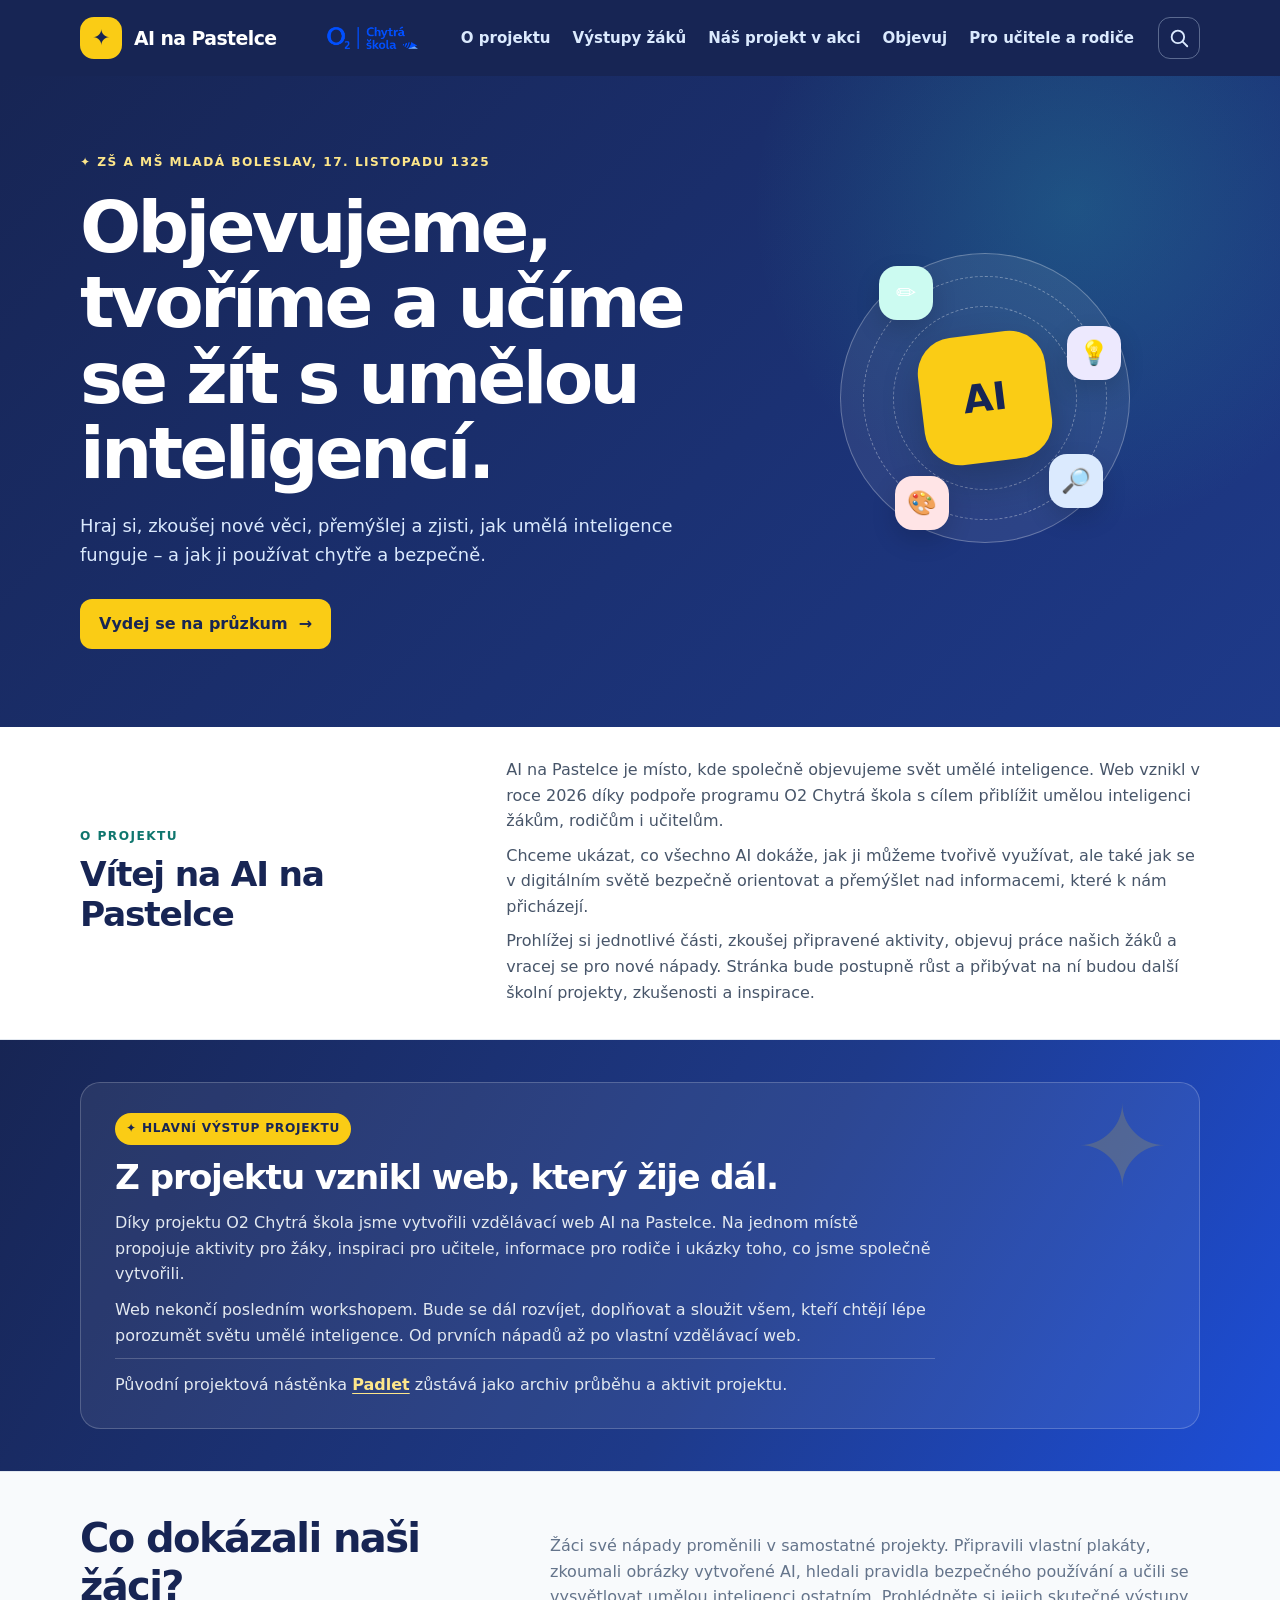
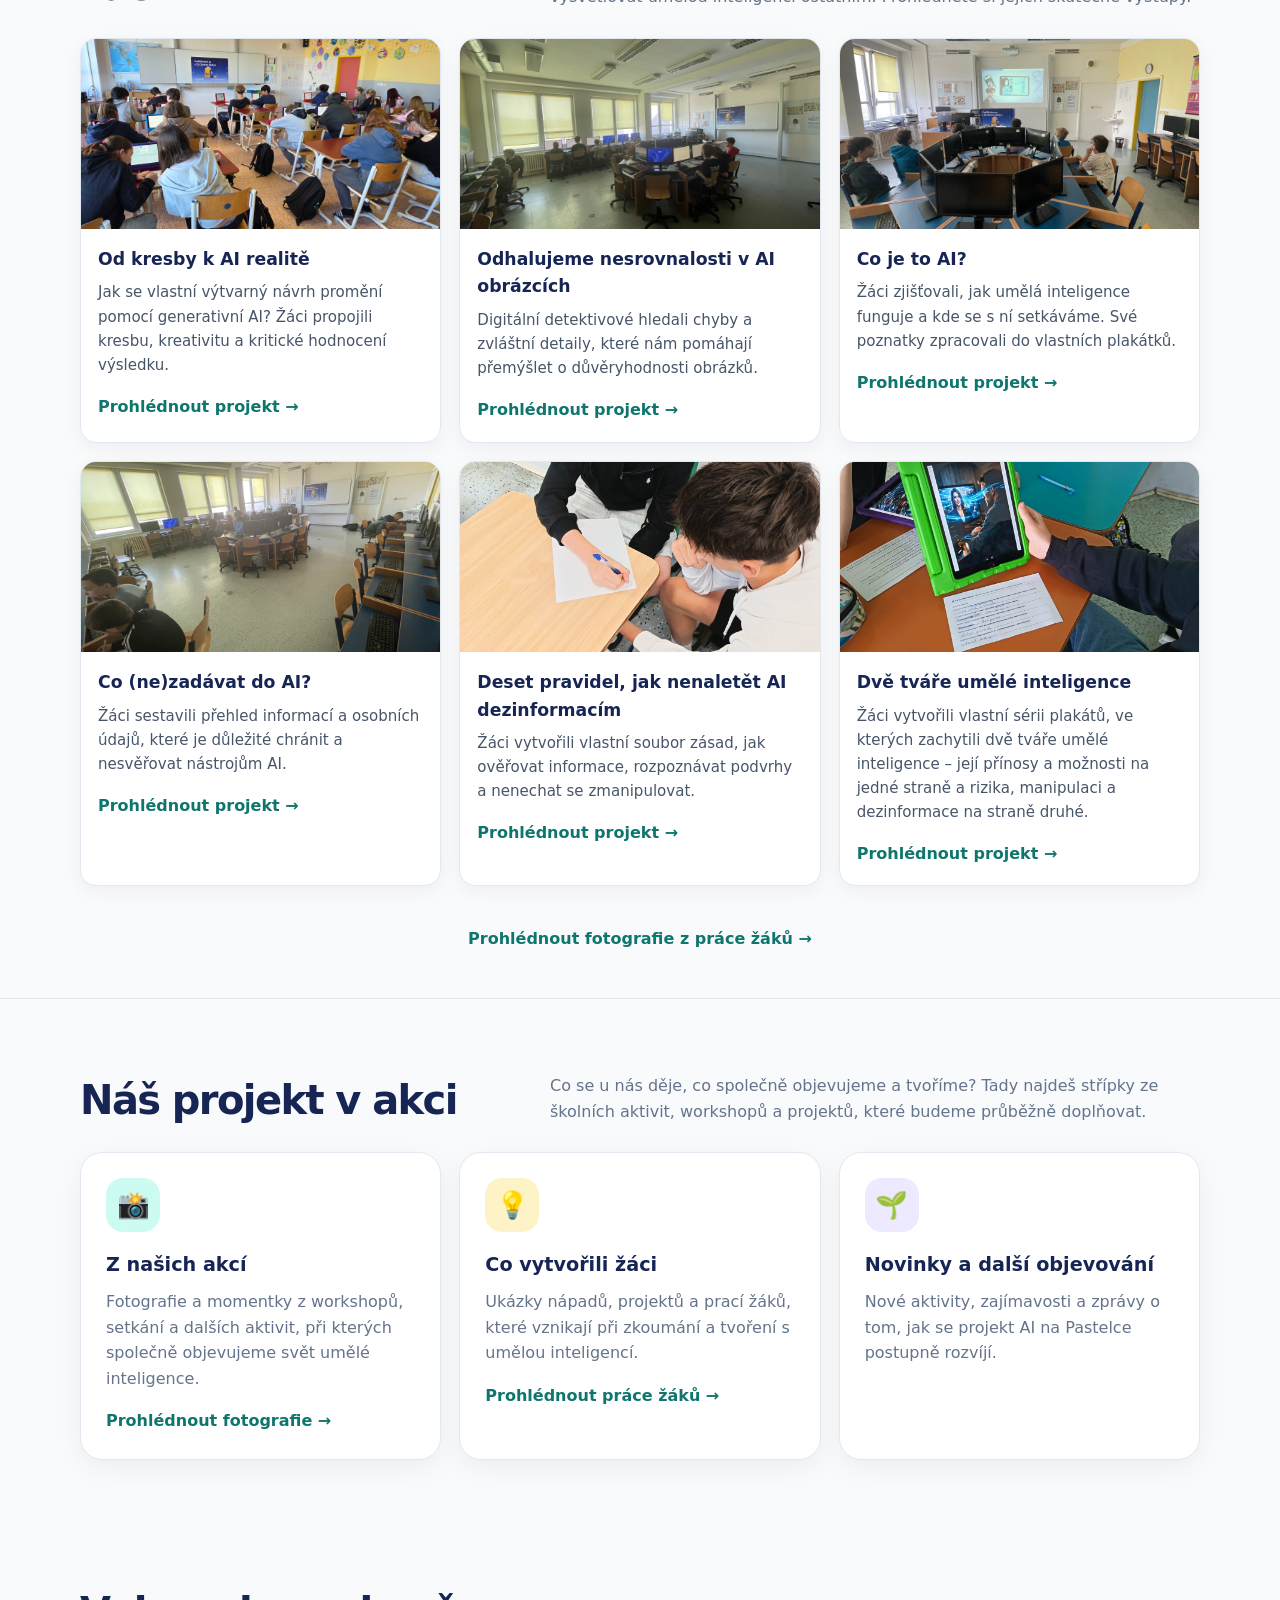
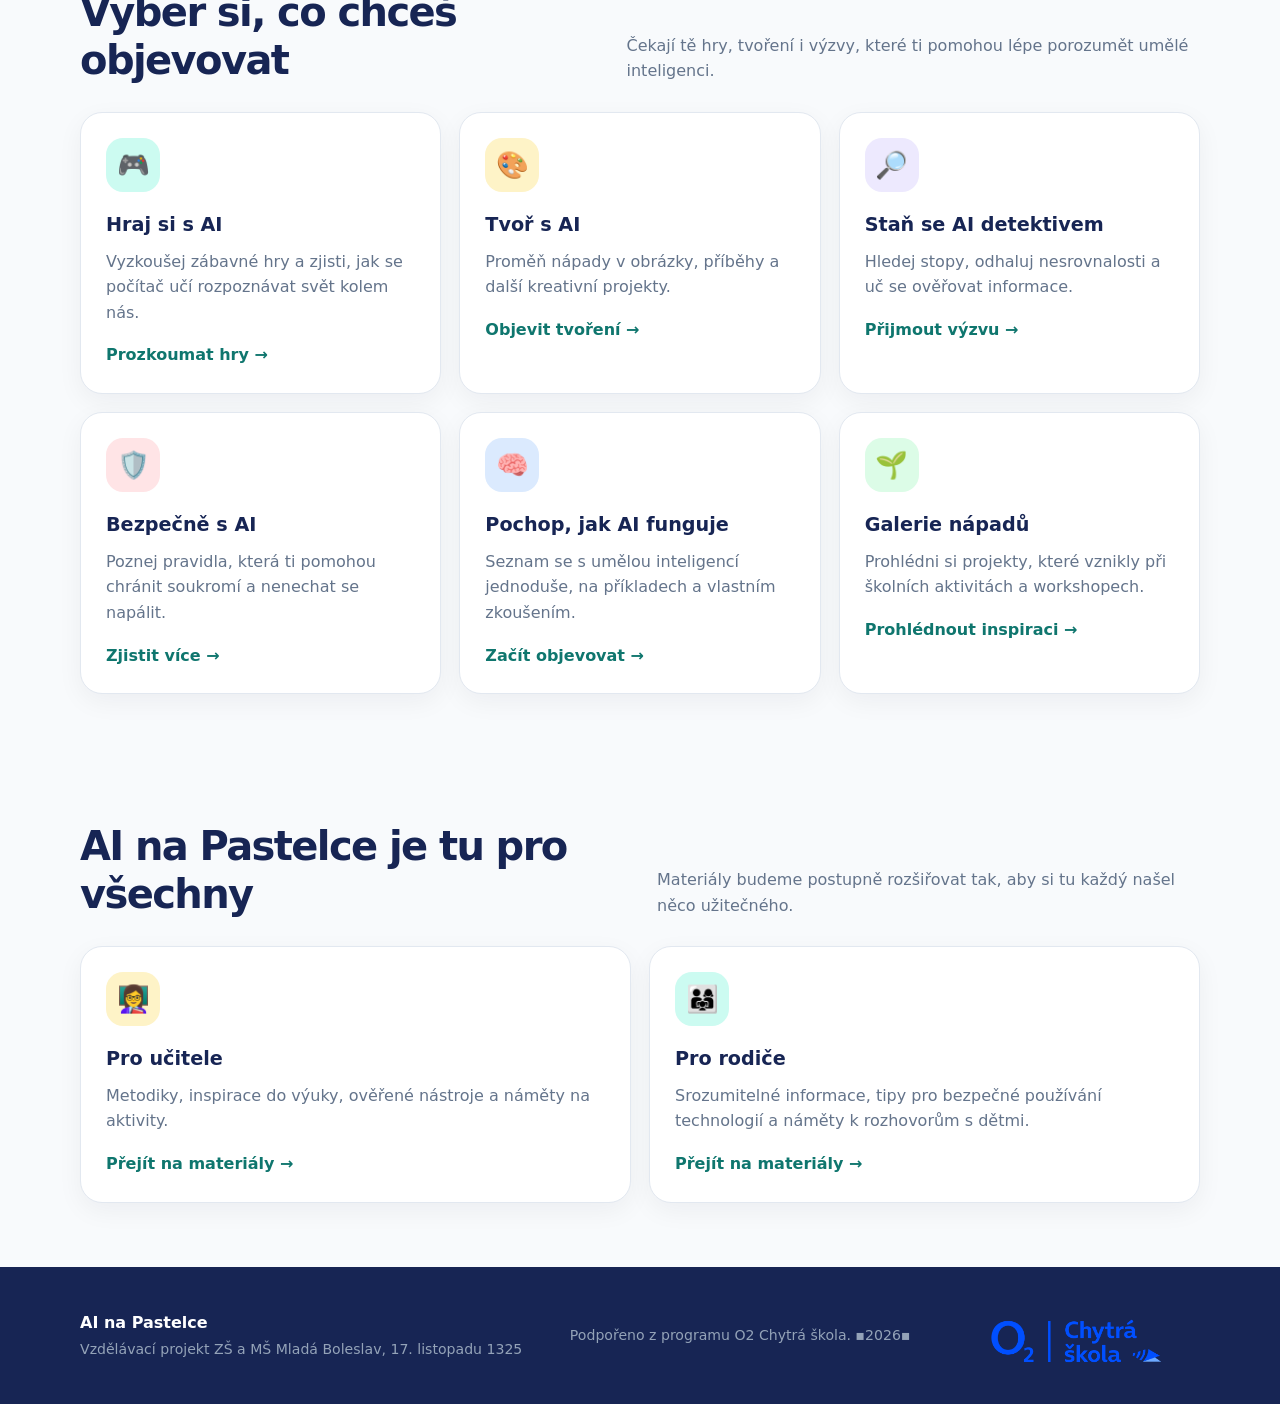
<file: index.html>
<!DOCTYPE html>
<html lang="cs">
<head>
  <meta charset="UTF-8">
  <meta name="viewport" content="width=device-width, initial-scale=1.0">
  <meta name="description" content="AI na Pastelce – vzdělávací portál o umělé inteligenci pro žáky, učitele a rodiče.">
  <meta name="theme-color" content="#172554">
  <title>AI na Pastelce | Objevujeme svět umělé inteligence</title>
  <link rel="stylesheet" href="style.css">
  <style>
    .welcome-section { padding: 30px 0 34px; background: #fff; border-bottom: 1px solid #e2e8f0; }
    .welcome-inner { display: grid; grid-template-columns: minmax(220px, .72fr) minmax(0, 1.28fr); align-items: center; gap: 36px; }
    .welcome-label { margin: 0 0 7px; color: #0f766e; font-size: .76rem; font-weight: 800; letter-spacing: .12em; text-transform: uppercase; }
    .welcome-section h1 { margin: 0; color: #172554; font-size: clamp(1.65rem, 3vw, 2.15rem); line-height: 1.18; letter-spacing: -.035em; }
    .welcome-copy p { margin: 0; color: #475569; font-size: 1rem; }
    .welcome-copy p + p { margin-top: 9px; }
    @media (max-width: 760px) { .welcome-inner { grid-template-columns: 1fr; gap: 12px; } }
    .project-feature { padding: 42px 0; background: linear-gradient(120deg, #172554 0%, #1e3a8a 58%, #1d4ed8 100%); color: #fff; }
    .project-feature-inner { position: relative; overflow: hidden; padding: 30px 34px; border: 1px solid rgba(255,255,255,.2); border-radius: 20px; background: rgba(255,255,255,.07); }
    .project-feature-inner::after { content: "✦"; position: absolute; right: 30px; top: 8px; color: rgba(250,204,21,.18); font-size: 112px; line-height: 1; pointer-events: none; }
    .project-feature-label { display: inline-block; margin: 0 0 12px; padding: 6px 11px; border-radius: 999px; background: #facc15; color: #172554; font-size: .76rem; font-weight: 800; letter-spacing: .06em; text-transform: uppercase; }
    .project-feature h2 { position: relative; z-index: 1; max-width: 720px; margin: 0 0 13px; color: #fff; font-size: clamp(1.65rem, 3vw, 2.15rem); line-height: 1.18; letter-spacing: -.035em; }
    .project-feature-copy { position: relative; z-index: 1; max-width: 820px; }
    .project-feature-copy p { margin: 0; color: #e2e8f0; font-size: 1rem; }
    .project-feature-copy p + p { margin-top: 10px; }
    .project-feature-note { padding-top: 13px; border-top: 1px solid rgba(255,255,255,.2); }
    .project-feature a { color: #fde68a; font-weight: 700; text-decoration: underline; text-underline-offset: 3px; }
    @media (max-width: 760px) { .project-feature { padding: 28px 0; } .project-feature-inner { padding: 24px 20px; } .project-feature-inner::after { right: 12px; top: 12px; font-size: 76px; } }
    .site-nav { justify-content: flex-start; }
    .site-links { margin-left: auto; }
    .site-search { position: relative; flex: 0 0 auto; }
    .site-search-toggle { display: grid; place-items: center; width: 42px; height: 42px; padding: 9px; border: 1px solid rgba(219,234,254,.35); border-radius: 12px; background: transparent; color: #dbeafe; cursor: pointer; }
    .site-search-toggle:hover, .site-search-toggle[aria-expanded="true"] { color: #172554; background: #facc15; border-color: #facc15; }
    .site-search-toggle svg { width: 22px; height: 22px; fill: none; stroke: currentColor; stroke-width: 2; stroke-linecap: round; }
    .site-search-panel { position: absolute; z-index: 20; top: calc(100% + 12px); right: 0; width: min(390px, calc(100vw - 32px)); padding: 14px; border: 1px solid #e2e8f0; border-radius: 16px; background: #fff; box-shadow: 0 16px 40px rgba(15,23,42,.2); color: #172033; }
    .site-search-panel[hidden] { display: none; }
    .site-search-form { display: flex; gap: 8px; }
    .site-search-form input { min-width: 0; flex: 1; padding: 11px 12px; border: 1px solid #cbd5e1; border-radius: 9px; color: #172033; font: inherit; }
    .site-search-form button { padding: 10px 13px; border: 0; border-radius: 9px; background: #172554; color: #fff; font: inherit; font-weight: 700; cursor: pointer; }
    .site-search-results { max-height: 340px; overflow-y: auto; }
    .site-search-results:empty { display: none; }
    .site-search-result { display: block; padding: 11px 3px; border-bottom: 1px solid #e2e8f0; text-decoration: none; }
    .site-search-result:last-child { border-bottom: 0; }
    .site-search-result strong { display: block; color: #172554; }
    .site-search-result span, .site-search-message { display: block; margin-top: 3px; color: #64748b; font-size: .88rem; }
    .visually-hidden { position: absolute; width: 1px; height: 1px; padding: 0; margin: -1px; overflow: hidden; clip: rect(0,0,0,0); white-space: nowrap; border: 0; }
    .o2-logo-placeholder { display: flex; align-items: center; justify-content: center; min-width: 190px; min-height: 62px; margin-top: 12px; padding: 10px 16px; border-radius: 10px; }
    .o2-logo-placeholder img { display: block; width: auto; max-width: 210px; max-height: 72px; object-fit: contain; }
    .header-o2-logo { display: flex; align-items: center; flex: 0 0 auto; margin-left: 18px; }
    .header-o2-logo img { display: block; width: auto; max-width: 112px; max-height: 38px; object-fit: contain; }
    @media (max-width: 760px) { .header-o2-logo { margin-left: 10px; } .header-o2-logo img { max-width: 82px; max-height: 30px; } .site-search { align-self: flex-start; } .site-search-panel { left: 0; right: auto; } }

    .student-work-section { padding: 42px 0 46px; background: #f8fafc; border-top: 1px solid #e2e8f0; border-bottom: 1px solid #e2e8f0; }
    .student-work-grid { display: grid; grid-template-columns: repeat(3, minmax(0, 1fr)); gap: 18px; margin-top: 24px; }
    .student-work-card { overflow: hidden; border: 1px solid #e2e8f0; border-radius: 16px; background: #fff; box-shadow: 0 5px 18px rgba(15,23,42,.05); }
    .student-work-card img { display: block; width: 100%; height: 190px; object-fit: cover; }
    .student-work-card-copy { padding: 17px 17px 19px; }
    .student-work-card h3 { margin: 0 0 7px; color: #172554; font-size: 1.08rem; }
    .student-work-card p { margin: 0; color: #475569; font-size: .94rem; }
    .student-work-more { margin: 23px 0 0; text-align: center; }
    @media (max-width: 900px) { .student-work-grid { grid-template-columns: repeat(2, minmax(0, 1fr)); } }
    @media (max-width: 520px) { .student-work-grid { grid-template-columns: 1fr; } .student-work-card img { height: 220px; } }
  </style>
</head>
<body>
  <header class="site-header">
    <div class="site-container site-nav">
      <a class="site-brand" href="#" aria-label="AI na Pastelce – úvodní stránka">
        <span class="site-brand-mark">✦</span><span>AI na Pastelce</span>
      </a>
      <a class="header-o2-logo" href="https://www.o2chytraskola.cz" target="_blank" rel="noopener noreferrer" aria-label="O2 Chytrá škola – oficiální web">
        <img src="images/o2-chytra-skola-logo.png" alt="O2 Chytrá škola">
      </a>
      <nav class="site-links" aria-label="Hlavní navigace">
        <a href="#o-projektu">O projektu</a>
        <a href="#vystupy-zaku">Výstupy žáků</a>
        <a href="#ze-zivota">Náš projekt v akci</a>
        <a href="#objevuj">Objevuj</a>
        <a href="#pro-koho">Pro učitele a rodiče</a>
      </nav>
      <div class="site-search">
        <button class="site-search-toggle" type="button" aria-label="Otevřít vyhledávání" aria-expanded="false" aria-controls="site-search-panel">
          <svg viewBox="0 0 24 24" aria-hidden="true"><circle cx="10.8" cy="10.8" r="6.8"></circle><path d="m16 16 5 5"></path></svg>
        </button>
        <div class="site-search-panel" id="site-search-panel" hidden>
          <form class="site-search-form" role="search">
            <label class="visually-hidden" for="site-search-input">Co chceš na webu najít?</label>
            <input id="site-search-input" type="search" placeholder="Co hledáš?" autocomplete="off">
            <button type="submit">Hledat</button>
          </form>
          <div class="site-search-results" id="site-search-results" aria-live="polite"></div>
        </div>
      </div>
    </div>
  </header>

  <main>

    <section class="site-hero">
      <div class="site-container hero-grid">
        <div>
          <div class="site-eyebrow">✦ ZŠ a MŠ Mladá Boleslav, 17. listopadu 1325</div>
          <h1>Objevujeme, tvoříme a učíme se žít s umělou inteligencí.</h1>
          <p>Hraj si, zkoušej nové věci, přemýšlej a zjisti, jak umělá inteligence funguje – a jak ji používat chytře a bezpečně.</p>
          <a class="site-button" href="#objevuj">Vydej se na průzkum&nbsp; →</a>
        </div>
        <div class="hero-art" aria-hidden="true">
          <div class="orbit">
            <span class="bubble b1">✏️</span><span class="bubble b2">💡</span>
            <span class="bubble b3">🎨</span><span class="bubble b4">🔎</span>
            <div class="ai-core">AI</div>
          </div>
        </div>
      </div>
    </section>

    <section class="welcome-section" id="o-projektu" aria-labelledby="welcome-title">
      <div class="site-container welcome-inner">
        <div>
          <p class="welcome-label">O projektu</p>
          <h1 id="welcome-title">Vítej na AI na Pastelce</h1>
        </div>
        <div class="welcome-copy">
          <p>AI na Pastelce je místo, kde společně objevujeme svět umělé inteligence. Web vznikl v roce 2026 díky podpoře programu O2 Chytrá škola s cílem přiblížit umělou inteligenci žákům, rodičům i učitelům.</p>
          <p>Chceme ukázat, co všechno AI dokáže, jak ji můžeme tvořivě využívat, ale také jak se v digitálním světě bezpečně orientovat a přemýšlet nad informacemi, které k nám přicházejí.</p>
          <p>Prohlížej si jednotlivé části, zkoušej připravené aktivity, objevuj práce našich žáků a vracej se pro nové nápady. Stránka bude postupně růst a přibývat na ní budou další školní projekty, zkušenosti a inspirace.</p>
        </div>
      </div>
    </section>

    <section class="project-feature" aria-labelledby="project-feature-title">
      <div class="site-container">
        <div class="project-feature-inner">
          <p class="project-feature-label">✦ Hlavní výstup projektu</p>
          <h2 id="project-feature-title">Z projektu vznikl web, který žije dál.</h2>
          <div class="project-feature-copy">
            <p>Díky projektu O2 Chytrá škola jsme vytvořili vzdělávací web AI na Pastelce. Na jednom místě propojuje aktivity pro žáky, inspiraci pro učitele, informace pro rodiče i ukázky toho, co jsme společně vytvořili.</p>
            <p>Web nekončí posledním workshopem. Bude se dál rozvíjet, doplňovat a sloužit všem, kteří chtějí lépe porozumět světu umělé inteligence. Od prvních nápadů až po vlastní vzdělávací web.</p>
            <p class="project-feature-note">Původní projektová nástěnka <a href="https://padlet.com/janasovova/ai-na-pastelce-qwyae4meaxt2o50g?lang=cs" target="_blank" rel="noopener noreferrer">Padlet</a> zůstává jako archiv průběhu a aktivit projektu.</p>
          </div>
        </div>
      </div>
    </section>

    <section class="student-work-section" id="vystupy-zaku" aria-labelledby="student-work-title">
      <div class="site-container">
        <div class="site-section-heading">
          <h2 id="student-work-title">Co dokázali naši žáci?</h2>
          <p>Žáci své nápady proměnili v samostatné projekty. Připravili vlastní plakáty, zkoumali obrázky vytvořené AI, hledali pravidla bezpečného používání a učili se vysvětlovat umělou inteligenci ostatním. Prohlédněte si jejich skutečné výstupy.</p>
        </div>
        <div class="student-work-grid">
          <article class="student-work-card">
            <img src="images/galerie/zaci/fotoalbum-7/20260427_081244.jpg" alt="Žákovské návrhy olympijského oblečení od kresby k realistickému návrhu" loading="lazy">
            <div class="student-work-card-copy">
              <h3>Od kresby k AI realitě</h3>
              <p>Jak se vlastní výtvarný návrh promění pomocí generativní AI? Žáci propojili kresbu, kreativitu a kritické hodnocení výsledku.</p>
              <a class="site-card-link" href="https://zspastelka.github.io/Od-kresby-k-AI-realit-/" target="_blank" rel="noopener noreferrer">Prohlédnout projekt →</a>
            </div>
          </article>
          <article class="student-work-card">
            <img src="images/galerie/zaci/fotoalbum-5/20260424_081808967_iOS.jpg" alt="Žáci při hledání nesrovnalostí v obrázcích vytvořených umělou inteligencí" loading="lazy">
            <div class="student-work-card-copy">
              <h3>Odhalujeme nesrovnalosti v AI obrázcích</h3>
              <p>Digitální detektivové hledali chyby a zvláštní detaily, které nám pomáhají přemýšlet o důvěryhodnosti obrázků.</p>
              <a class="site-card-link" href="https://zspastelka.github.io/Odhalujeme-nesrovnalosti-v-AI-obrazcich/" target="_blank" rel="noopener noreferrer">Prohlédnout projekt →</a>
            </div>
          </article>
          <article class="student-work-card">
            <img src="images/galerie/zaci/fotoalbum-2/20260415_101408083_iOS.jpg" alt="Žáci při vyhledávání a zpracování informací o umělé inteligenci" loading="lazy">
            <div class="student-work-card-copy">
              <h3>Co je to AI?</h3>
              <p>Žáci zjišťovali, jak umělá inteligence funguje a kde se s ní setkáváme. Své poznatky zpracovali do vlastních plakátků.</p>
              <a class="site-card-link" href="https://zspastelka.github.io/Co-je-AI/" target="_blank" rel="noopener noreferrer">Prohlédnout projekt →</a>
            </div>
          </article>
          <article class="student-work-card">
            <img src="images/galerie/zaci/fotoalbum-4/20260424_102505288_iOS.jpg" alt="Žáci při práci na pravidlech ochrany soukromí při používání umělé inteligence" loading="lazy">
            <div class="student-work-card-copy">
              <h3>Co (ne)zadávat do AI?</h3>
              <p>Žáci sestavili přehled informací a osobních údajů, které je důležité chránit a nesvěřovat nástrojům AI.</p>
              <a class="site-card-link" href="https://zspastelka.github.io/Co-nezadavat-do-AI/" target="_blank" rel="noopener noreferrer">Prohlédnout projekt →</a>
            </div>
          </article>
          <article class="student-work-card">
            <img src="images/galerie/zaci/fotoalbum-9/20260603_074310000_iOS.jpg" alt="Žáci při tvorbě pravidel pro rozpoznávání dezinformací vytvořených umělou inteligencí" loading="lazy">
            <div class="student-work-card-copy">
              <h3>Deset pravidel, jak nenaletět AI dezinformacím</h3>
              <p>Žáci vytvořili vlastní soubor zásad, jak ověřovat informace, rozpoznávat podvrhy a nenechat se zmanipulovat.</p>
              <a class="site-card-link" href="https://zspastelka.github.io/Deset-pravidel-jak-nenaletet-AI-dezinformacim/" target="_blank" rel="noopener noreferrer">Prohlédnout projekt →</a>
            </div>
          </article>
          <article class="student-work-card">
            <img src="images/galerie/zaci/fotoalbum-11/20260604_104607000_iOS%201.jpg" alt="Žáci při tvorbě plakátů pomocí umělé inteligence" loading="lazy">
            <div class="student-work-card-copy">
              <h3>Dvě tváře umělé inteligence</h3>
              <p>Žáci vytvořili vlastní sérii plakátů, ve kterých zachytili dvě tváře umělé inteligence – její přínosy a možnosti na jedné straně a rizika, manipulaci a dezinformace na straně druhé.</p>
              <a class="site-card-link" href="https://zspastelka.github.io/Dve-tvare-umele-inteligence/">Prohlédnout projekt →</a>
            </div>
          </article>
        </div>
        <p class="student-work-more"><a class="site-card-link" href="fotografie.html">Prohlédnout fotografie z práce žáků →</a></p>
      </div>
    </section>

    <section class="site-section" id="ze-zivota">
      <div class="site-container">
        <div class="site-section-heading">
          <h2>Náš projekt v akci</h2>
          <p>Co se u nás děje, co společně objevujeme a tvoříme? Tady najdeš střípky ze školních aktivit, workshopů a projektů, které budeme průběžně doplňovat.</p>
        </div>
        <div class="site-grid">
          <article class="site-card">
            <div class="card-icon mint">📸</div>
            <h3>Z našich akcí</h3>
            <p>Fotografie a momentky z workshopů, setkání a dalších aktivit, při kterých společně objevujeme svět umělé inteligence.</p>
            <a class="site-card-link" href="fotografie.html">Prohlédnout fotografie →</a>
          </article>
          <article class="site-card">
            <div class="card-icon gold">💡</div>
            <h3>Co vytvořili žáci</h3>
            <p>Ukázky nápadů, projektů a prací žáků, které vznikají při zkoumání a tvoření s umělou inteligencí.</p>
            <a class="site-card-link" href="fotografie.html">Prohlédnout práce žáků →</a>
          </article>
          <article class="site-card">
            <div class="card-icon lilac">🌱</div>
            <h3>Novinky a další objevování</h3>
            <p>Nové aktivity, zajímavosti a zprávy o tom, jak se projekt AI na Pastelce postupně rozvíjí.</p>
          </article>
        </div>
      </div>
    </section>

    <section class="site-section" id="objevuj">
      <div class="site-container">
        <div class="site-section-heading">
          <h2>Vyber si, co chceš objevovat</h2>
          <p>Čekají tě hry, tvoření i výzvy, které ti pomohou lépe porozumět umělé inteligenci.</p>
        </div>
        <div class="site-grid">
          <article class="site-card">
            <div class="card-icon mint">🎮</div>
            <h3>Hraj si s AI</h3>
            <p>Vyzkoušej zábavné hry a zjisti, jak se počítač učí rozpoznávat svět kolem nás.</p>
            <a class="site-card-link" href="hraj-si-s-ai.html">Prozkoumat hry →</a>
          </article>
          <article class="site-card">
            <div class="card-icon gold">🎨</div>
            <h3>Tvoř s AI</h3>
            <p>Proměň nápady v obrázky, příběhy a další kreativní projekty.</p>
            <a class="site-card-link" href="tvor-s-ai.html">Objevit tvoření →</a>
          </article>
          <article class="site-card">
            <div class="card-icon lilac">🔎</div>
            <h3>Staň se AI detektivem</h3>
            <p>Hledej stopy, odhaluj nesrovnalosti a uč se ověřovat informace.</p>
            <a class="site-card-link" href="ai-detektiv.html">Přijmout výzvu →</a>
          </article>
          <article class="site-card">
            <div class="card-icon rose">🛡️</div>
            <h3>Bezpečně s AI</h3>
            <p>Poznej pravidla, která ti pomohou chránit soukromí a nenechat se napálit.</p>
            <a class="site-card-link" href="bezpecne-na-internetu.html">Zjistit více →</a>
          </article>
          <article class="site-card">
            <div class="card-icon sky">🧠</div>
            <h3>Pochop, jak AI funguje</h3>
            <p>Seznam se s umělou inteligencí jednoduše, na příkladech a vlastním zkoušením.</p>
            <a class="site-card-link" href="jak-funguje-ai.html">Začít objevovat →</a>
          </article>
          <article class="site-card">
            <div class="card-icon green">🌱</div>
            <h3>Galerie nápadů</h3>
            <p>Prohlédni si projekty, které vznikly při školních aktivitách a workshopech.</p>
            <a class="site-card-link" href="fotografie.html">Prohlédnout inspiraci →</a>
          </article>
        </div>
      </div>
    </section>

    <section class="site-section" id="pro-koho">
      <div class="site-container">
        <div class="site-section-heading">
          <h2>AI na Pastelce je tu pro všechny</h2>
          <p>Materiály budeme postupně rozšiřovat tak, aby si tu každý našel něco užitečného.</p>
        </div>
        <div class="audience">
          <article class="site-card">
            <div class="card-icon gold">👩‍🏫</div>
            <h3>Pro učitele</h3>
            <p>Metodiky, inspirace do výuky, ověřené nástroje a náměty na aktivity.</p>
            <a class="site-card-link" href="pro-ucitele.html">Přejít na materiály →</a>
          </article>
          <article class="site-card">
            <div class="card-icon mint">👨‍👩‍👧</div>
            <h3>Pro rodiče</h3>
            <p>Srozumitelné informace, tipy pro bezpečné používání technologií a náměty k rozhovorům s dětmi.</p>
            <a class="site-card-link" href="pro-rodice.html">Přejít na materiály →</a>
          </article>
        </div>
      </div>
    </section>
  </main>

  <footer class="site-footer">
    <div class="site-container site-footer-inner">
      <div><strong>AI na Pastelce</strong><br><span class="site-muted">Vzdělávací projekt ZŠ a MŠ Mladá Boleslav, 17. listopadu 1325</span></div>
      <div class="site-muted">Podpořeno z programu O2 Chytrá škola. ▪️2026▪️</div>
      <a class="o2-logo-placeholder" href="https://www.o2chytraskola.cz" target="_blank" rel="noopener noreferrer" aria-label="O2 Chytrá škola – oficiální web">
        <img src="images/o2-chytra-skola-logo.png" alt="O2 Chytrá škola">
      </a>
    </div>
  </footer>
  <script>
    (() => {
      const pages = [
        { path: "index.html", name: "Úvodní stránka" },
        { path: "hraj-si-s-ai.html", name: "Hraj si s AI" },
        { path: "tvor-s-ai.html", name: "Tvoř s AI" },
        { path: "ai-detektiv.html", name: "AI detektiv" },
        { path: "bezpecne-na-internetu.html", name: "Bezpečně na internetu" },
        { path: "jak-funguje-ai.html", name: "Jak funguje AI" },
        { path: "pro-ucitele.html", name: "Pro učitele" },
        { path: "pro-rodice.html", name: "Pro rodiče" }
      ];
      const toggle = document.querySelector(".site-search-toggle");
      const panel = document.getElementById("site-search-panel");
      const form = document.querySelector(".site-search-form");
      const input = document.getElementById("site-search-input");
      const results = document.getElementById("site-search-results");
      let indexPromise;
      const normalize = value => value.toLocaleLowerCase("cs").normalize("NFD").replace(/[\\u0300-\\u036f]/g, "");
      const loadIndex = () => indexPromise ||= Promise.all(pages.map(async page => {
        try {
          const response = await fetch(page.path);
          if (!response.ok) throw new Error("Page unavailable");
          const html = await response.text();
          const doc = new DOMParser().parseFromString(html, "text/html");
          const text = (doc.querySelector("main") || doc.body).textContent.replace(/\\s+/g, " ").trim();
          const title = doc.querySelector("h1")?.textContent.trim() || page.name;
          return { ...page, title, text, normalized: normalize(title + " " + text) };
        } catch { return null; }
      }));
      const showMessage = message => { results.replaceChildren(); const p = document.createElement("p"); p.className = "site-search-message"; p.textContent = message; results.append(p); };
      toggle.addEventListener("click", () => {
        const open = panel.hidden;
        panel.hidden = !open;
        toggle.setAttribute("aria-expanded", String(open));
        if (open) input.focus(); else { input.value = ""; results.replaceChildren(); }
      });
      form.addEventListener("submit", async event => {
        event.preventDefault();
        const query = normalize(input.value.trim());
        if (query.length < 2) { showMessage("Zadej alespoň dva znaky."); return; }
        showMessage("Prohledávám stránky…");
        const allPages = (await loadIndex()).filter(Boolean);
        const terms = query.split(/\\s+/).filter(Boolean);
        const matches = allPages.filter(page => terms.every(term => page.normalized.includes(term)));
        results.replaceChildren();
        if (!matches.length) { showMessage("Nic jsem nenašla. Zkus jiné klíčové slovo."); return; }
        matches.forEach(page => {
          const link = document.createElement("a");
          link.className = "site-search-result";
          link.href = page.path;
          const heading = document.createElement("strong");
          heading.textContent = page.name;
          const snippet = document.createElement("span");
          const at = page.normalized.indexOf(terms[0]);
          snippet.textContent = (at >= 0 ? page.text.slice(Math.max(0, at - 55), at + 125) : page.text.slice(0, 150)).trim() + "…";
          link.append(heading, snippet);
          results.append(link);
        });
      });
      document.addEventListener("click", event => {
        if (!event.target.closest(".site-search")) { panel.hidden = true; toggle.setAttribute("aria-expanded", "false"); }
      });
      document.addEventListener("keydown", event => {
        if (event.key === "Escape" && !panel.hidden) { panel.hidden = true; toggle.setAttribute("aria-expanded", "false"); toggle.focus(); }
      });
    })();
  </script>
</body>
</html>
</file>
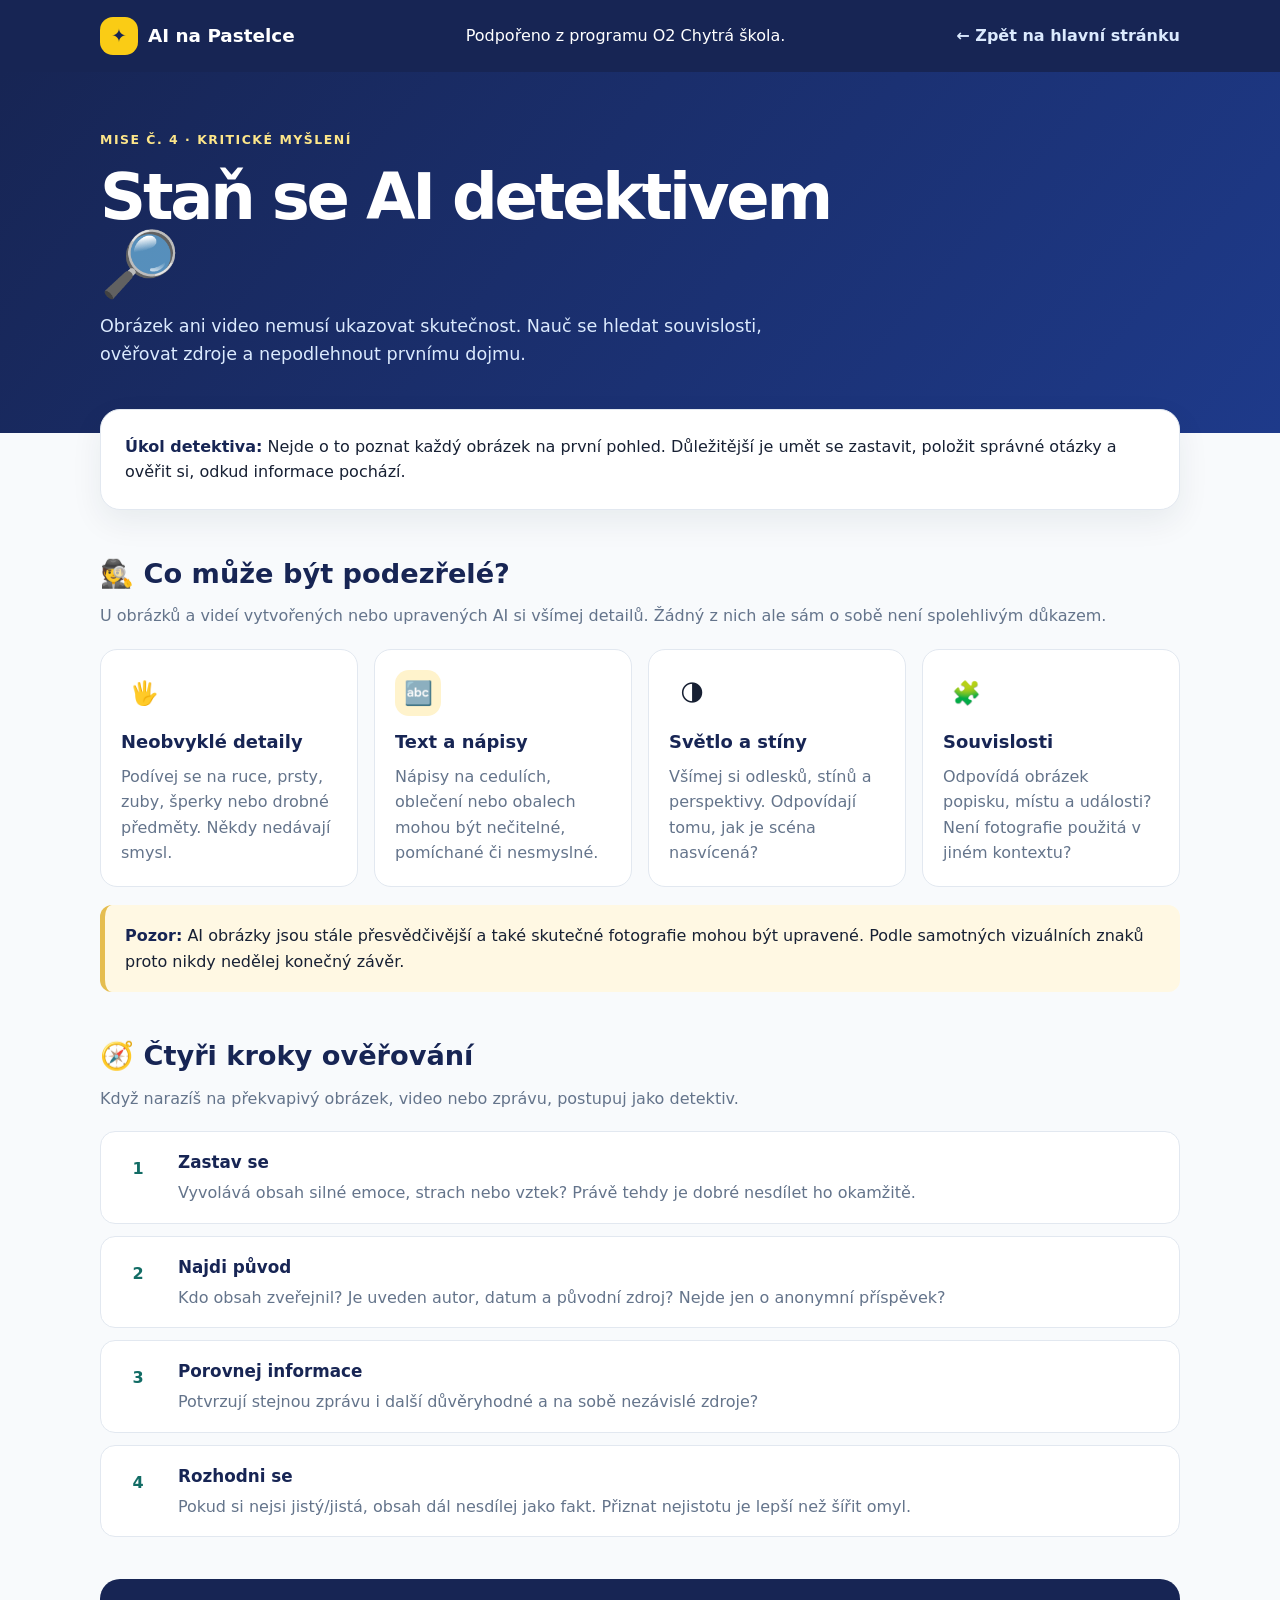
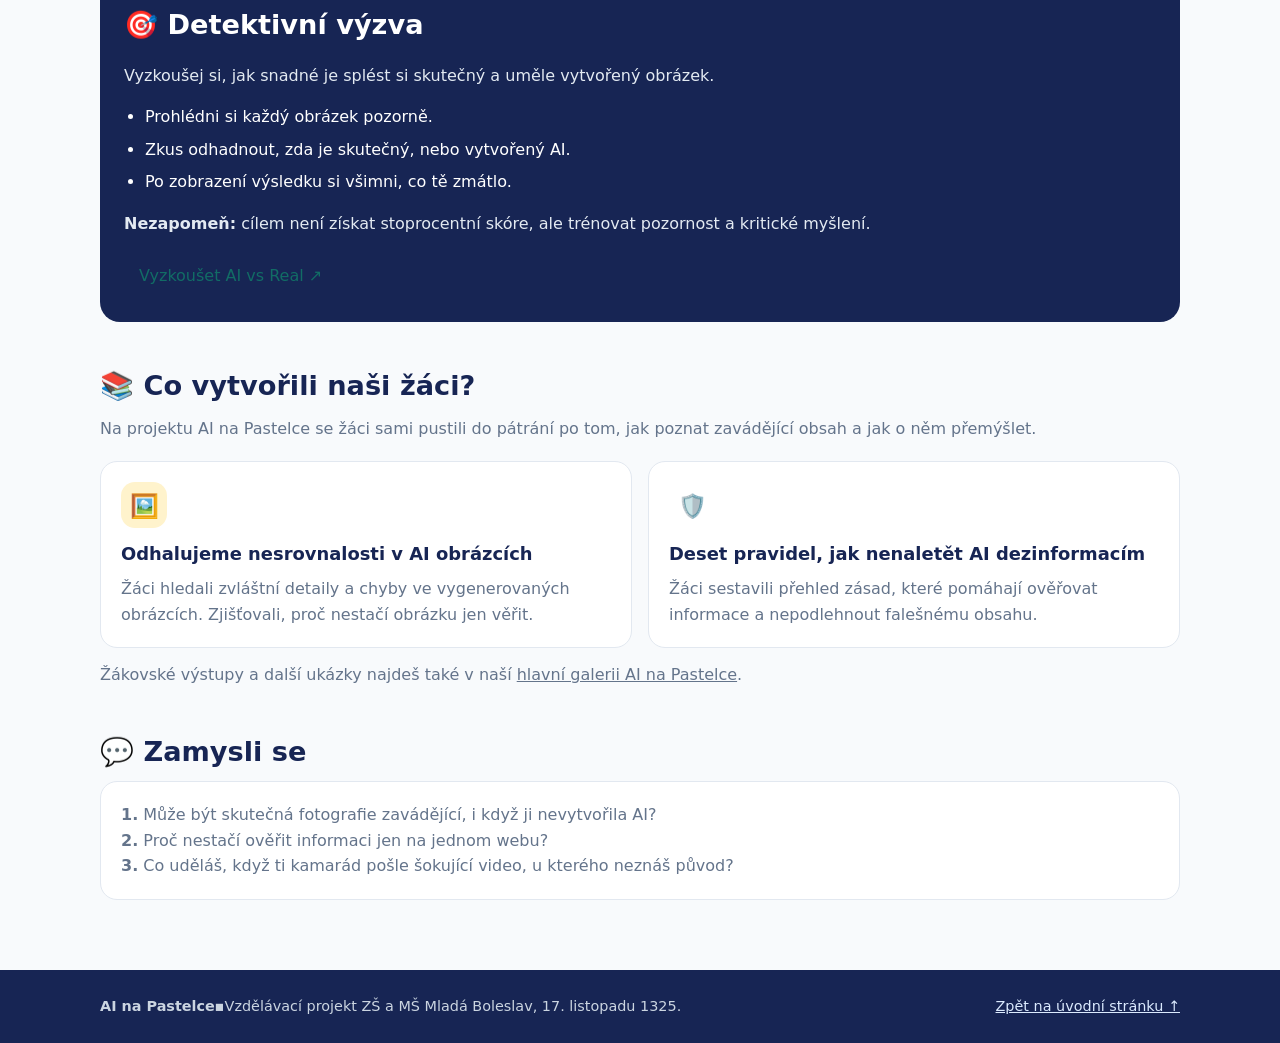
<file: ai-detektiv.html>
<!doctype html>
<html lang="cs">
<head>
  <meta charset="utf-8">
  <meta name="viewport" content="width=device-width, initial-scale=1">
  <meta name="description" content="Staň se AI detektivem. Uč se ověřovat obrázky, videa a informace vytvořené umělou inteligencí.">
  <title>AI detektiv – AI na Pastelce</title>
  <style>
    :root{--navy:#172554;--blue:#1e3a8a;--teal:#0f766e;--yellow:#facc15;--ink:#172033;--muted:#64748b;--paper:#f8fafc;--line:#e2e8f0;font-family:system-ui,-apple-system,"Segoe UI",sans-serif}
    *{box-sizing:border-box}html{scroll-behavior:smooth}body{margin:0;background:var(--paper);color:var(--ink);font-family:system-ui,-apple-system,"Segoe UI",sans-serif;line-height:1.6}
    a{color:inherit}a:focus,button:focus{outline:3px solid #e5b83e;outline-offset:3px}
    header{background:var(--navy);color:white}.nav{min-height:72px;display:flex;align-items:center;justify-content:space-between;gap:20px}.brand{font-weight:850;text-decoration:none;font-size:1.15rem;display:flex;gap:10px;align-items:center}.mark{display:grid;place-items:center;width:38px;height:38px;border-radius:13px;background:var(--yellow);color:var(--navy)}.back{color:#dbeafe;text-decoration:none;font-weight:650}
    .hero{background:linear-gradient(130deg,#172554,#1e3a8a);color:#fff;padding:58px 0 64px}
    .wrap{width:min(1080px,calc(100% - 36px));margin:0 auto}.eyebrow{margin:0 0 8px;color:#fde68a;text-transform:uppercase;letter-spacing:.12em;font-size:.78rem;font-weight:850}.hero h1{font-size:clamp(2.4rem,6vw,4rem);line-height:1.05;letter-spacing:-.05em;margin:14px 0;max-width:760px}.hero p{font-size:1.1rem;max-width:700px;color:#dbeafe;margin:0}
    main{padding:34px 0 70px}.intro{background:#fff;border:1px solid var(--line);border-radius:20px;padding:24px;margin-top:-58px;box-shadow:0 12px 32px #14243b12}.intro strong{color:var(--navy)}
    .section{margin-top:42px}.section h2{font-size:1.7rem;color:var(--navy);margin:0 0 8px}.lead{color:var(--muted);margin:0 0 20px}
    .grid{display:grid;grid-template-columns:repeat(auto-fit,minmax(230px,1fr));gap:16px}.card{background:#fff;border:1px solid var(--line);border-radius:17px;padding:20px}.icon{width:46px;height:46px;display:grid;place-items:center;border-radius:14px;font-size:1.45rem;margin-bottom:12px}.mint{background:var(--mint)}.gold{background:#fff3cc}.lilac{background:var(--lilac)}.rose{background:var(--rose)}.card h3{margin:0 0 7px;color:var(--navy);font-size:1.12rem}.card p{margin:0;color:var(--muted)}
    .steps{counter-reset:step;display:grid;gap:12px}.step{display:grid;grid-template-columns:46px 1fr;gap:14px;align-items:start;background:#fff;border:1px solid var(--line);border-radius:15px;padding:17px}.num{width:40px;height:40px;border-radius:50%;background:var(--mint);color:#126c65;font-weight:800;display:grid;place-items:center}.step h3{margin:0 0 4px;color:var(--navy);font-size:1.05rem}.step p{margin:0;color:var(--muted)}
    .callout{background:#fff8e3;border-left:5px solid #e5bd4f;border-radius:12px;padding:18px 20px;margin-top:18px}.callout strong{color:var(--navy)}
    .challenge{background:var(--navy);color:#fff;border-radius:20px;padding:24px}.challenge h2{color:#fff;margin-top:0}.challenge p{color:#e3eaf2}.challenge ul{padding-left:21px}.challenge li{margin:7px 0}
    .resource{display:flex;justify-content:space-between;gap:16px;align-items:center;flex-wrap:wrap;background:#fff;border:1px solid var(--line);border-radius:15px;padding:18px}.resource p{margin:3px 0 0;color:var(--muted)}.pill{display:inline-block;background:var(--mint);color:#126c65;text-decoration:none;padding:10px 15px;border-radius:999px;white-space:nowrap}
    footer{background:var(--navy);color:#cbd5e1;padding:25px 0;font-size:.9rem}.foot{display:flex;justify-content:space-between;gap:15px;flex-wrap:wrap}.foot a{color:#dbeafe;text-decoration:underline;font-weight:400}.foot a:hover{text-decoration:none}
    @media(max-width:700px){.nav{padding:14px 0;align-items:flex-start;flex-direction:column}.hero{padding:48px 0}.intro{padding:19px}.step{grid-template-columns:38px 1fr;padding:14px}.num{width:36px;height:36px}.wrap{width:min(100% - 28px,1080px)}}
  </style>
</head>
<body>
  <header><div class="wrap nav"><a class="brand" href="index.html"><span class="mark">✦</span>AI na Pastelce</a><span>Podpořeno z programu O2 Chytrá škola.</span><a class="back" href="index.html">← Zpět na hlavní stránku</a></div></header>
  <section class="hero"><div class="wrap">
      <div class="eyebrow">Mise č. 4 · Kritické myšlení</div>
      <h1>Staň se AI detektivem 🔎</h1>
      <p>Obrázek ani video nemusí ukazovat skutečnost. Nauč se hledat souvislosti, ověřovat zdroje a nepodlehnout prvnímu dojmu.</p>
    </div></section>
  <main class="wrap">
    <div class="intro"><strong>Úkol detektiva:</strong> Nejde o to poznat každý obrázek na první pohled. Důležitější je umět se zastavit, položit správné otázky a ověřit si, odkud informace pochází.</div>

    <section class="section">
      <h2>🕵️ Co může být podezřelé?</h2>
      <p class="lead">U obrázků a videí vytvořených nebo upravených AI si všímej detailů. Žádný z nich ale sám o sobě není spolehlivým důkazem.</p>
      <div class="grid">
        <article class="card"><div class="icon mint">🖐️</div><h3>Neobvyklé detaily</h3><p>Podívej se na ruce, prsty, zuby, šperky nebo drobné předměty. Někdy nedávají smysl.</p></article>
        <article class="card"><div class="icon gold">🔤</div><h3>Text a nápisy</h3><p>Nápisy na cedulích, oblečení nebo obalech mohou být nečitelné, pomíchané či nesmyslné.</p></article>
        <article class="card"><div class="icon lilac">🌗</div><h3>Světlo a stíny</h3><p>Všímej si odlesků, stínů a perspektivy. Odpovídají tomu, jak je scéna nasvícená?</p></article>
        <article class="card"><div class="icon rose">🧩</div><h3>Souvislosti</h3><p>Odpovídá obrázek popisku, místu a události? Není fotografie použitá v jiném kontextu?</p></article>
      </div>
      <div class="callout"><strong>Pozor:</strong> AI obrázky jsou stále přesvědčivější a také skutečné fotografie mohou být upravené. Podle samotných vizuálních znaků proto nikdy nedělej konečný závěr.</div>
    </section>

    <section class="section">
      <h2>🧭 Čtyři kroky ověřování</h2>
      <p class="lead">Když narazíš na překvapivý obrázek, video nebo zprávu, postupuj jako detektiv.</p>
      <div class="steps">
        <div class="step"><div class="num">1</div><div><h3>Zastav se</h3><p>Vyvolává obsah silné emoce, strach nebo vztek? Právě tehdy je dobré nesdílet ho okamžitě.</p></div></div>
        <div class="step"><div class="num">2</div><div><h3>Najdi původ</h3><p>Kdo obsah zveřejnil? Je uveden autor, datum a původní zdroj? Nejde jen o anonymní příspěvek?</p></div></div>
        <div class="step"><div class="num">3</div><div><h3>Porovnej informace</h3><p>Potvrzují stejnou zprávu i další důvěryhodné a na sobě nezávislé zdroje?</p></div></div>
        <div class="step"><div class="num">4</div><div><h3>Rozhodni se</h3><p>Pokud si nejsi jistý/jistá, obsah dál nesdílej jako fakt. Přiznat nejistotu je lepší než šířit omyl.</p></div></div>
      </div>
    </section>

    <section class="section">
      <div class="challenge">
        <h2>🎯 Detektivní výzva</h2>
        <p>Vyzkoušej si, jak snadné je splést si skutečný a uměle vytvořený obrázek.</p>
        <ul>
          <li>Prohlédni si každý obrázek pozorně.</li>
          <li>Zkus odhadnout, zda je skutečný, nebo vytvořený AI.</li>
          <li>Po zobrazení výsledku si všimni, co tě zmátlo.</li>
        </ul>
        <p><strong>Nezapomeň:</strong> cílem není získat stoprocentní skóre, ale trénovat pozornost a kritické myšlení.</p>
        <a class="pill" href="https://ai-vs-real.com/" target="_blank" rel="noopener noreferrer">Vyzkoušet AI vs Real ↗</a>
      </div>
    </section>

    <section class="section">
      <h2>📚 Co vytvořili naši žáci?</h2>
      <p class="lead">Na projektu AI na Pastelce se žáci sami pustili do pátrání po tom, jak poznat zavádějící obsah a jak o něm přemýšlet.</p>
      <div class="grid">
        <article class="card"><div class="icon gold">🖼️</div><h3>Odhalujeme nesrovnalosti v AI obrázcích</h3><p>Žáci hledali zvláštní detaily a chyby ve vygenerovaných obrázcích. Zjišťovali, proč nestačí obrázku jen věřit.</p></article>
        <article class="card"><div class="icon mint">🛡️</div><h3>Deset pravidel, jak nenaletět AI dezinformacím</h3><p>Žáci sestavili přehled zásad, které pomáhají ověřovat informace a nepodlehnout falešnému obsahu.</p></article>
      </div>
      <p class="lead" style="margin-top:14px">Žákovské výstupy a další ukázky najdeš také v naší <a href="index.html">hlavní galerii AI na Pastelce</a>.</p>
    </section>

    <section class="section">
      <h2>💬 Zamysli se</h2>
      <div class="card">
        <p><strong>1.</strong> Může být skutečná fotografie zavádějící, i když ji nevytvořila AI?</p>
        <p><strong>2.</strong> Proč nestačí ověřit informaci jen na jednom webu?</p>
        <p><strong>3.</strong> Co uděláš, když ti kamarád pošle šokující video, u kterého neznáš původ?</p>
      </div>
    </section>
  </main>
  <footer><div class="wrap foot"><span><strong>AI na Pastelce</strong>▪️Vzdělávací projekt ZŠ a MŠ Mladá Boleslav, 17. listopadu 1325.</span><a href="index.html">Zpět na úvodní stránku ↑</a></div></footer>
</body>
</html>
</file>
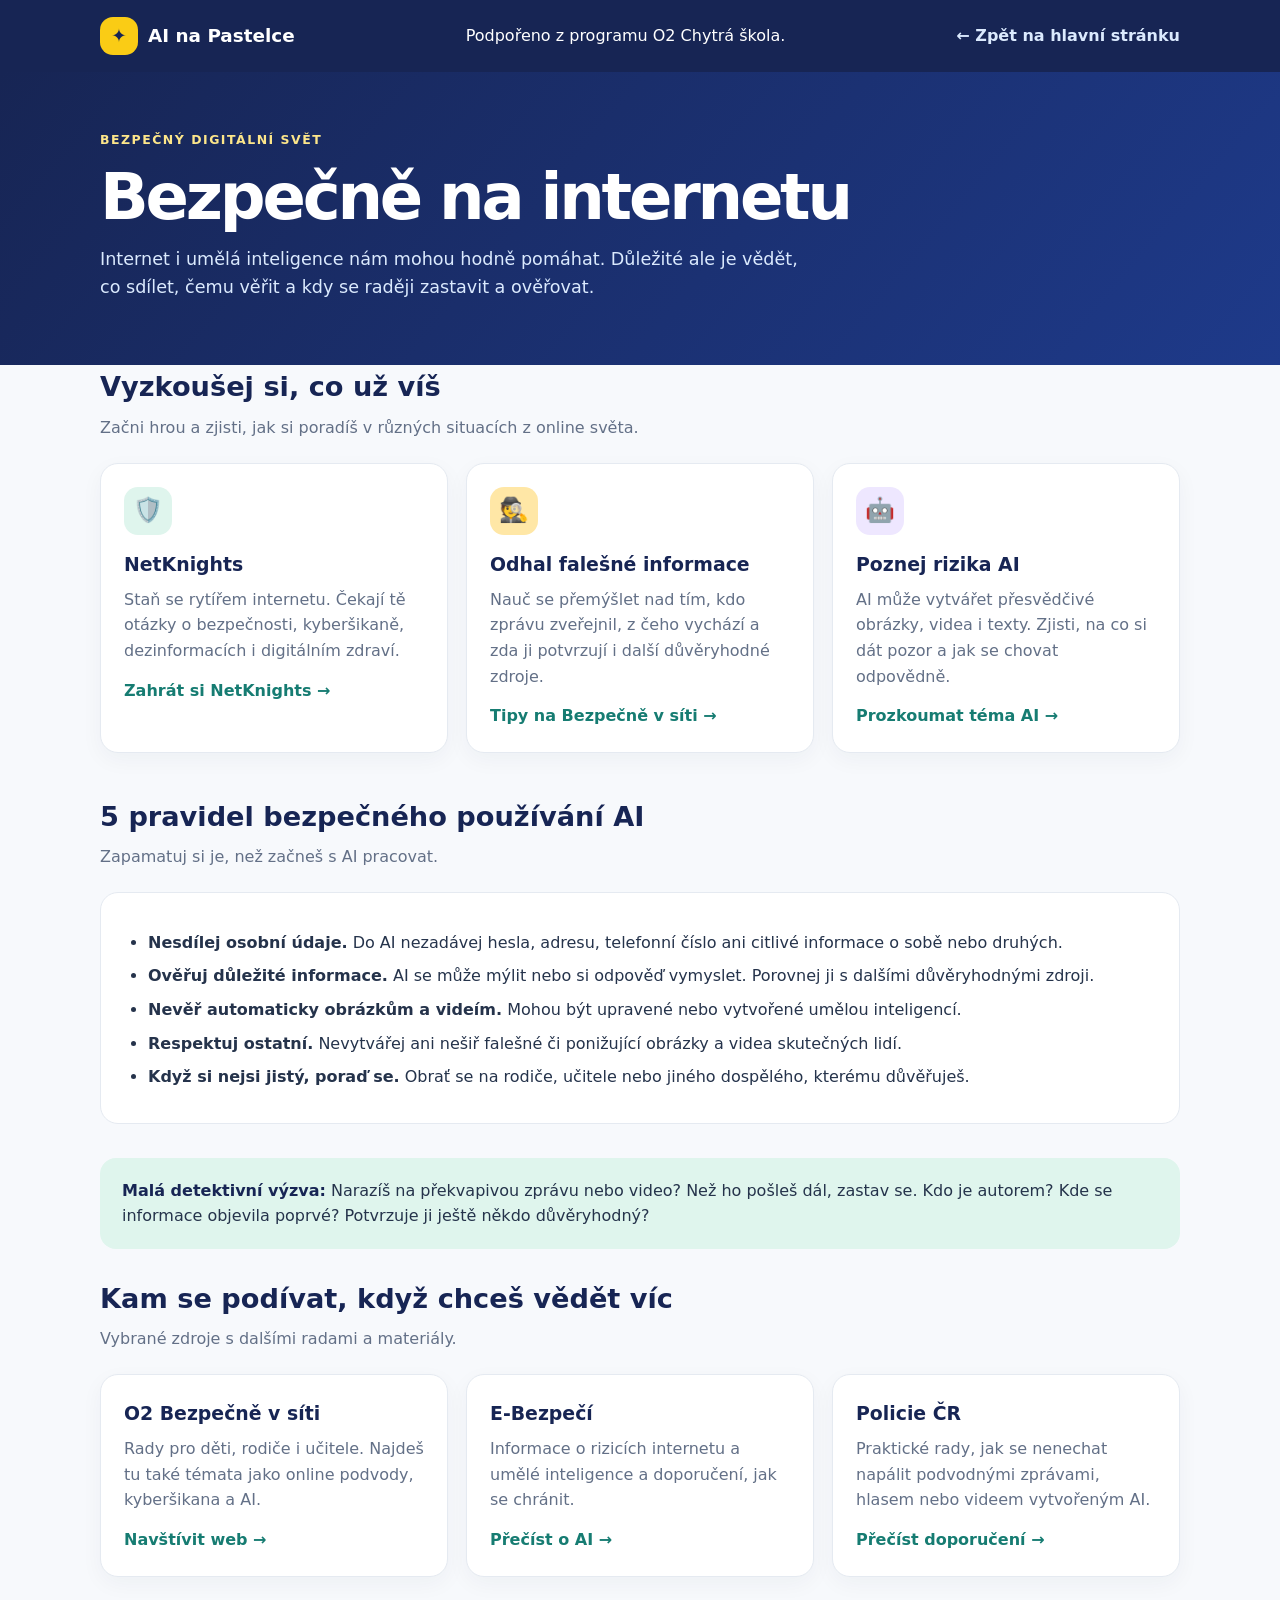
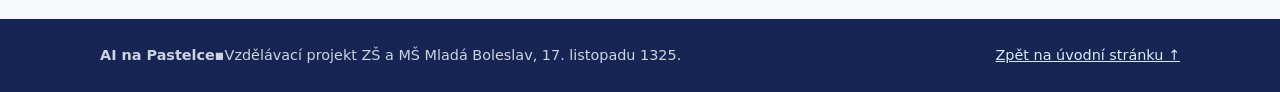
<file: bezpecne-na-internetu.html>
<!DOCTYPE html>
<html lang="cs">
<head>
  <meta charset="UTF-8">
  <meta name="viewport" content="width=device-width, initial-scale=1.0">
  <meta name="description" content="Hry a tipy, jak se bezpečně pohybovat na internetu a používat umělou inteligenci." />
  <title>Bezpečně na internetu | AI na Pastelce</title>
  <style>
    :root{--navy:#172554;--blue:#1e3a8a;--ink:#25334b;--muted:#637087;--mint:#dff5ed;--teal:#167c72;--gold:#ffe7a6;--lilac:#eee7ff;--paper:#f7f9fc;--white:#fff;--line:#e5eaf1;font-family:system-ui,-apple-system,"Segoe UI",sans-serif}
    *{box-sizing:border-box}body{margin:0;background:var(--paper);color:var(--ink);font-family:system-ui,-apple-system,"Segoe UI",sans-serif;line-height:1.6}
    a{color:var(--teal);font-weight:700;text-decoration:none}a:hover{text-decoration:underline}
    header{background:var(--navy);color:white}
    .nav{min-height:72px;display:flex;align-items:center;justify-content:space-between;gap:20px}
    .brand{font-weight:850;text-decoration:none;font-size:1.15rem;display:flex;gap:10px;align-items:center;color:white}
    .mark{display:grid;place-items:center;width:38px;height:38px;border-radius:13px;background:#facc15;color:var(--navy)}
    .back{color:#dbeafe;text-decoration:none;font-weight:650}
    .hero{background:linear-gradient(130deg,#172554,#1e3a8a);color:#fff;padding:58px 0 64px}
    .wrap{width:min(1080px,calc(100% - 36px));margin:0 auto;padding:0}
    .eyebrow{margin:0 0 8px;color:#fde68a;text-transform:uppercase;letter-spacing:.12em;font-size:.78rem;font-weight:850}
    .hero h1{font-size:clamp(2.4rem,6vw,4rem);line-height:1.05;letter-spacing:-.05em;margin:14px 0;max-width:760px}
    .hero p{max-width:700px;color:#dbeafe;font-size:1.1rem;margin:0}
    main{padding:38px 0 64px}.section-head{margin:0 0 22px}.section-head h2{font-size:1.7rem;margin:0 0 6px;color:var(--navy)}.section-head p{margin:0;color:var(--muted)}
    .cards{display:grid;grid-template-columns:repeat(auto-fit,minmax(245px,1fr));gap:18px;margin:22px 0 42px}
    .card{background:var(--white);border:1px solid var(--line);border-radius:18px;padding:23px;box-shadow:0 7px 22px rgba(23,36,59,.045)}
    .card-icon{width:48px;height:48px;border-radius:14px;display:grid;place-items:center;font-size:1.5rem;margin-bottom:14px}.mint{background:var(--mint)}.gold{background:var(--gold)}.lilac{background:var(--lilac)}
    h3{font-size:1.18rem;color:var(--navy);margin:0 0 8px}.card p{margin:0 0 14px;color:var(--muted)}
    .tips{background:#fff;border:1px solid var(--line);border-radius:18px;padding:25px;margin:20px 0 34px}
    .tips ul{padding-left:22px;margin:12px 0 0}.tips li{margin:8px 0}
    .callout{background:var(--mint);border-radius:16px;padding:20px 22px;margin:28px 0}.callout strong{color:var(--navy)}
    footer{background:var(--navy);color:#cbd5e1;padding:25px 0;font-size:.9rem}
    .foot{display:flex;justify-content:space-between;gap:15px;flex-wrap:wrap}
    .foot a{color:#dbeafe;text-decoration:underline;font-weight:400}
    .foot a:hover{text-decoration:none}
    @media(max-width:700px){.nav{padding:14px 0;align-items:flex-start;flex-direction:column}.hero{padding:48px 0}.wrap{width:min(100% - 28px,1080px)}.card{padding:20px}}
  </style>
</head>
<body>
  <header><div class="wrap nav"><a class="brand" href="index.html"><span class="mark">✦</span>AI na Pastelce</a><span>Podpořeno z programu O2 Chytrá škola.</span><a class="back" href="index.html">← Zpět na hlavní stránku</a></div></header>
  <section class="hero"><div class="wrap">
    <div class="eyebrow">Bezpečný digitální svět</div>
    <h1>Bezpečně na internetu</h1>
    <p>Internet i umělá inteligence nám mohou hodně pomáhat. Důležité ale je vědět, co sdílet, čemu věřit a kdy se raději zastavit a ověřovat.</p>
  </div></section>
  <main class="wrap">
    <section>
      <div class="section-head">
        <h2>Vyzkoušej si, co už víš</h2>
        <p>Začni hrou a zjisti, jak si poradíš v různých situacích z online světa.</p>
      </div>
      <div class="cards">
        <article class="card">
          <div class="card-icon mint">🛡️</div>
          <h3>NetKnights</h3>
          <p>Staň se rytířem internetu. Čekají tě otázky o bezpečnosti, kyberšikaně, dezinformacích i digitálním zdraví.</p>
          <a href="https://netknights.cz/zaciname" target="_blank" rel="noopener noreferrer">Zahrát si NetKnights →</a>
        </article>
        <article class="card">
          <div class="card-icon gold">🕵️</div>
          <h3>Odhal falešné informace</h3>
          <p>Nauč se přemýšlet nad tím, kdo zprávu zveřejnil, z čeho vychází a zda ji potvrzují i další důvěryhodné zdroje.</p>
          <a href="https://bezpecnevsiti.cz/" target="_blank" rel="noopener noreferrer">Tipy na Bezpečně v síti →</a>
        </article>
        <article class="card">
          <div class="card-icon lilac">🤖</div>
          <h3>Poznej rizika AI</h3>
          <p>AI může vytvářet přesvědčivé obrázky, videa i texty. Zjisti, na co si dát pozor a jak se chovat odpovědně.</p>
          <a href="https://www.e-bezpeci.cz/temata/umela-inteligence" target="_blank" rel="noopener noreferrer">Prozkoumat téma AI →</a>
        </article>
      </div>
    </section>
    <section>
      <div class="section-head">
        <h2>5 pravidel bezpečného používání AI</h2>
        <p>Zapamatuj si je, než začneš s AI pracovat.</p>
      </div>
      <div class="tips">
        <ul>
          <li><strong>Nesdílej osobní údaje.</strong> Do AI nezadávej hesla, adresu, telefonní číslo ani citlivé informace o sobě nebo druhých.</li>
          <li><strong>Ověřuj důležité informace.</strong> AI se může mýlit nebo si odpověď vymyslet. Porovnej ji s dalšími důvěryhodnými zdroji.</li>
          <li><strong>Nevěř automaticky obrázkům a videím.</strong> Mohou být upravené nebo vytvořené umělou inteligencí.</li>
          <li><strong>Respektuj ostatní.</strong> Nevytvářej ani nešiř falešné či ponižující obrázky a videa skutečných lidí.</li>
          <li><strong>Když si nejsi jistý, poraď se.</strong> Obrať se na rodiče, učitele nebo jiného dospělého, kterému důvěřuješ.</li>
        </ul>
      </div>
    </section>
    <div class="callout">
      <strong>Malá detektivní výzva:</strong> Narazíš na překvapivou zprávu nebo video? Než ho pošleš dál, zastav se. Kdo je autorem? Kde se informace objevila poprvé? Potvrzuje ji ještě někdo důvěryhodný?
    </div>
    <section>
      <div class="section-head">
        <h2>Kam se podívat, když chceš vědět víc</h2>
        <p>Vybrané zdroje s dalšími radami a materiály.</p>
      </div>
      <div class="cards">
        <article class="card"><h3>O2 Bezpečně v síti</h3><p>Rady pro děti, rodiče i učitele. Najdeš tu také témata jako online podvody, kyberšikana a AI.</p><a href="https://bezpecnevsiti.cz/" target="_blank" rel="noopener noreferrer">Navštívit web →</a></article>
        <article class="card"><h3>E-Bezpečí</h3><p>Informace o rizicích internetu a umělé inteligence a doporučení, jak se chránit.</p><a href="https://www.e-bezpeci.cz/temata/umela-inteligence" target="_blank" rel="noopener noreferrer">Přečíst o AI →</a></article>
        <article class="card"><h3>Policie ČR</h3><p>Praktické rady, jak se nenechat napálit podvodnými zprávami, hlasem nebo videem vytvořeným AI.</p><a href="https://policie.gov.cz/kyberkriminalita/umela-inteligence-a-prevence-podvodu" target="_blank" rel="noopener noreferrer">Přečíst doporučení →</a></article>
      </div>
    </section>
  </main>
  <footer><div class="wrap foot"><span><strong>AI na Pastelce</strong>▪️Vzdělávací projekt ZŠ a MŠ Mladá Boleslav, 17. listopadu 1325.</span><a href="index.html">Zpět na úvodní stránku ↑</a></div></footer>
</body>
</html>
</file>
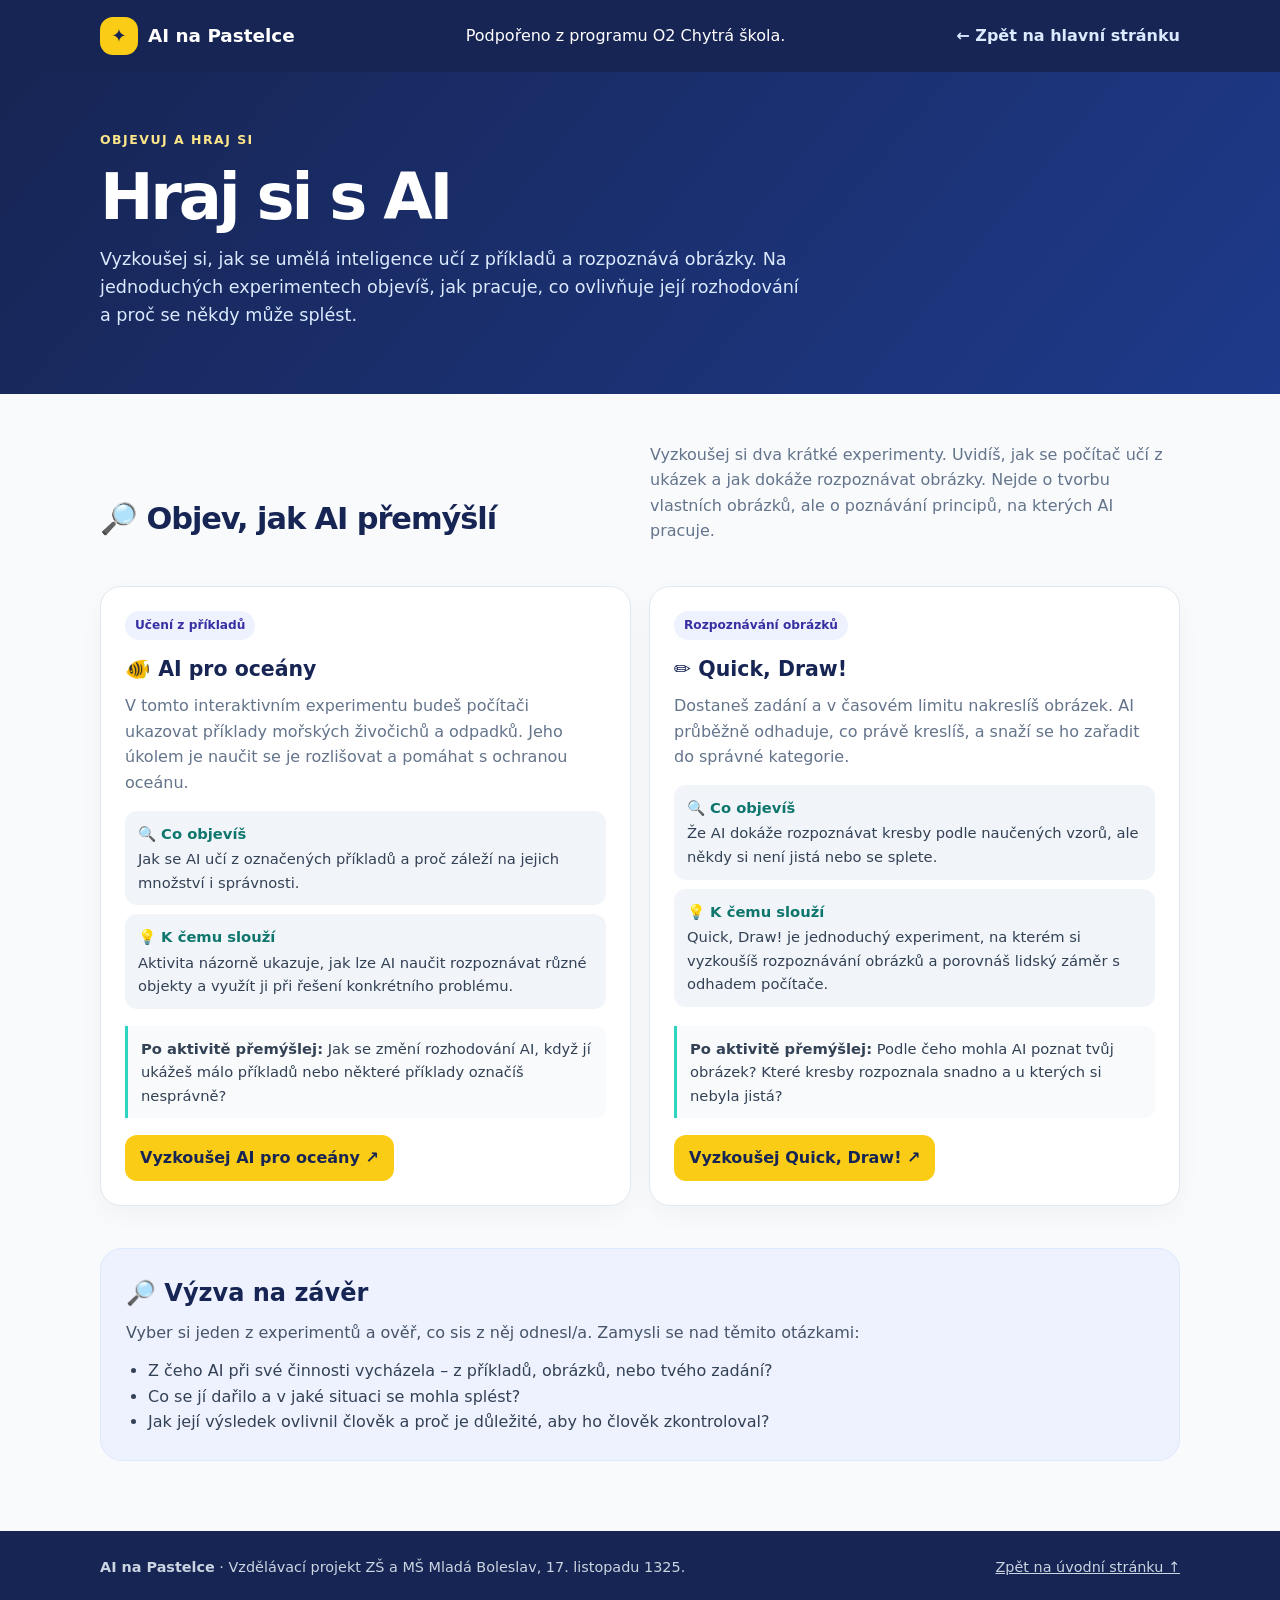
<file: hraj-si-s-ai.html>
<!doctype html>
<html lang="cs">
<head>
<meta charset="utf-8"><meta name="viewport" content="width=device-width,initial-scale=1">
<meta name="description" content="Objev, jak se umělá inteligence učí z příkladů a rozpoznává obrázky. Vyzkoušej si jednoduché experimenty s AI.">
<title>Hraj si s AI | AI na Pastelce</title>
<style>
:root{--navy:#172554;--blue:#1e3a8a;--teal:#0f766e;--yellow:#facc15;--ink:#172033;--muted:#64748b;--paper:#f8fafc;--line:#e2e8f0;font-family:system-ui,-apple-system,"Segoe UI",sans-serif}
*{box-sizing:border-box}body{margin:0;background:var(--paper);color:var(--ink);line-height:1.6}a{color:inherit}.wrap{width:min(1080px,calc(100% - 36px));margin:auto}
header{background:var(--navy);color:white}.nav{min-height:72px;display:flex;align-items:center;justify-content:space-between;gap:20px}.brand{font-weight:850;text-decoration:none;font-size:1.15rem;display:flex;gap:10px;align-items:center}.mark{display:grid;place-items:center;width:38px;height:38px;border-radius:13px;background:var(--yellow);color:var(--navy)}.back{color:#dbeafe;text-decoration:none;font-weight:650}
.hero{background:linear-gradient(130deg,#172554,#1e3a8a);color:white;padding:58px 0 64px}.eyebrow{color:#fde68a;font-size:.78rem;font-weight:850;letter-spacing:.12em;text-transform:uppercase}.hero h1{font-size:clamp(2.4rem,6vw,4rem);line-height:1.05;letter-spacing:-.05em;margin:14px 0}.hero p{color:#dbeafe;max-width:700px;font-size:1.1rem;margin:0}
main{padding:48px 0 70px}.intro{display:flex;justify-content:space-between;gap:24px;align-items:end;margin-bottom:26px}.intro h2{color:var(--navy);font-size:1.9rem;letter-spacing:-.035em;margin:0}.intro p{max-width:530px;color:var(--muted);margin:0}
.group{margin:42px 0}.group-title{display:flex;gap:13px;align-items:center;margin-bottom:17px}.group-icon{width:48px;height:48px;border-radius:15px;display:grid;place-items:center;font-size:1.5rem;background:#ccfbf1}.group-title h2{margin:0;color:var(--navy);font-size:1.5rem}.group-title p{margin:2px 0 0;color:var(--muted);font-size:.94rem}
.cards{display:grid;grid-template-columns:repeat(2,minmax(0,1fr));gap:18px}.card{background:white;border:1px solid var(--line);border-radius:21px;padding:24px;box-shadow:0 8px 24px rgba(15,23,42,.035);display:flex;flex-direction:column;min-height:255px}.tag{align-self:flex-start;border-radius:999px;padding:5px 10px;background:#eef2ff;color:#3730a3;font-size:.76rem;font-weight:800}.card h3{color:var(--navy);font-size:1.28rem;margin:13px 0 7px}.card p{color:var(--muted);margin:0 0 15px}.details{display:grid;gap:9px;margin:0 0 17px}.detail{background:#f1f5f9;border-radius:12px;padding:11px 13px;color:#334155;font-size:.92rem}.detail strong{display:block;color:var(--teal);margin-bottom:2px}.learn{background:#f8fafc;border-left:3px solid #2dd4bf;padding:11px 13px;border-radius:0 10px 10px 0;color:#334155;font-size:.92rem;margin:auto 0 17px}.action{display:inline-flex;align-items:center;align-self:flex-start;text-decoration:none;background:var(--yellow);color:var(--navy);font-weight:850;padding:10px 15px;border-radius:12px}.action:hover{filter:brightness(.96)}.reflection{background:#eef2ff;border:1px solid #dbeafe;border-radius:22px;padding:25px;margin-top:42px}.reflection h2{color:var(--navy);margin:0 0 8px}.reflection p{color:#475569;margin:0}.reflection ul{margin:12px 0 0;padding-left:22px;color:#334155}
footer{background:var(--navy);color:#cbd5e1;padding:25px 0;font-size:.9rem}.foot{display:flex;justify-content:space-between;gap:15px;flex-wrap:wrap}
@media(max-width:700px){.nav{padding:14px 0;align-items:flex-start;flex-direction:column}.intro{display:block}.intro p{margin-top:8px}.cards{grid-template-columns:1fr}.hero{padding:48px 0}}
</style></head><body>
<header><div class="wrap nav"><a class="brand" href="index.html"><span class="mark">✦</span>AI na Pastelce</a><span>Podpořeno z programu O2 Chytrá škola.</span> <a class="back" href="index.html">← Zpět na hlavní stránku</a></div></header>
<section class="hero"><div class="wrap"><div class="eyebrow">Objevuj a hraj si</div><h1>Hraj si s AI</h1><p>Vyzkoušej si, jak se umělá inteligence učí z příkladů a rozpoznává obrázky. Na jednoduchých experimentech objevíš, jak pracuje, co ovlivňuje její rozhodování a proč se někdy může splést.</p></div></section>
<main class="wrap"><div class="intro"><h2>🔎 Objev, jak AI přemýšlí</h2><p>Vyzkoušej si dva krátké experimenty. Uvidíš, jak se počítač učí z ukázek a jak dokáže rozpoznávat obrázky. Nejde o tvorbu vlastních obrázků, ale o poznávání principů, na kterých AI pracuje.</p></div>
<section class="group"><div class="cards">
<article class="card"><span class="tag">Učení z příkladů</span><h3>🐠 AI pro oceány</h3><p>V tomto interaktivním experimentu budeš počítači ukazovat příklady mořských živočichů a odpadků. Jeho úkolem je naučit se je rozlišovat a pomáhat s ochranou oceánu.</p><div class="details"><div class="detail"><strong>🔍 Co objevíš</strong>Jak se AI učí z označených příkladů a proč záleží na jejich množství i správnosti.</div><div class="detail"><strong>💡 K čemu slouží</strong>Aktivita názorně ukazuje, jak lze AI naučit rozpoznávat různé objekty a využít ji při řešení konkrétního problému.</div></div><div class="learn"><strong>Po aktivitě přemýšlej:</strong> Jak se změní rozhodování AI, když jí ukážeš málo příkladů nebo některé příklady označíš nesprávně?</div><a class="action" href="https://code.org/oceans" target="_blank" rel="noopener noreferrer">Vyzkoušej AI pro oceány ↗</a></article>
<article class="card"><span class="tag">Rozpoznávání obrázků</span><h3>✏️ Quick, Draw!</h3><p>Dostaneš zadání a v časovém limitu nakreslíš obrázek. AI průběžně odhaduje, co právě kreslíš, a snaží se ho zařadit do správné kategorie.</p><div class="details"><div class="detail"><strong>🔍 Co objevíš</strong>Že AI dokáže rozpoznávat kresby podle naučených vzorů, ale někdy si není jistá nebo se splete.</div><div class="detail"><strong>💡 K čemu slouží</strong>Quick, Draw! je jednoduchý experiment, na kterém si vyzkoušíš rozpoznávání obrázků a porovnáš lidský záměr s odhadem počítače.</div></div><div class="learn"><strong>Po aktivitě přemýšlej:</strong> Podle čeho mohla AI poznat tvůj obrázek? Které kresby rozpoznala snadno a u kterých si nebyla jistá?</div><a class="action" href="https://quickdraw.withgoogle.com/" target="_blank" rel="noopener noreferrer">Vyzkoušej Quick, Draw! ↗</a></article>
</div></section>
<div class="reflection"><h2>🔎 Výzva na závěr</h2><p>Vyber si jeden z experimentů a ověř, co sis z něj odnesl/a. Zamysli se nad těmito otázkami:</p><ul><li>Z čeho AI při své činnosti vycházela – z příkladů, obrázků, nebo tvého zadání?</li><li>Co se jí dařilo a v jaké situaci se mohla splést?</li><li>Jak její výsledek ovlivnil člověk a proč je důležité, aby ho člověk zkontroloval?</li></ul></div></main>
<footer><div class="wrap foot"><span><strong>AI na Pastelce</strong> · Vzdělávací projekt ZŠ a MŠ Mladá Boleslav, 17. listopadu 1325.</span><a href="index.html">Zpět na úvodní stránku ↑</a></div></footer>
</body></html>
</file>
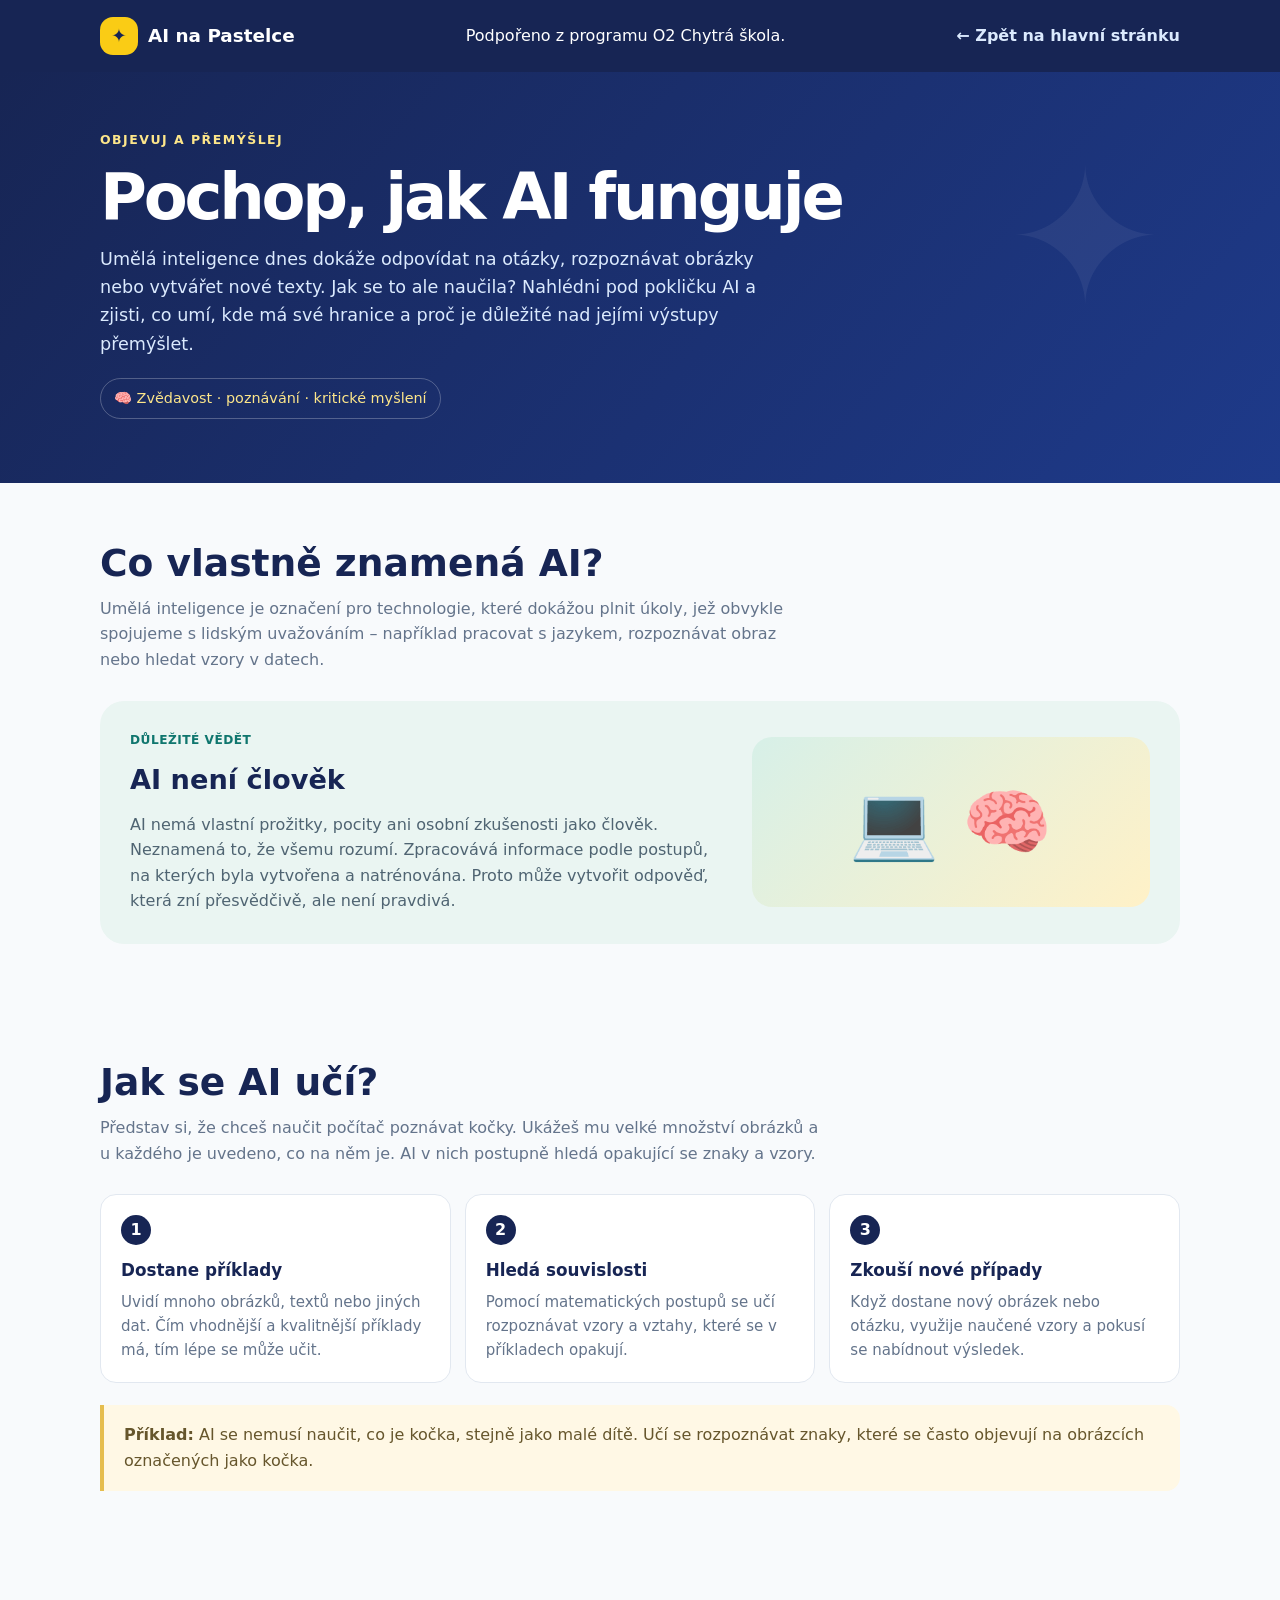
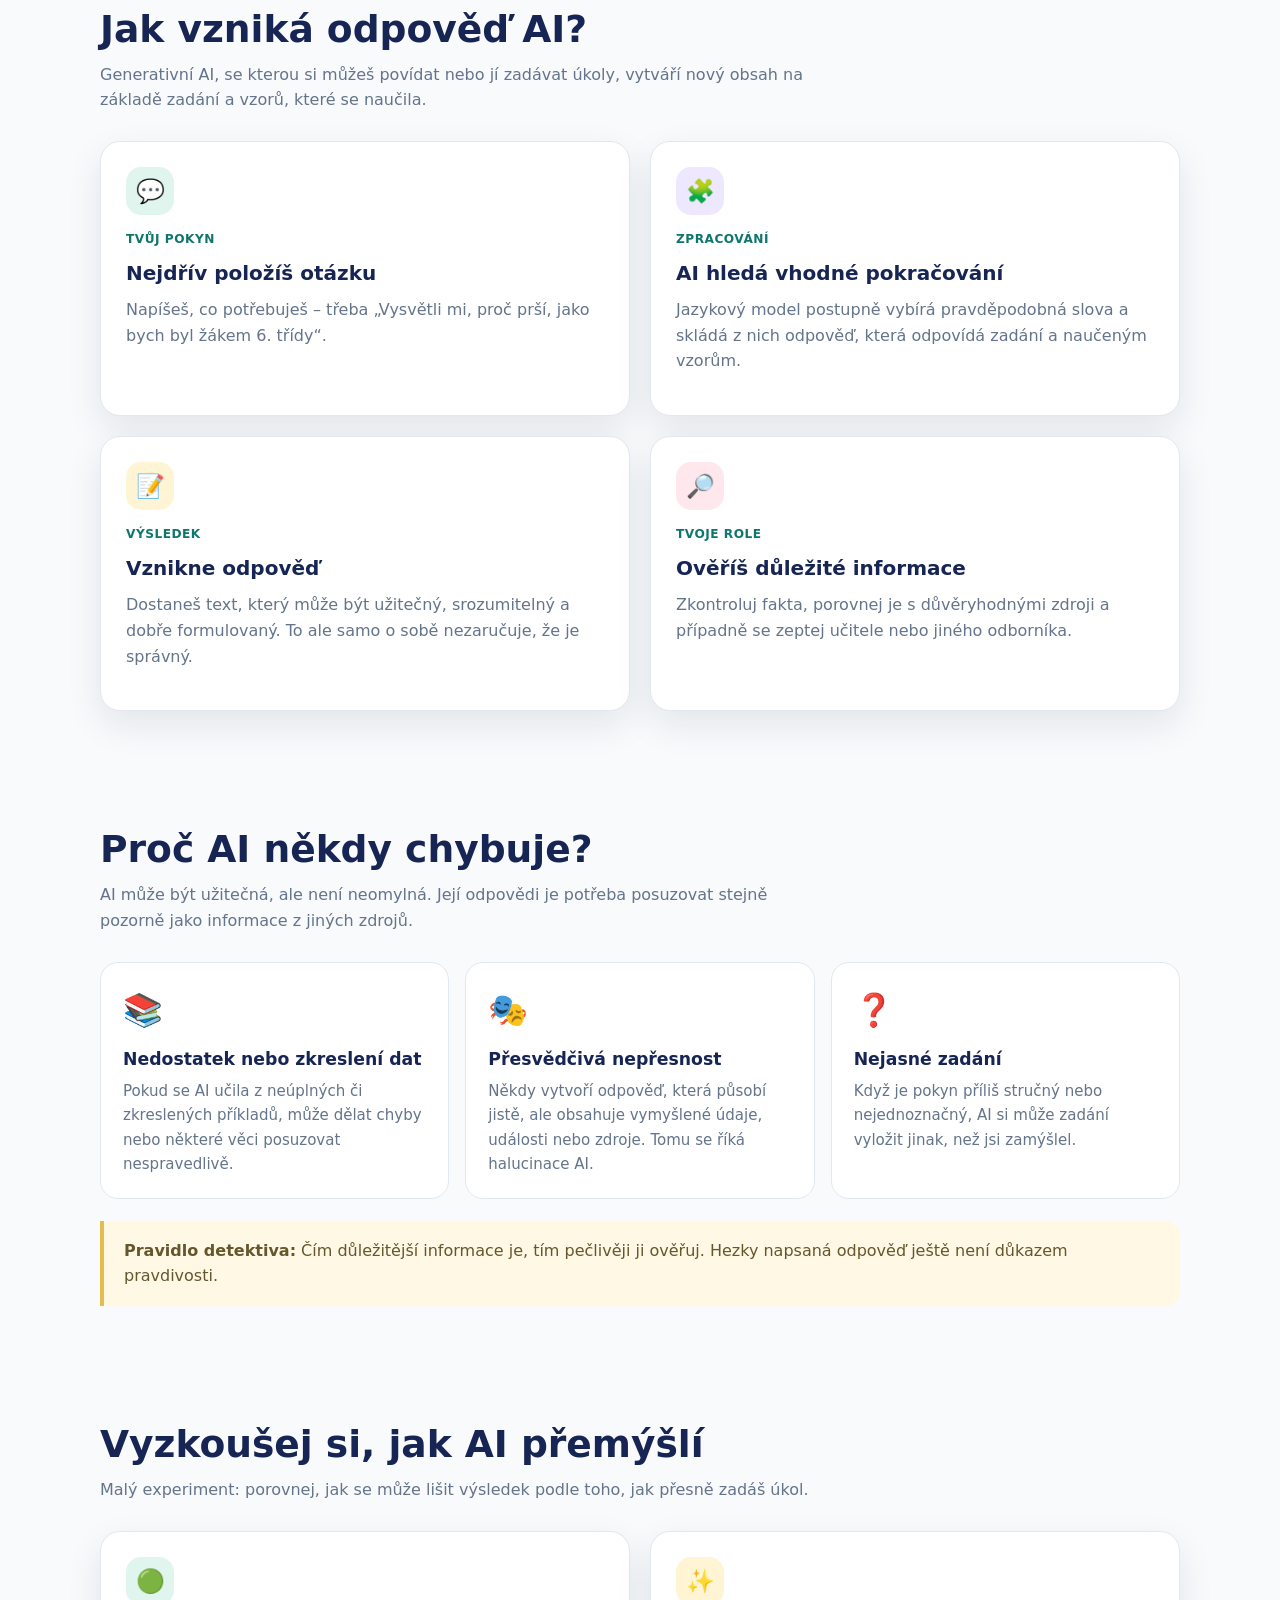
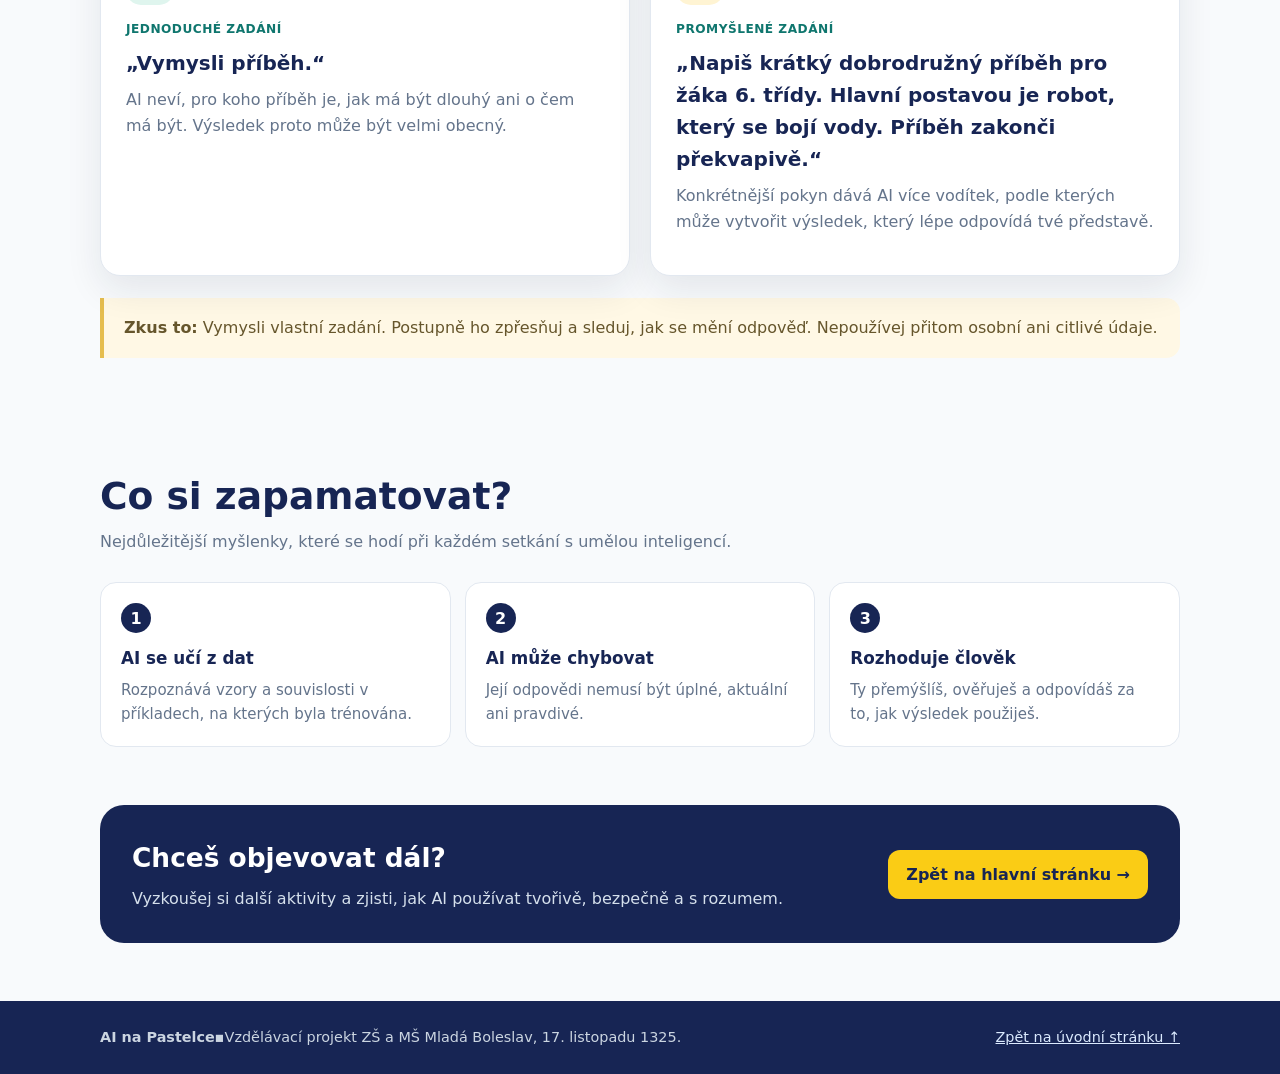
<file: jak-funguje-ai.html>
<!DOCTYPE html>
<html lang="cs">
<head>
  <meta charset="UTF-8">
  <meta name="viewport" content="width=device-width, initial-scale=1.0">
  <meta name="description" content="Objev, jak funguje umělá inteligence, jak se učí, proč někdy chybuje a jak s ní bezpečně pracovat.">
  <title>Pochop, jak AI funguje | AI na Pastelce</title>
  <style>
    :root{--navy:#172554;--navy2:#1e3a8a;--ink:#172033;--muted:#64748b;--paper:#f8fafc;--white:#fff;--mint:#dff5ee;--teal:#0f766e;--gold:#facc15;--lilac:#eee8ff;--rose:#ffe8ed;--line:#e2e8f0;--shadow:0 14px 36px rgba(20,36,59,.09)}
    *{box-sizing:border-box}html{scroll-behavior:smooth}body{margin:0;background:var(--paper);color:var(--ink);font-family:system-ui,-apple-system,"Segoe UI",sans-serif;line-height:1.6}a{color:inherit}.wrap{width:min(1080px,calc(100% - 36px));margin:0 auto}
    header{background:var(--navy);color:white}.nav{min-height:72px;display:flex;align-items:center;justify-content:space-between;gap:20px}.brand{font-weight:850;text-decoration:none;font-size:1.15rem;display:flex;gap:10px;align-items:center}.mark{display:grid;place-items:center;width:38px;height:38px;border-radius:13px;background:var(--gold);color:var(--navy)}.back{color:#dbeafe;text-decoration:none;font-weight:650}.back:hover{text-decoration:underline}
    .hero{background:linear-gradient(130deg,#172554,#1e3a8a);color:white;padding:58px 0 64px;position:relative;overflow:hidden}.hero:after{content:"✦";position:absolute;right:9%;top:15px;font-size:190px;color:rgba(255,255,255,.06)}.eyebrow{text-transform:uppercase;letter-spacing:.12em;font-size:.78rem;font-weight:850;color:#fde68a}.hero h1{font-size:clamp(2.4rem,6vw,4rem);line-height:1.05;letter-spacing:-.05em;margin:14px 0;max-width:760px}.hero p{font-size:1.1rem;color:#dbeafe;max-width:700px;margin:0}.hero-note{display:inline-flex;margin-top:20px;padding:8px 13px;border:1px solid rgba(255,255,255,.25);border-radius:999px;color:#fde68a;font-size:.9rem}
    section{padding:58px 0}.section-head{max-width:720px;margin-bottom:28px}.section-head h2{font-size:clamp(1.7rem,3vw,2.35rem);line-height:1.2;margin:0 0 10px;color:var(--navy)}.section-head p{margin:0;color:var(--muted)}.grid{display:grid;grid-template-columns:repeat(2,minmax(0,1fr));gap:20px}.card{background:var(--white);border:1px solid var(--line);border-radius:20px;padding:25px;box-shadow:var(--shadow);display:flex;flex-direction:column;align-items:flex-start}.icon{width:48px;height:48px;border-radius:15px;display:grid;place-items:center;font-size:1.45rem;margin-bottom:15px}.mint{background:var(--mint)}.gold{background:#fff4d3}.lilac{background:var(--lilac)}.rose{background:var(--rose)}.card h3{font-size:1.25rem;color:var(--navy);margin:0 0 8px}.card p{margin:0 0 16px;color:var(--muted)}.tag{font-size:.76rem;font-weight:750;letter-spacing:.04em;text-transform:uppercase;color:var(--teal);margin-bottom:8px}.link{margin-top:auto;color:var(--teal);font-weight:800;text-decoration:none}.link:hover{text-decoration:underline}.feature{background:#eaf5f2;border-radius:24px;padding:30px;display:grid;grid-template-columns:1.2fr .8fr;gap:24px;align-items:center}.feature h2{margin:0 0 10px;color:var(--navy);font-size:1.7rem}.feature p{margin:0;color:#4f6472}.feature-art{background:linear-gradient(135deg,#d7f0e8,#fff1c7);border-radius:20px;min-height:170px;display:grid;place-items:center;font-size:4.5rem}.steps{display:grid;grid-template-columns:repeat(3,1fr);gap:14px}.step{background:white;border:1px solid var(--line);border-radius:16px;padding:20px}.num{width:30px;height:30px;border-radius:50%;background:var(--navy);color:white;display:grid;place-items:center;font-weight:800;margin-bottom:12px}.step h3{margin:0 0 6px;color:var(--navy);font-size:1.05rem}.step p{margin:0;color:var(--muted);font-size:.94rem}.notice{border-left:4px solid #e5bd4e;background:#fff8e5;padding:17px 20px;border-radius:0 14px 14px 0;color:#66562c;margin-top:22px}.gallery{display:grid;grid-template-columns:repeat(3,1fr);gap:16px}.gallery article{background:white;border:1px solid var(--line);border-radius:18px;padding:22px}.gallery .emoji{font-size:2rem}.gallery h3{margin:10px 0 6px;color:var(--navy);font-size:1.08rem}.gallery p{margin:0;color:var(--muted);font-size:.94rem}.cta{background:var(--navy);color:white;border-radius:24px;padding:32px;display:flex;align-items:center;justify-content:space-between;gap:24px}.cta h2{margin:0 0 6px;font-size:1.65rem}.cta p{margin:0;color:#d5e0ec}.button{display:inline-block;background:var(--gold);color:var(--navy);font-weight:850;text-decoration:none;padding:12px 18px;border-radius:12px;white-space:nowrap}.button:hover{filter:brightness(1.04)}footer{background:var(--navy);color:#cbd5e1;padding:25px 0;font-size:.9rem}.foot{display:flex;justify-content:space-between;gap:15px;flex-wrap:wrap}.foot a{color:#dbeafe;text-decoration:underline;font-weight:400}.foot a:hover{text-decoration:none}
    @media(max-width:760px){.grid,.feature{grid-template-columns:1fr}.steps,.gallery{grid-template-columns:1fr}.hero{padding:58px 0}.cta{align-items:flex-start;flex-direction:column}.wrap{width:min(100% - 28px,1080px)}}
  </style>
</head>
<body>
  <header><div class="wrap nav"><a class="brand" href="index.html"><span class="mark">✦</span>AI na Pastelce</a><span>Podpořeno z programu O2 Chytrá škola.</span><a class="back" href="index.html">← Zpět na hlavní stránku</a></div></header>
  <main>
    <section class="hero"><div class="wrap"><div class="eyebrow">Objevuj a přemýšlej</div><h1>Pochop, jak AI funguje</h1><p>Umělá inteligence dnes dokáže odpovídat na otázky, rozpoznávat obrázky nebo vytvářet nové texty. Jak se to ale naučila? Nahlédni pod pokličku AI a zjisti, co umí, kde má své hranice a proč je důležité nad jejími výstupy přemýšlet.</p><div class="hero-note">🧠 Zvědavost · poznávání · kritické myšlení</div></div></section>

    <section><div class="wrap"><div class="section-head"><h2>Co vlastně znamená AI?</h2><p>Umělá inteligence je označení pro technologie, které dokážou plnit úkoly, jež obvykle spojujeme s lidským uvažováním – například pracovat s jazykem, rozpoznávat obraz nebo hledat vzory v datech.</p></div>
      <div class="feature"><div><div class="tag">Důležité vědět</div><h2>AI není člověk</h2><p>AI nemá vlastní prožitky, pocity ani osobní zkušenosti jako člověk. Neznamená to, že všemu rozumí. Zpracovává informace podle postupů, na kterých byla vytvořena a natrénována. Proto může vytvořit odpověď, která zní přesvědčivě, ale není pravdivá.</p></div><div class="feature-art" aria-hidden="true">💻 🧠</div></div>
    </div></section>

    <section><div class="wrap"><div class="section-head"><h2>Jak se AI učí?</h2><p>Představ si, že chceš naučit počítač poznávat kočky. Ukážeš mu velké množství obrázků a u každého je uvedeno, co na něm je. AI v nich postupně hledá opakující se znaky a vzory.</p></div><div class="steps">
      <article class="step"><div class="num">1</div><h3>Dostane příklady</h3><p>Uvidí mnoho obrázků, textů nebo jiných dat. Čím vhodnější a kvalitnější příklady má, tím lépe se může učit.</p></article>
      <article class="step"><div class="num">2</div><h3>Hledá souvislosti</h3><p>Pomocí matematických postupů se učí rozpoznávat vzory a vztahy, které se v příkladech opakují.</p></article>
      <article class="step"><div class="num">3</div><h3>Zkouší nové případy</h3><p>Když dostane nový obrázek nebo otázku, využije naučené vzory a pokusí se nabídnout výsledek.</p></article>
    </div><div class="notice"><strong>Příklad:</strong> AI se nemusí naučit, co je kočka, stejně jako malé dítě. Učí se rozpoznávat znaky, které se často objevují na obrázcích označených jako kočka.</div></div></section>

    <section><div class="wrap"><div class="section-head"><h2>Jak vzniká odpověď AI?</h2><p>Generativní AI, se kterou si můžeš povídat nebo jí zadávat úkoly, vytváří nový obsah na základě zadání a vzorů, které se naučila.</p></div><div class="grid">
      <article class="card"><div class="icon mint">💬</div><div class="tag">Tvůj pokyn</div><h3>Nejdřív položíš otázku</h3><p>Napíšeš, co potřebuješ – třeba „Vysvětli mi, proč prší, jako bych byl žákem 6. třídy“.</p></article>
      <article class="card"><div class="icon lilac">🧩</div><div class="tag">Zpracování</div><h3>AI hledá vhodné pokračování</h3><p>Jazykový model postupně vybírá pravděpodobná slova a skládá z nich odpověď, která odpovídá zadání a naučeným vzorům.</p></article>
      <article class="card"><div class="icon gold">📝</div><div class="tag">Výsledek</div><h3>Vznikne odpověď</h3><p>Dostaneš text, který může být užitečný, srozumitelný a dobře formulovaný. To ale samo o sobě nezaručuje, že je správný.</p></article>
      <article class="card"><div class="icon rose">🔎</div><div class="tag">Tvoje role</div><h3>Ověříš důležité informace</h3><p>Zkontroluj fakta, porovnej je s důvěryhodnými zdroji a případně se zeptej učitele nebo jiného odborníka.</p></article>
    </div></div></section>

    <section><div class="wrap"><div class="section-head"><h2>Proč AI někdy chybuje?</h2><p>AI může být užitečná, ale není neomylná. Její odpovědi je potřeba posuzovat stejně pozorně jako informace z jiných zdrojů.</p></div><div class="gallery">
      <article><div class="emoji">📚</div><h3>Nedostatek nebo zkreslení dat</h3><p>Pokud se AI učila z neúplných či zkreslených příkladů, může dělat chyby nebo některé věci posuzovat nespravedlivě.</p></article>
      <article><div class="emoji">🎭</div><h3>Přesvědčivá nepřesnost</h3><p>Někdy vytvoří odpověď, která působí jistě, ale obsahuje vymyšlené údaje, události nebo zdroje. Tomu se říká halucinace AI.</p></article>
      <article><div class="emoji">❓</div><h3>Nejasné zadání</h3><p>Když je pokyn příliš stručný nebo nejednoznačný, AI si může zadání vyložit jinak, než jsi zamýšlel.</p></article>
    </div><div class="notice"><strong>Pravidlo detektiva:</strong> Čím důležitější informace je, tím pečlivěji ji ověřuj. Hezky napsaná odpověď ještě není důkazem pravdivosti.</div></div></section>

    <section><div class="wrap"><div class="section-head"><h2>Vyzkoušej si, jak AI přemýšlí</h2><p>Malý experiment: porovnej, jak se může lišit výsledek podle toho, jak přesně zadáš úkol.</p></div><div class="grid">
      <article class="card"><div class="icon mint">🟢</div><div class="tag">Jednoduché zadání</div><h3>„Vymysli příběh.“</h3><p>AI neví, pro koho příběh je, jak má být dlouhý ani o čem má být. Výsledek proto může být velmi obecný.</p></article>
      <article class="card"><div class="icon gold">✨</div><div class="tag">Promyšlené zadání</div><h3>„Napiš krátký dobrodružný příběh pro žáka 6. třídy. Hlavní postavou je robot, který se bojí vody. Příběh zakonči překvapivě.“</h3><p>Konkrétnější pokyn dává AI více vodítek, podle kterých může vytvořit výsledek, který lépe odpovídá tvé představě.</p></article>
    </div><div class="notice"><strong>Zkus to:</strong> Vymysli vlastní zadání. Postupně ho zpřesňuj a sleduj, jak se mění odpověď. Nepoužívej přitom osobní ani citlivé údaje.</div></div></section>

    <section><div class="wrap"><div class="section-head"><h2>Co si zapamatovat?</h2><p>Nejdůležitější myšlenky, které se hodí při každém setkání s umělou inteligencí.</p></div><div class="steps">
      <article class="step"><div class="num">1</div><h3>AI se učí z dat</h3><p>Rozpoznává vzory a souvislosti v příkladech, na kterých byla trénována.</p></article>
      <article class="step"><div class="num">2</div><h3>AI může chybovat</h3><p>Její odpovědi nemusí být úplné, aktuální ani pravdivé.</p></article>
      <article class="step"><div class="num">3</div><h3>Rozhoduje člověk</h3><p>Ty přemýšlíš, ověřuješ a odpovídáš za to, jak výsledek použiješ.</p></article>
    </div></div></section>

    <section style="padding-top:0"><div class="wrap"><div class="cta"><div><h2>Chceš objevovat dál?</h2><p>Vyzkoušej si další aktivity a zjisti, jak AI používat tvořivě, bezpečně a s rozumem.</p></div><a class="button" href="index.html">Zpět na hlavní stránku →</a></div></div></section>
  </main>
  <footer><div class="wrap foot"><span><strong>AI na Pastelce</strong>▪️Vzdělávací projekt ZŠ a MŠ Mladá Boleslav, 17. listopadu 1325.</span><a href="index.html">Zpět na úvodní stránku ↑</a></div></footer>
</body>
</html>
</file>
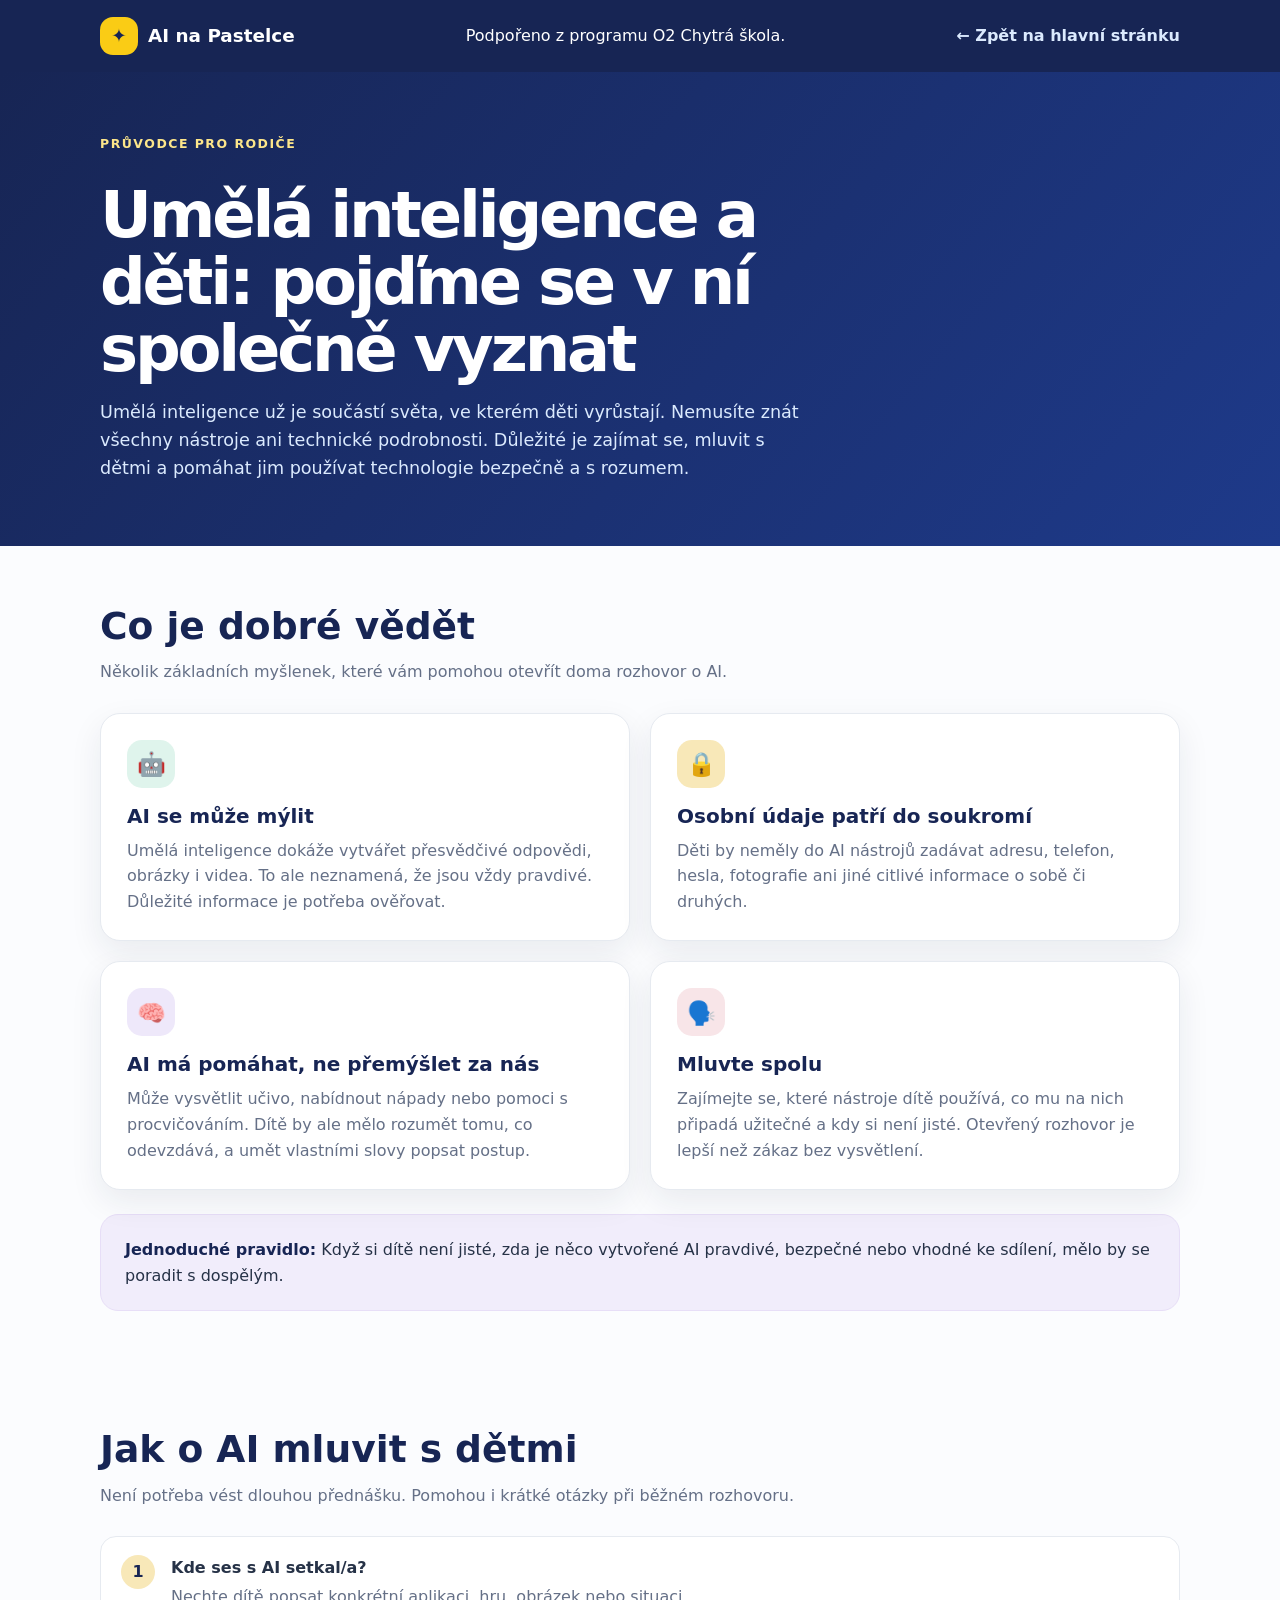
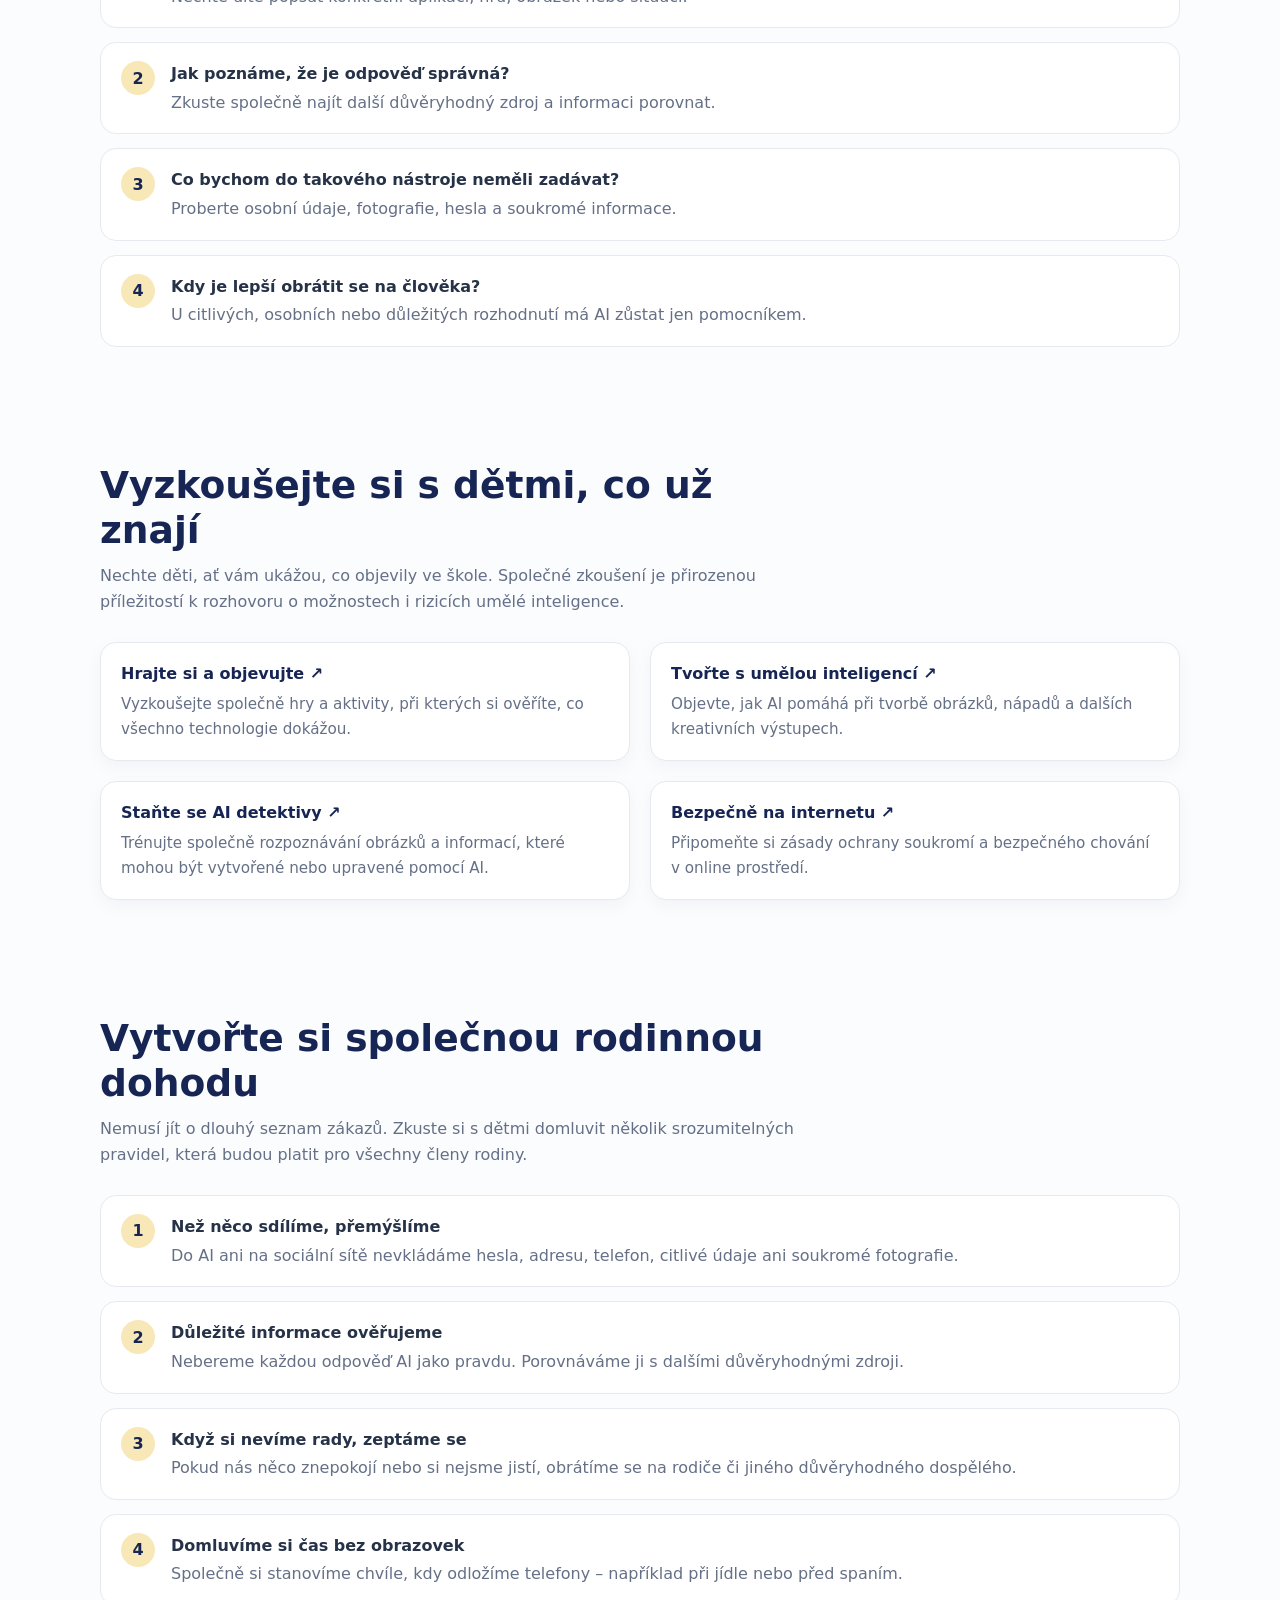
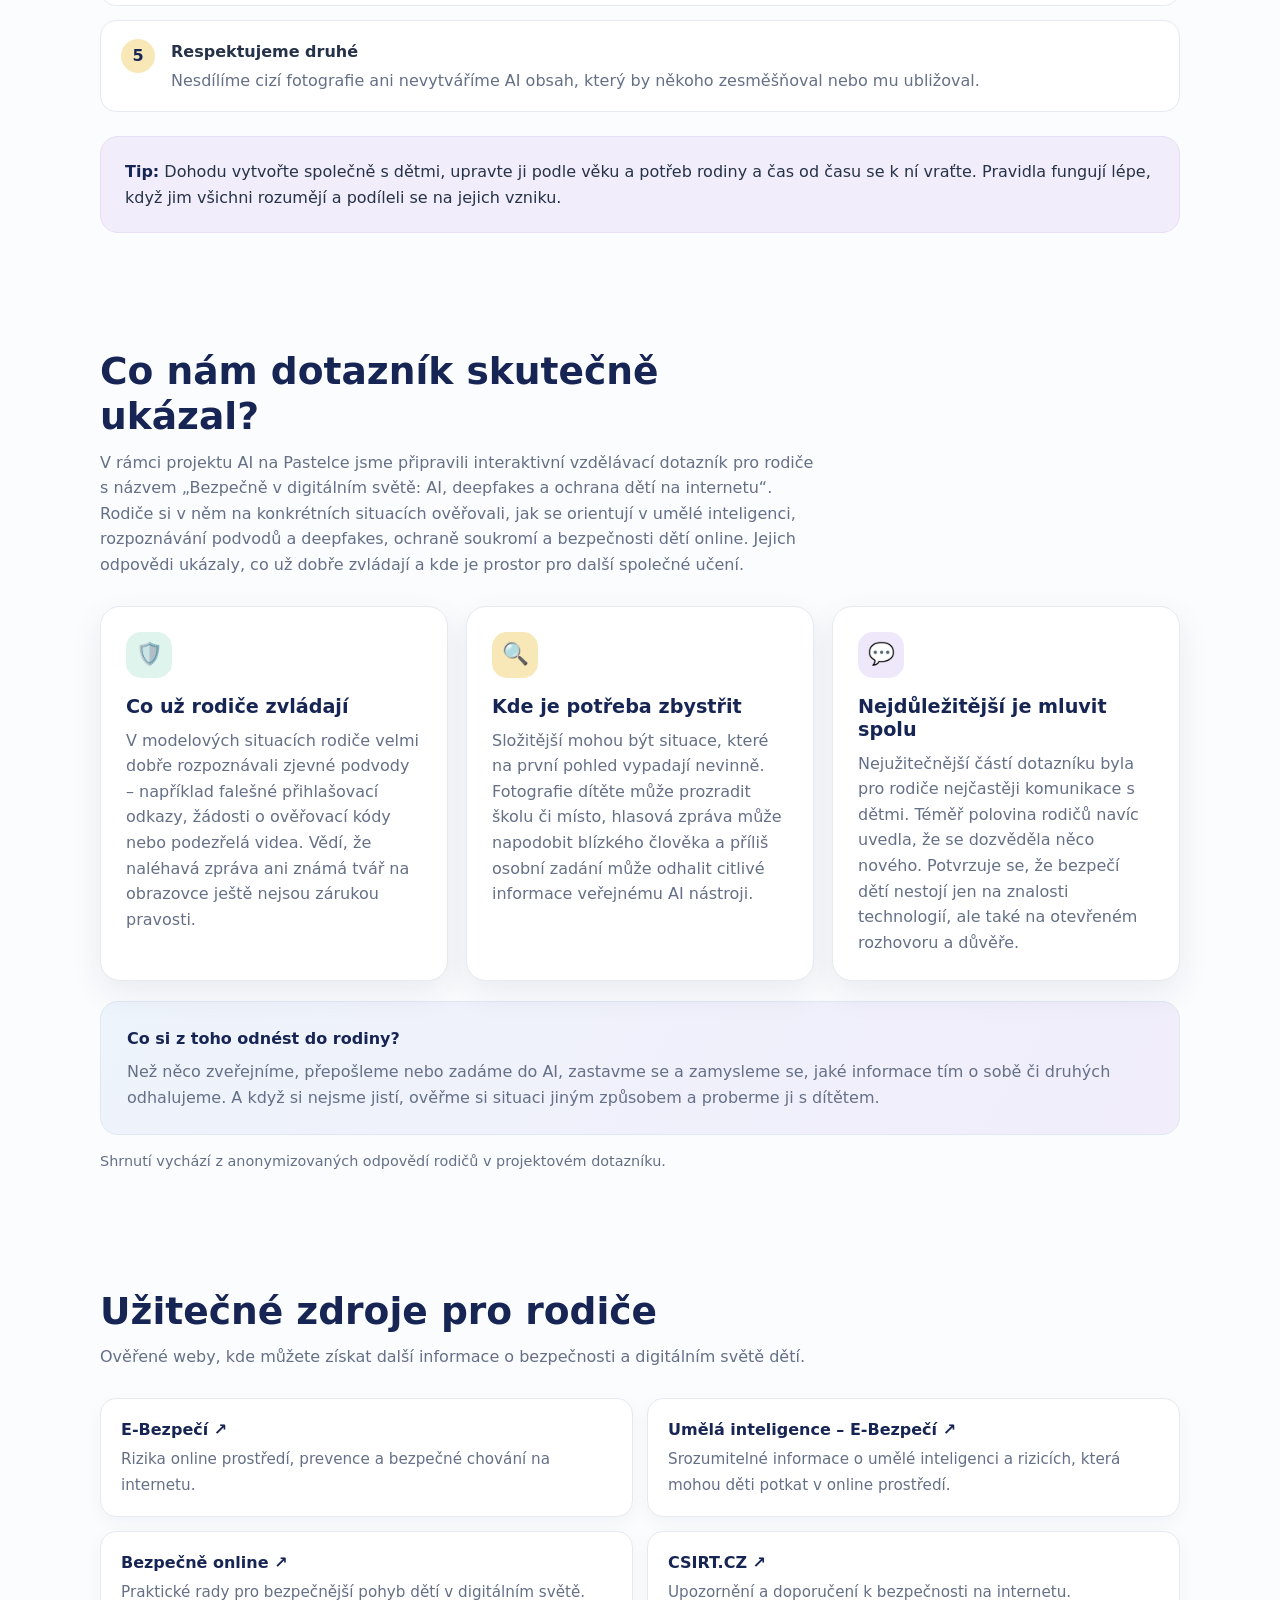
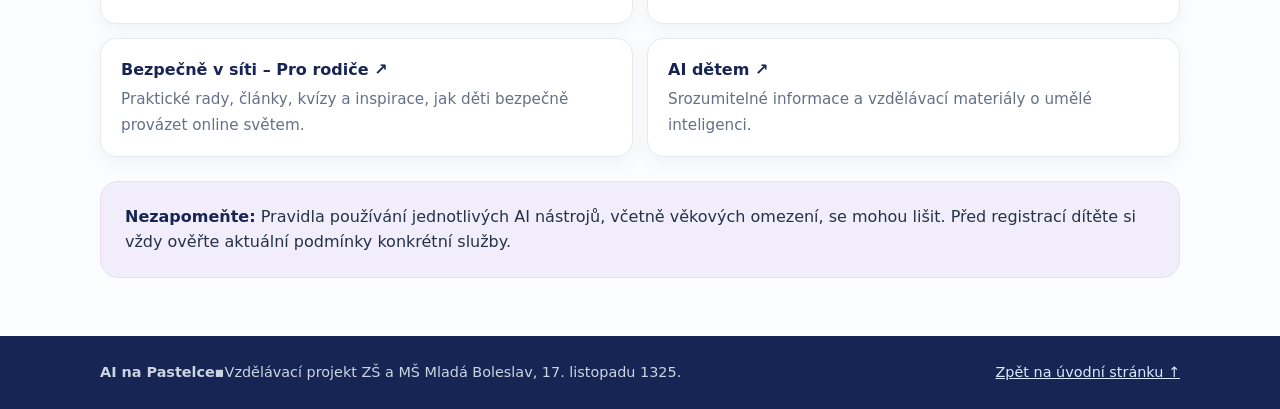
<file: pro-rodice.html>
<!doctype html>
<html lang="cs">
<head>
  <meta charset="utf-8">
  <meta name="viewport" content="width=device-width, initial-scale=1">
  <meta name="description" content="Praktické informace pro rodiče o umělé inteligenci, bezpečném používání technologií a podpoře dětí.">
  <title>Pro rodiče | AI na Pastelce</title>
  <style>
    :root {
      --navy: #172554;
      --blue: #1e3a8a;
      --mint: #dff4ec;
      --gold: #f8e8b8;
      --lilac: #eee8fa;
      --rose: #f8e5e8;
      --ink: #263247;
      --muted: #657087;
      --paper: #fbfcfe;
      --white: #ffffff;
      --line: #e6eaf0;
      --shadow: 0 12px 32px rgba(23, 36, 59, .08);
    }
    * { box-sizing: border-box; }
    html { scroll-behavior: smooth; }
    body {
      margin: 0;
      color: var(--ink);
      background: var(--paper);
      font-family: system-ui, -apple-system, "Segoe UI", sans-serif;
      line-height: 1.6;
    }
    a { color: #315f83; }
    .topbar {
      background: var(--navy);
      color: white;
    }
    .nav {
      width: min(1080px, calc(100% - 36px));
      margin: auto;
      min-height: 72px;
      display: flex;
      align-items: center;
      justify-content: space-between;
      gap: 20px;
    }
    .brand {
      color: white;
      font-weight: 850;
      text-decoration: none;
      font-size: 1.15rem;
      display: flex;
      gap: 10px;
      align-items: center;
    }
    .mark { display:grid; place-items:center; width:38px; height:38px; border-radius:13px; background:#facc15; color:var(--navy); }
    .nav a.back { color:#dbeafe; text-decoration:none; font-weight:650; }
    .wrap { width: min(1080px, calc(100% - 36px)); margin: auto; }
    .hero {
      padding: 58px 0 64px;
      background: linear-gradient(130deg, #172554, #1e3a8a);
      color: #fff;
    }
    .eyebrow {
      display: inline-block;
      margin: 0 0 14px;
      padding: 6px 12px;
      border-radius: 999px;
      background: transparent;
      color: #fde68a;
      font-size: .78rem;
      font-weight: 850;
      text-transform: uppercase;
      letter-spacing: .12em;
      padding: 0;
      border-radius: 0;
    }
    h1, h2, h3 { color: var(--navy); line-height: 1.2; }
    h1 { max-width: 760px; margin: 14px 0; font-size: clamp(2.4rem, 6vw, 4rem); line-height:1.05; letter-spacing: -.05em; }
    .hero h1 { color:#fff; }
    .lead { max-width: 700px; margin: 0; font-size: 1.1rem; color: #dbeafe; }
    section { padding: 58px 0; }
    .section-head { max-width: 720px; margin-bottom: 28px; }
    .section-head h2 { margin: 0 0 10px; font-size: clamp(1.7rem, 3vw, 2.35rem); }
    .section-head p { margin: 0; color: var(--muted); }
    .grid { display: grid; grid-template-columns: repeat(2, minmax(0, 1fr)); gap: 20px; }
    .card {
      padding: 26px;
      background: var(--white);
      border: 1px solid var(--line);
      border-radius: 20px;
      box-shadow: var(--shadow);
    }
    .icon {
      width: 48px; height: 48px; display: grid; place-items: center;
      margin-bottom: 16px; border-radius: 15px; font-size: 1.45rem;
    }
    .mint { background: var(--mint); }
    .gold { background: var(--gold); }
    .lilac { background: var(--lilac); }
    .rose { background: var(--rose); }
    .card h3 { margin: 0 0 10px; font-size: 1.25rem; }
    .card p { margin: 0; color: var(--muted); }
    .note {
      margin-top: 24px; padding: 22px 24px; border-radius: 18px;
      background: #f1edfb; border: 1px solid #e7def7;
    }
    .note strong { color: var(--navy); }
    .steps { display: grid; gap: 14px; }
    .step {
      display: flex; gap: 16px; align-items: flex-start;
      padding: 18px 20px; background: var(--white);
      border: 1px solid var(--line); border-radius: 16px;
    }
    .number {
      flex: 0 0 34px; height: 34px; display: grid; place-items: center;
      border-radius: 50%; background: var(--gold); color: var(--navy); font-weight: 800;
    }
    .step p { margin: 3px 0 0; color: var(--muted); }
    .links { display: grid; grid-template-columns: repeat(2, minmax(0, 1fr)); gap: 14px; }
    .resource {
      display: block; padding: 18px 20px; background: var(--white);
      border: 1px solid var(--line); border-radius: 16px;
      text-decoration: none; box-shadow: 0 6px 18px rgba(23,36,59,.04);
    }
    .resource strong { display: block; color: var(--navy); margin-bottom: 4px; }
    .resource span { color: var(--muted); font-size: .95rem; }
    .resource:hover { border-color: #b7c9d8; transform: translateY(-1px); }
    .insight-grid { display:grid; grid-template-columns:repeat(3,minmax(0,1fr)); gap:18px; }
    .insight-card { padding:25px; background:var(--white); border:1px solid var(--line); border-radius:20px; box-shadow:var(--shadow); }
    .insight-icon { width:46px; height:46px; display:grid; place-items:center; border-radius:15px; margin-bottom:17px; font-size:1.35rem; }
    .insight-card h3 { margin:0 0 10px; font-size:1.2rem; }
    .insight-card p { margin:0; color:var(--muted); }
    .insight-highlight { margin-top:20px; padding:24px 26px; border-radius:18px; background:linear-gradient(120deg,#eef4fb,#f1edfb); border:1px solid #dfe8f2; }
    .insight-highlight strong { color:var(--navy); }
    .insight-highlight p { margin:7px 0 0; color:var(--muted); }
    .insight-foot { margin:15px 0 0; color:var(--muted); font-size:.9rem; }
    .footer { background:var(--navy); color:#cbd5e1; padding:25px 0; font-size:.9rem; }
    .foot { display:flex; justify-content:space-between; gap:15px; flex-wrap:wrap; }
    .foot a { color:#dbeafe; text-decoration:underline; font-weight:400; }
    .foot a:hover { text-decoration:none; }
    @media (max-width: 680px) {
      .grid, .links, .insight-grid { grid-template-columns: 1fr; }
      .nav { padding:14px 0; align-items:flex-start; flex-direction:column; }
      .hero { padding: 48px 0; }
      .wrap { width:min(100% - 28px,1080px); }
      section { padding: 44px 0; }
      .card { padding: 22px; }
    }
  </style>
</head>
<body>
  <header class="topbar">
    <nav class="nav" aria-label="Hlavní navigace">
      <a class="brand" href="index.html"><span class="mark">✦</span>AI na Pastelce</a>
      <span>Podpořeno z programu O2 Chytrá škola.</span>
      <a class="back" href="index.html">← Zpět na hlavní stránku</a>
    </nav>
  </header>

  <main>
    <section class="hero">
      <div class="wrap">
        <p class="eyebrow">Průvodce pro rodiče</p>
        <h1>Umělá inteligence a děti: pojďme se v ní společně vyznat</h1>
        <p class="lead">Umělá inteligence už je součástí světa, ve kterém děti vyrůstají. Nemusíte znát všechny nástroje ani technické podrobnosti. Důležité je zajímat se, mluvit s dětmi a pomáhat jim používat technologie bezpečně a s rozumem.</p>
      </div>
    </section>

    <section>
      <div class="wrap">
        <div class="section-head">
          <h2>Co je dobré vědět</h2>
          <p>Několik základních myšlenek, které vám pomohou otevřít doma rozhovor o AI.</p>
        </div>
        <div class="grid">
          <article class="card">
            <div class="icon mint">🤖</div>
            <h3>AI se může mýlit</h3>
            <p>Umělá inteligence dokáže vytvářet přesvědčivé odpovědi, obrázky i videa. To ale neznamená, že jsou vždy pravdivé. Důležité informace je potřeba ověřovat.</p>
          </article>
          <article class="card">
            <div class="icon gold">🔒</div>
            <h3>Osobní údaje patří do soukromí</h3>
            <p>Děti by neměly do AI nástrojů zadávat adresu, telefon, hesla, fotografie ani jiné citlivé informace o sobě či druhých.</p>
          </article>
          <article class="card">
            <div class="icon lilac">🧠</div>
            <h3>AI má pomáhat, ne přemýšlet za nás</h3>
            <p>Může vysvětlit učivo, nabídnout nápady nebo pomoci s procvičováním. Dítě by ale mělo rozumět tomu, co odevzdává, a umět vlastními slovy popsat postup.</p>
          </article>
          <article class="card">
            <div class="icon rose">🗣️</div>
            <h3>Mluvte spolu</h3>
            <p>Zajímejte se, které nástroje dítě používá, co mu na nich připadá užitečné a kdy si není jisté. Otevřený rozhovor je lepší než zákaz bez vysvětlení.</p>
          </article>
        </div>
        <div class="note">
          <strong>Jednoduché pravidlo:</strong> Když si dítě není jisté, zda je něco vytvořené AI pravdivé, bezpečné nebo vhodné ke sdílení, mělo by se poradit s dospělým.
        </div>
      </div>
    </section>

    <section>
      <div class="wrap">
        <div class="section-head">
          <h2>Jak o AI mluvit s dětmi</h2>
          <p>Není potřeba vést dlouhou přednášku. Pomohou i krátké otázky při běžném rozhovoru.</p>
        </div>
        <div class="steps">
          <div class="step"><span class="number">1</span><div><strong>Kde ses s AI setkal/a?</strong><p>Nechte dítě popsat konkrétní aplikaci, hru, obrázek nebo situaci.</p></div></div>
          <div class="step"><span class="number">2</span><div><strong>Jak poznáme, že je odpověď správná?</strong><p>Zkuste společně najít další důvěryhodný zdroj a informaci porovnat.</p></div></div>
          <div class="step"><span class="number">3</span><div><strong>Co bychom do takového nástroje neměli zadávat?</strong><p>Proberte osobní údaje, fotografie, hesla a soukromé informace.</p></div></div>
          <div class="step"><span class="number">4</span><div><strong>Kdy je lepší obrátit se na člověka?</strong><p>U citlivých, osobních nebo důležitých rozhodnutí má AI zůstat jen pomocníkem.</p></div></div>
        </div>
      </div>
    </section>

    <section>
      <div class="wrap">
        <div class="section-head">
          <h2>Vyzkoušejte si s dětmi, co už znají</h2>
          <p>Nechte děti, ať vám ukážou, co objevily ve škole. Společné zkoušení je přirozenou příležitostí k rozhovoru o možnostech i rizicích umělé inteligence.</p>
        </div>
        <div class="grid">
          <a class="resource" href="hraj-si-s-ai.html">
            <strong>Hrajte si a objevujte ↗</strong><span>Vyzkoušejte společně hry a aktivity, při kterých si ověříte, co všechno technologie dokážou.</span>
          </a>
          <a class="resource" href="tvor-s-ai.html">
            <strong>Tvořte s umělou inteligencí ↗</strong><span>Objevte, jak AI pomáhá při tvorbě obrázků, nápadů a dalších kreativních výstupech.</span>
          </a>
          <a class="resource" href="ai-detektiv.html">
            <strong>Staňte se AI detektivy ↗</strong><span>Trénujte společně rozpoznávání obrázků a informací, které mohou být vytvořené nebo upravené pomocí AI.</span>
          </a>
          <a class="resource" href="bezpecne-na-internetu.html">
            <strong>Bezpečně na internetu ↗</strong><span>Připomeňte si zásady ochrany soukromí a bezpečného chování v online prostředí.</span>
          </a>
        </div>
      </div>
    </section>

    <section>
      <div class="wrap">
        <div class="section-head">
          <h2>Vytvořte si společnou rodinnou dohodu</h2>
          <p>Nemusí jít o dlouhý seznam zákazů. Zkuste si s dětmi domluvit několik srozumitelných pravidel, která budou platit pro všechny členy rodiny.</p>
        </div>
        <div class="steps">
          <div class="step"><span class="number">1</span><div><strong>Než něco sdílíme, přemýšlíme</strong><p>Do AI ani na sociální sítě nevkládáme hesla, adresu, telefon, citlivé údaje ani soukromé fotografie.</p></div></div>
          <div class="step"><span class="number">2</span><div><strong>Důležité informace ověřujeme</strong><p>Nebereme každou odpověď AI jako pravdu. Porovnáváme ji s dalšími důvěryhodnými zdroji.</p></div></div>
          <div class="step"><span class="number">3</span><div><strong>Když si nevíme rady, zeptáme se</strong><p>Pokud nás něco znepokojí nebo si nejsme jistí, obrátíme se na rodiče či jiného důvěryhodného dospělého.</p></div></div>
          <div class="step"><span class="number">4</span><div><strong>Domluvíme si čas bez obrazovek</strong><p>Společně si stanovíme chvíle, kdy odložíme telefony – například při jídle nebo před spaním.</p></div></div>
          <div class="step"><span class="number">5</span><div><strong>Respektujeme druhé</strong><p>Nesdílíme cizí fotografie ani nevytváříme AI obsah, který by někoho zesměšňoval nebo mu ubližoval.</p></div></div>
        </div>
        <div class="note">
          <strong>Tip:</strong> Dohodu vytvořte společně s dětmi, upravte ji podle věku a potřeb rodiny a čas od času se k ní vraťte. Pravidla fungují lépe, když jim všichni rozumějí a podíleli se na jejich vzniku.
        </div>
      </div>
    </section>

    <section id="vysledky-dotazniku">
      <div class="wrap">
        <div class="section-head">
          <h2>Co nám dotazník skutečně ukázal?</h2>
          <p>V rámci projektu AI na Pastelce jsme připravili interaktivní vzdělávací dotazník pro rodiče s názvem „Bezpečně v digitálním světě: AI, deepfakes a ochrana dětí na internetu“. Rodiče si v něm na konkrétních situacích ověřovali, jak se orientují v umělé inteligenci, rozpoznávání podvodů a deepfakes, ochraně soukromí a bezpečnosti dětí online. Jejich odpovědi ukázaly, co už dobře zvládají a kde je prostor pro další společné učení.</p>
        </div>
        <div class="insight-grid">
          <article class="insight-card">
            <div class="insight-icon mint">🛡️</div>
            <h3>Co už rodiče zvládají</h3>
            <p>V modelových situacích rodiče velmi dobře rozpoznávali zjevné podvody – například falešné přihlašovací odkazy, žádosti o ověřovací kódy nebo podezřelá videa. Vědí, že naléhavá zpráva ani známá tvář na obrazovce ještě nejsou zárukou pravosti.</p>
          </article>
          <article class="insight-card">
            <div class="insight-icon gold">🔍</div>
            <h3>Kde je potřeba zbystřit</h3>
            <p>Složitější mohou být situace, které na první pohled vypadají nevinně. Fotografie dítěte může prozradit školu či místo, hlasová zpráva může napodobit blízkého člověka a příliš osobní zadání může odhalit citlivé informace veřejnému AI nástroji.</p>
          </article>
          <article class="insight-card">
            <div class="insight-icon lilac">💬</div>
            <h3>Nejdůležitější je mluvit spolu</h3>
            <p>Nejužitečnější částí dotazníku byla pro rodiče nejčastěji komunikace s dětmi. Téměř polovina rodičů navíc uvedla, že se dozvěděla něco nového. Potvrzuje se, že bezpečí dětí nestojí jen na znalosti technologií, ale také na otevřeném rozhovoru a důvěře.</p>
          </article>
        </div>
        <div class="insight-highlight">
          <strong>Co si z toho odnést do rodiny?</strong>
          <p>Než něco zveřejníme, přepošleme nebo zadáme do AI, zastavme se a zamysleme se, jaké informace tím o sobě či druhých odhalujeme. A když si nejsme jistí, ověřme si situaci jiným způsobem a proberme ji s dítětem.</p>
        </div>
        <p class="insight-foot">Shrnutí vychází z anonymizovaných odpovědí rodičů v projektovém dotazníku.</p>
      </div>
    </section>

    <section>
      <div class="wrap">
        <div class="section-head">
          <h2>Užitečné zdroje pro rodiče</h2>
          <p>Ověřené weby, kde můžete získat další informace o bezpečnosti a digitálním světě dětí.</p>
        </div>
        <div class="links">
          <a class="resource" href="https://www.e-bezpeci.cz/" target="_blank" rel="noopener noreferrer">
            <strong>E-Bezpečí ↗</strong><span>Rizika online prostředí, prevence a bezpečné chování na internetu.</span>
          </a>
          <a class="resource" href="https://ai.e-bezpeci.cz/#co-je" target="_blank" rel="noopener noreferrer">
            <strong>Umělá inteligence – E-Bezpečí ↗</strong><span>Srozumitelné informace o umělé inteligenci a rizicích, která mohou děti potkat v online prostředí.</span>
          </a>
          <a class="resource" href="https://www.bezpecne-online.cz/" target="_blank" rel="noopener noreferrer">
            <strong>Bezpečně online ↗</strong><span>Praktické rady pro bezpečnější pohyb dětí v digitálním světě.</span>
          </a>
          <a class="resource" href="https://www.csirt.cz/" target="_blank" rel="noopener noreferrer">
            <strong>CSIRT.CZ ↗</strong><span>Upozornění a doporučení k bezpečnosti na internetu.</span>
          </a>
          <a class="resource" href="https://bezpecnevsiti.cz/pro-rodice" target="_blank" rel="noopener noreferrer">
            <strong>Bezpečně v síti – Pro rodiče ↗</strong><span>Praktické rady, články, kvízy a inspirace, jak děti bezpečně provázet online světem.</span>
          </a>
          <a class="resource" href="https://aidetem.cz/" target="_blank" rel="noopener noreferrer">
            <strong>AI dětem ↗</strong><span>Srozumitelné informace a vzdělávací materiály o umělé inteligenci.</span>
          </a>
        </div>
        <div class="note">
          <strong>Nezapomeňte:</strong> Pravidla používání jednotlivých AI nástrojů, včetně věkových omezení, se mohou lišit. Před registrací dítěte si vždy ověřte aktuální podmínky konkrétní služby.
        </div>
      </div>
    </section>
  </main>

  <footer class="footer">
    <div class="wrap foot"><span><strong>AI na Pastelce</strong>▪️Vzdělávací projekt ZŠ a MŠ Mladá Boleslav, 17. listopadu 1325.</span><a href="index.html">Zpět na úvodní stránku ↑</a></div>
  </footer>
</body>
</html>
</file>
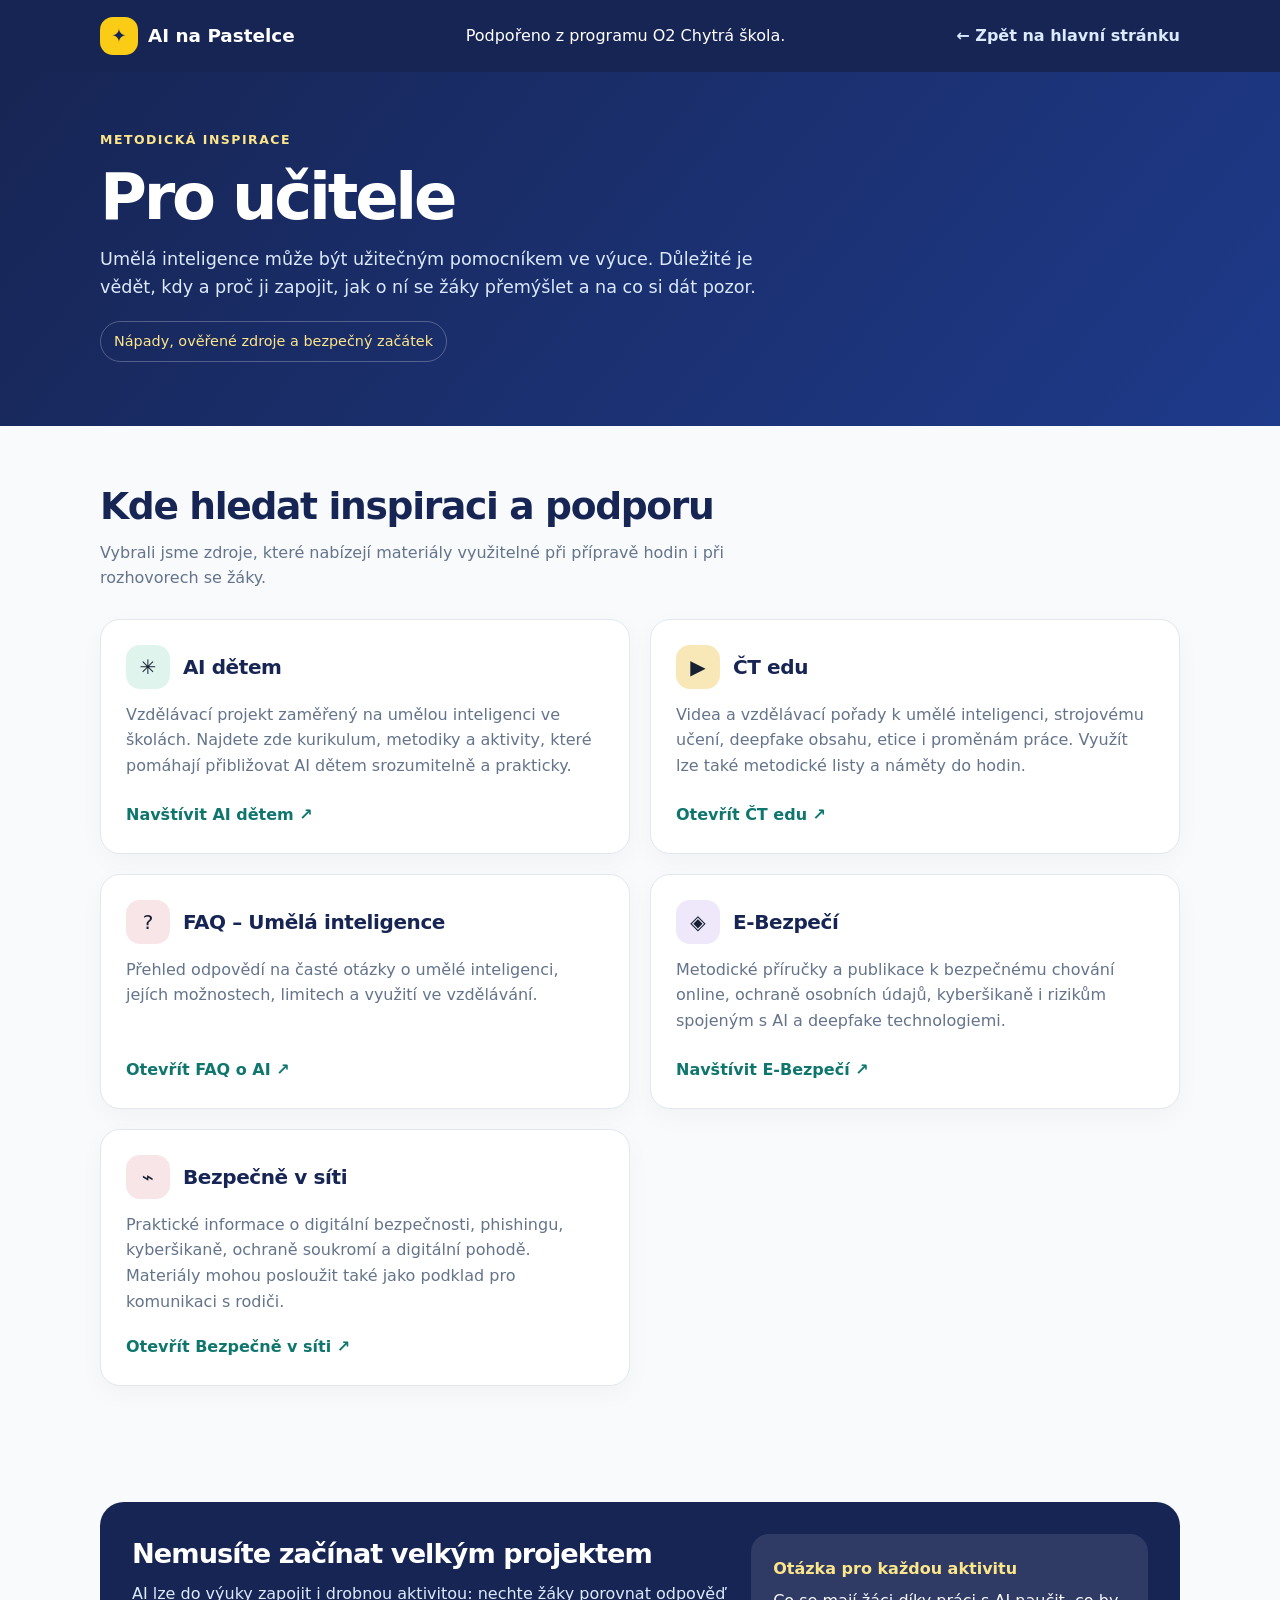
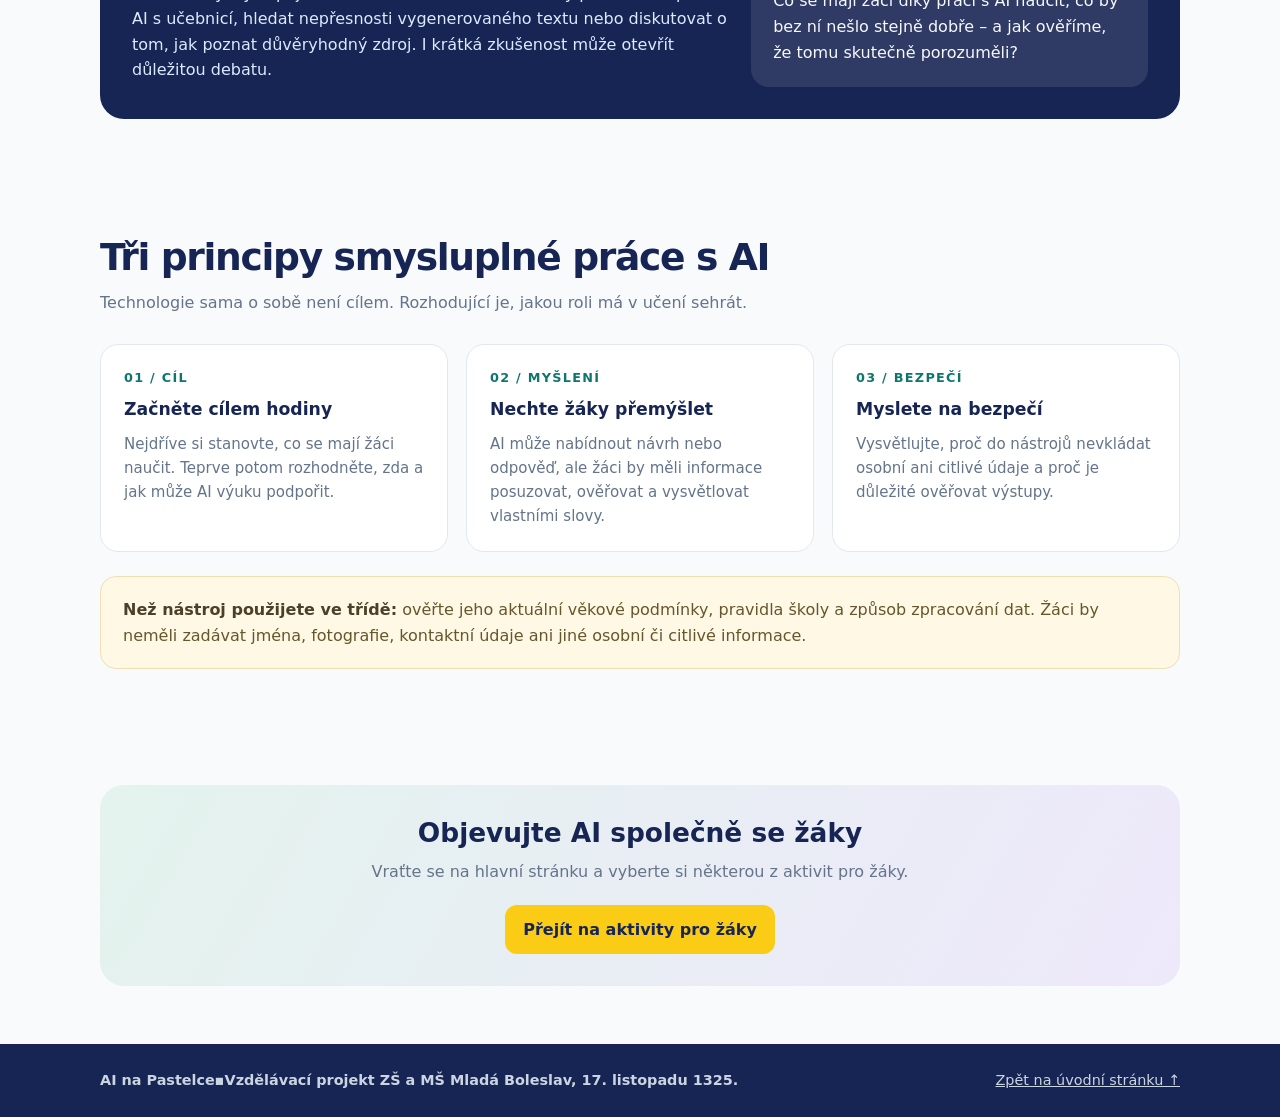
<file: pro-ucitele.html>
<!DOCTYPE html>
<html lang="cs">
<head>
<meta charset="UTF-8">
<meta name="viewport" content="width=device-width, initial-scale=1">
<meta name="description" content="Metodická inspirace a ověřené zdroje pro učitele, kteří chtějí smysluplně zapojovat umělou inteligenci do výuky.">
<title>Pro učitele | AI na Pastelce</title>
<style>
:root{--navy:#172554;--blue:#1e3a8a;--teal:#0f766e;--yellow:#facc15;--ink:#172033;--muted:#64748b;--paper:#f8fafc;--line:#e2e8f0;--white:#fff}
*{box-sizing:border-box}html{scroll-behavior:smooth}body{margin:0;background:var(--paper);color:var(--ink);font-family:system-ui,-apple-system,"Segoe UI",sans-serif;line-height:1.6}a{color:inherit}.wrap{width:min(1080px,calc(100% - 36px));margin:auto}
header{background:var(--navy);color:white}.nav{min-height:72px;display:flex;align-items:center;justify-content:space-between;gap:20px}.brand{font-weight:850;text-decoration:none;font-size:1.15rem;display:flex;gap:10px;align-items:center;color:white;letter-spacing:0}.brand span{display:grid;place-items:center;width:38px;height:38px;border-radius:13px;background:var(--yellow);color:var(--navy)}.back{color:#dbeafe;text-decoration:none;font-weight:650;font-size:1rem}.back:hover{text-decoration:underline}
.hero{padding:58px 0 64px;background:linear-gradient(130deg,#172554,#1e3a8a);color:white}.eyebrow{font-size:.78rem;text-transform:uppercase;letter-spacing:.12em;font-weight:850;color:#fde68a}.hero h1{font-size:clamp(2.4rem,6vw,4rem);line-height:1.05;letter-spacing:-.05em;color:white;max-width:760px;margin:14px 0}.hero p{font-size:1.1rem;max-width:700px;color:#dbeafe;margin:0}.hero-note{display:inline-block;margin-top:20px;padding:8px 13px;border:1px solid rgba(255,255,255,.25);border-radius:999px;font-size:.9rem;color:#fde68a;background:transparent}
section{padding:58px 0}.section-head{max-width:720px;margin-bottom:28px}.section-head h2{font-size:clamp(1.7rem,3vw,2.35rem);line-height:1.2;letter-spacing:-.035em;color:var(--navy);margin:0 0 10px}.section-head p{margin:0;color:var(--muted)}
.cards{display:grid;grid-template-columns:repeat(2,minmax(0,1fr));gap:20px}.card{background:var(--white);border:1px solid var(--line);border-radius:20px;padding:25px;box-shadow:0 8px 24px rgba(15,23,42,.035);display:flex;flex-direction:column;min-height:235px}.card-top{display:flex;align-items:center;gap:13px;margin-bottom:13px}.symbol{width:44px;height:44px;border-radius:14px;display:grid;place-items:center;font-size:1.25rem}.mint{background:#dff4ec}.gold{background:#f8e8b8}.lilac{background:#eee8fa}.rose{background:#f8e5e8}.card h3{margin:0;color:var(--navy);font-size:1.25rem;letter-spacing:-.02em}.card p{margin:0 0 20px;color:var(--muted)}.card a{margin-top:auto;font-weight:750;text-decoration:none;color:var(--teal)}.card a:hover{text-decoration:underline}
.feature{background:var(--navy);color:white;border-radius:24px;padding:32px;display:grid;grid-template-columns:1.2fr .8fr;gap:24px;align-items:center}.feature h2{font-size:1.7rem;line-height:1.2;letter-spacing:-.035em;margin:0 0 10px}.feature p{color:#dbeafe;margin:0}.feature-aside{background:rgba(255,255,255,.1);padding:22px;border-radius:18px;color:#f7f8fb}.feature-aside strong{display:block;margin-bottom:7px;color:#fde68a}
.principles{display:grid;grid-template-columns:repeat(3,minmax(0,1fr));gap:18px}.principle{padding:23px;border-radius:18px;background:white;border:1px solid var(--line)}.number{font-size:.8rem;font-weight:850;color:#0f766e;letter-spacing:.1em}.principle h3{margin:8px 0;color:var(--navy);font-size:1.08rem}.principle p{margin:0;color:var(--muted);font-size:.94rem}
.notice{margin-top:24px;background:#fff8e5;border:1px solid #f0dfb3;padding:20px 22px;border-radius:16px;color:#66562c}.notice strong{color:#4c4128}
.cta{background:linear-gradient(120deg,#e3f3ed,#eee8fb);padding:32px;border-radius:24px;text-align:center}.cta h2{color:var(--navy);font-size:1.65rem;line-height:1.2;margin:0 0 10px}.cta p{color:var(--muted);margin:0 0 20px}.button{display:inline-block;background:var(--yellow);color:var(--navy);text-decoration:none;padding:12px 18px;border-radius:12px;font-weight:850}.button:hover{filter:brightness(.96)}
footer{background:var(--navy);color:#cbd5e1;padding:25px 0;font-size:.9rem}.footer-inner{display:flex;justify-content:space-between;gap:15px;flex-wrap:wrap}.footer-inner span:first-child{font-weight:700}.footer-inner span:last-child{font-weight:400;color:#dbeafe;text-decoration:underline}
@media(max-width:700px){.cards,.principles,.feature{grid-template-columns:1fr}.nav{padding:14px 0;align-items:flex-start;flex-direction:column}.hero{padding:48px 0}.feature{padding:26px}.wrap{width:min(100% - 28px,1080px)}section{padding:44px 0}}
</style>
</head>
<body>
<header><div class="wrap nav"><a class="brand" href="index.html"><span>✦</span>AI na Pastelce</a><span>Podpořeno z programu O2 Chytrá škola.</span><a class="back" href="index.html">← Zpět na hlavní stránku</a></div></header>
<main>
<div class="hero"><div class="wrap"><div class="eyebrow">Metodická inspirace</div><h1>Pro učitele</h1><p>Umělá inteligence může být užitečným pomocníkem ve výuce. Důležité je vědět, kdy a proč ji zapojit, jak o ní se žáky přemýšlet a na co si dát pozor.</p><div class="hero-note">Nápady, ověřené zdroje a bezpečný začátek</div></div></div>
<section><div class="wrap"><div class="section-head"><h2>Kde hledat inspiraci a podporu</h2><p>Vybrali jsme zdroje, které nabízejí materiály využitelné při přípravě hodin i při rozhovorech se žáky.</p></div>
<div class="cards">
<article class="card"><div class="card-top"><div class="symbol mint">✳</div><h3>AI dětem</h3></div><p>Vzdělávací projekt zaměřený na umělou inteligenci ve školách. Najdete zde kurikulum, metodiky a aktivity, které pomáhají přibližovat AI dětem srozumitelně a prakticky.</p><a href="https://aidetem.cz/" target="_blank" rel="noopener noreferrer">Navštívit AI dětem ↗</a></article>
<article class="card"><div class="card-top"><div class="symbol gold">▶</div><h3>ČT edu</h3></div><p>Videa a vzdělávací pořady k umělé inteligenci, strojovému učení, deepfake obsahu, etice i proměnám práce. Využít lze také metodické listy a náměty do hodin.</p><a href="https://edu.ceskatelevize.cz/" target="_blank" rel="noopener noreferrer">Otevřít ČT edu ↗</a></article>
<article class="card"><div class="card-top"><div class="symbol rose">?</div><h3>FAQ – Umělá inteligence</h3></div><p>Přehled odpovědí na časté otázky o umělé inteligenci, jejích možnostech, limitech a využití ve vzdělávání.</p><a href="https://digitalizace.rvp.cz/napric-predmety/ai/faq-umela-inteligence" target="_blank" rel="noopener noreferrer">Otevřít FAQ o AI ↗</a></article>
<article class="card"><div class="card-top"><div class="symbol lilac">◈</div><h3>E-Bezpečí</h3></div><p>Metodické příručky a publikace k bezpečnému chování online, ochraně osobních údajů, kyberšikaně i rizikům spojeným s AI a deepfake technologiemi.</p><a href="https://www.e-bezpeci.cz/" target="_blank" rel="noopener noreferrer">Navštívit E-Bezpečí ↗</a></article>
<article class="card"><div class="card-top"><div class="symbol rose">⌁</div><h3>Bezpečně v síti</h3></div><p>Praktické informace o digitální bezpečnosti, phishingu, kyberšikaně, ochraně soukromí a digitální pohodě. Materiály mohou posloužit také jako podklad pro komunikaci s rodiči.</p><a href="https://www.bezpecnevsiti.cz/" target="_blank" rel="noopener noreferrer">Otevřít Bezpečně v síti ↗</a></article>
</div></div></section>
<section><div class="wrap"><div class="feature"><div><h2>Nemusíte začínat velkým projektem</h2><p>AI lze do výuky zapojit i drobnou aktivitou: nechte žáky porovnat odpověď AI s učebnicí, hledat nepřesnosti vygenerovaného textu nebo diskutovat o tom, jak poznat důvěryhodný zdroj. I krátká zkušenost může otevřít důležitou debatu.</p></div><div class="feature-aside"><strong>Otázka pro každou aktivitu</strong>Co se mají žáci díky práci s AI naučit, co by bez ní nešlo stejně dobře – a jak ověříme, že tomu skutečně porozuměli?</div></div></div></section>
<section><div class="wrap"><div class="section-head"><h2>Tři principy smysluplné práce s AI</h2><p>Technologie sama o sobě není cílem. Rozhodující je, jakou roli má v učení sehrát.</p></div><div class="principles">
<article class="principle"><div class="number">01 / CÍL</div><h3>Začněte cílem hodiny</h3><p>Nejdříve si stanovte, co se mají žáci naučit. Teprve potom rozhodněte, zda a jak může AI výuku podpořit.</p></article>
<article class="principle"><div class="number">02 / MYŠLENÍ</div><h3>Nechte žáky přemýšlet</h3><p>AI může nabídnout návrh nebo odpověď, ale žáci by měli informace posuzovat, ověřovat a vysvětlovat vlastními slovy.</p></article>
<article class="principle"><div class="number">03 / BEZPEČÍ</div><h3>Myslete na bezpečí</h3><p>Vysvětlujte, proč do nástrojů nevkládat osobní ani citlivé údaje a proč je důležité ověřovat výstupy.</p></article>
</div><div class="notice"><strong>Než nástroj použijete ve třídě:</strong> ověřte jeho aktuální věkové podmínky, pravidla školy a způsob zpracování dat. Žáci by neměli zadávat jména, fotografie, kontaktní údaje ani jiné osobní či citlivé informace.</div></div></section>
<section><div class="wrap"><div class="cta"><h2>Objevujte AI společně se žáky</h2><p>Vraťte se na hlavní stránku a vyberte si některou z aktivit pro žáky.</p><a class="button" href="index.html#objevuj">Přejít na aktivity pro žáky</a></div></div></section>
</main>
<footer><div class="wrap footer-inner"><span><strong>AI na Pastelce</strong>▪️Vzdělávací projekt ZŠ a MŠ Mladá Boleslav, 17. listopadu 1325.</span><a href="index.html">Zpět na úvodní stránku ↑</a></div></footer>
</body>
</html>
</file>
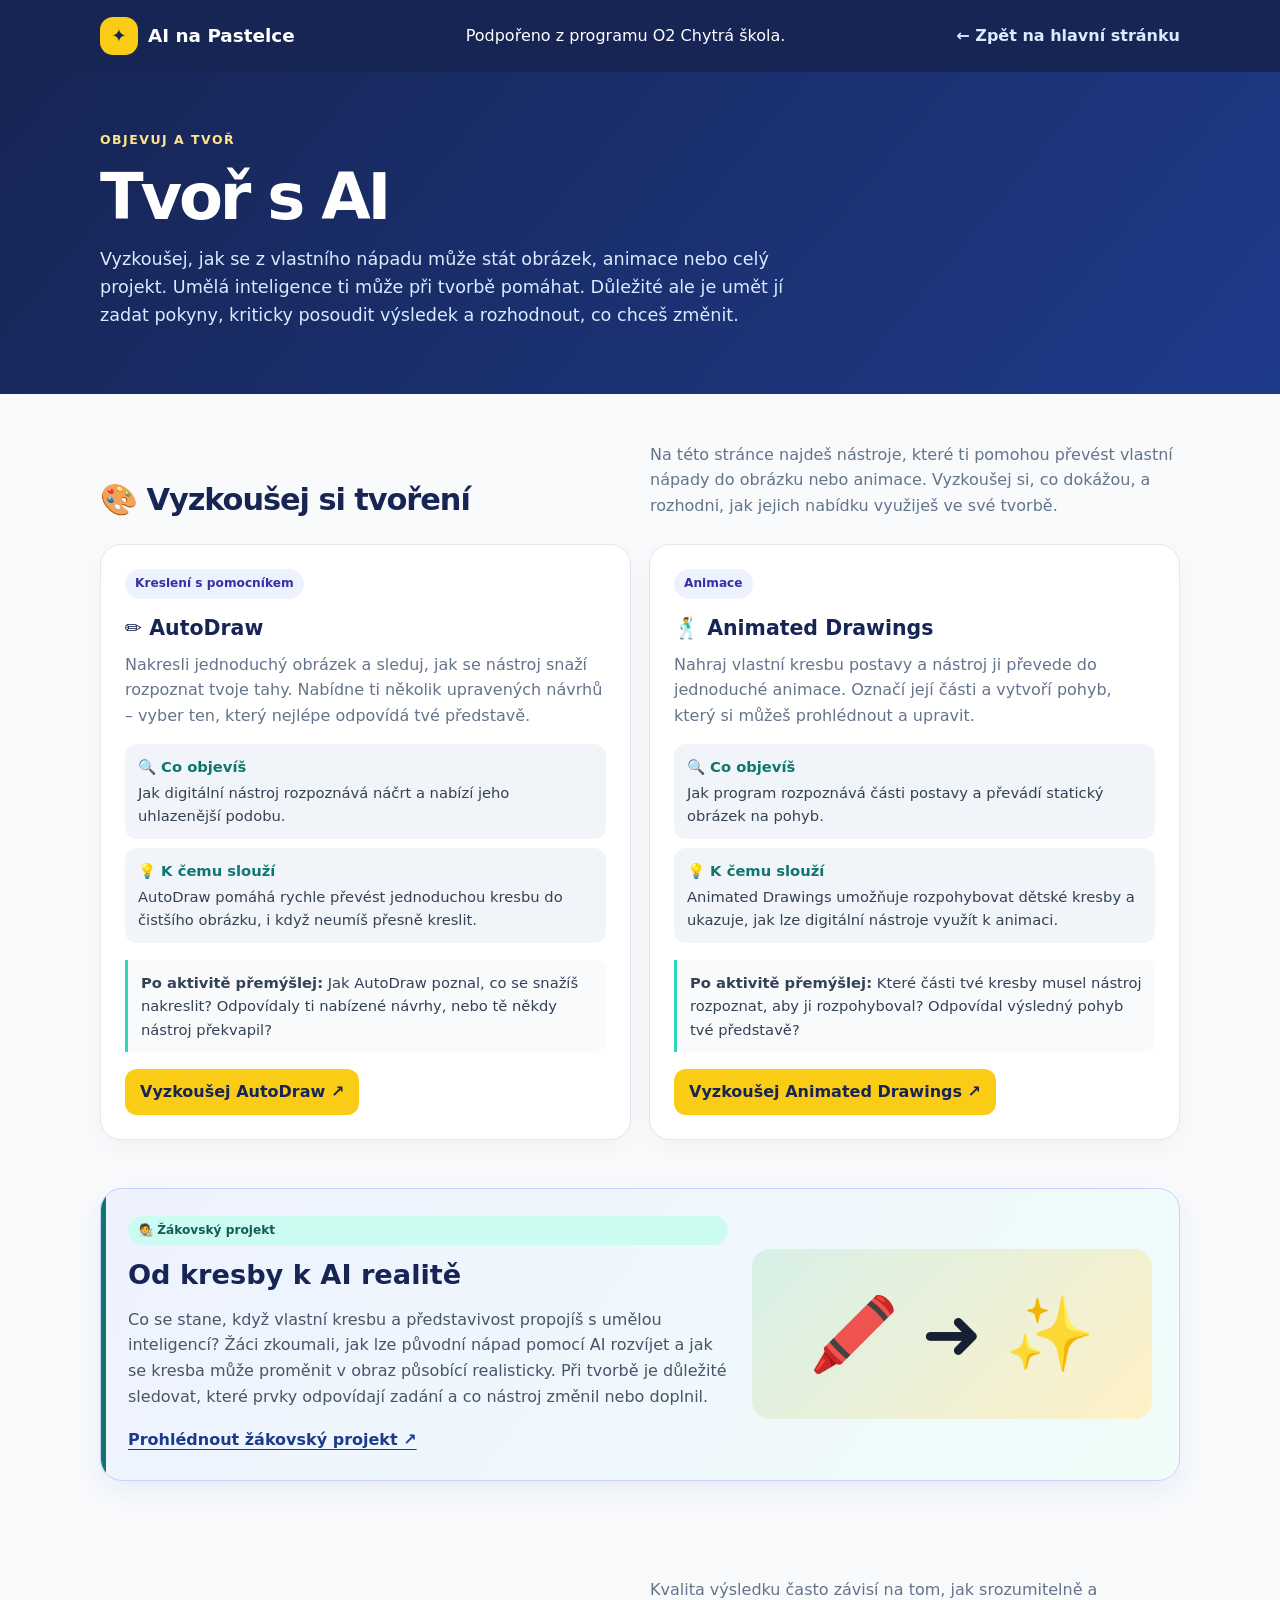
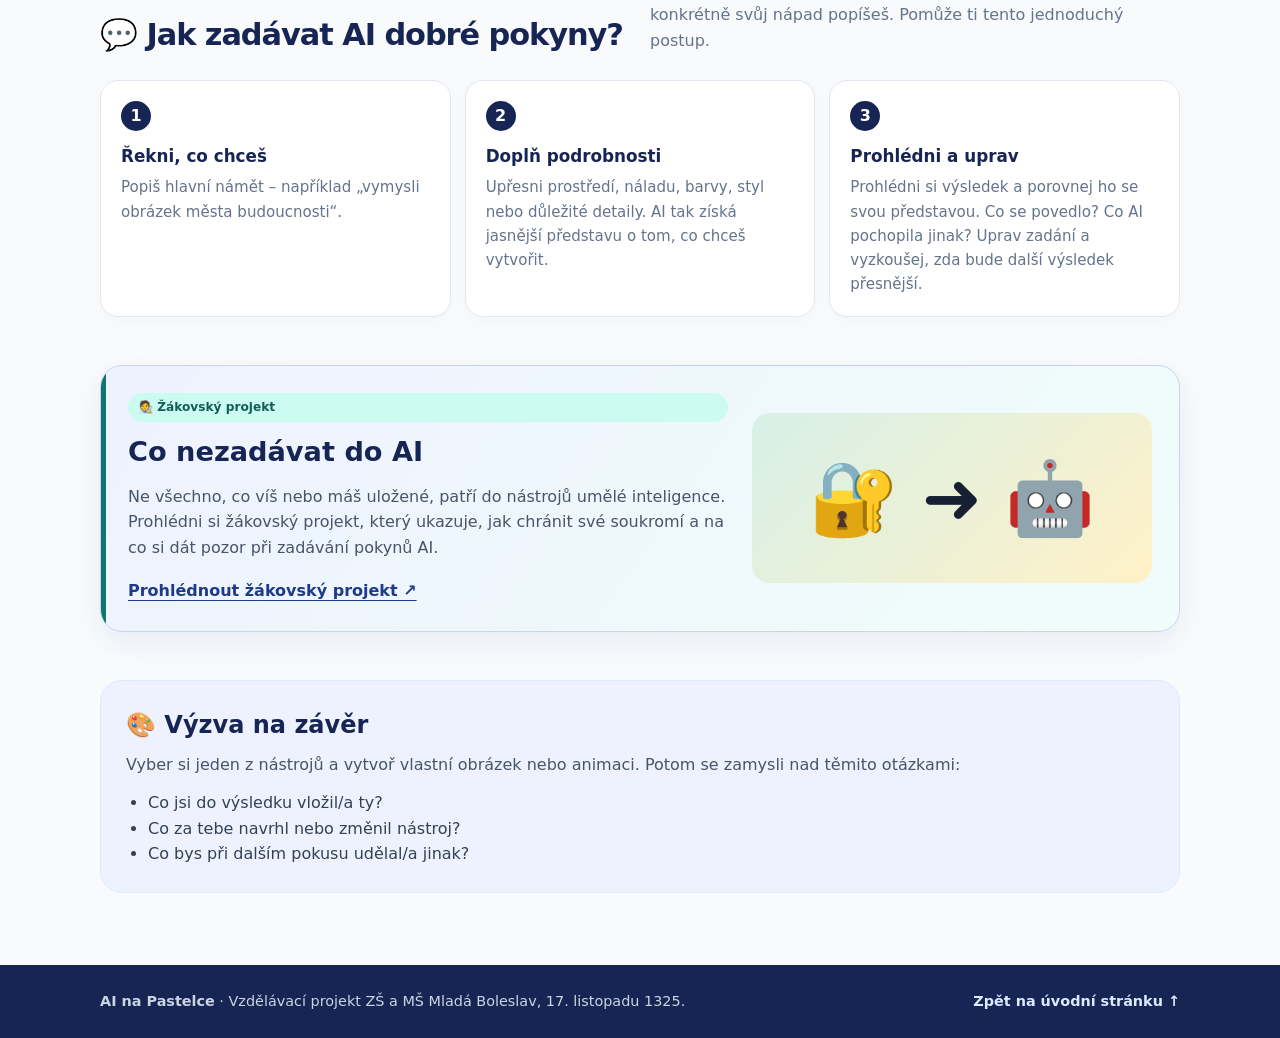
<file: tvor-s-ai.html>
<!DOCTYPE html>
<!-- Aktualizace pro GitHub Pages -->
<html lang="cs">
<head>
  <meta charset="UTF-8">
  <meta name="viewport" content="width=device-width, initial-scale=1.0">
  <meta name="description" content="Objevuj a tvoř AI na Pastelce – kreslení, animace, promyšlené zadávání pokynů a žákovské projekty s umělou inteligencí.">
  <title>Tvoř s AI | AI na Pastelce</title>
  <style>
    :root{--navy:#172554;--blue:#1e3a8a;--teal:#0f766e;--yellow:#facc15;--ink:#172033;--muted:#64748b;--paper:#f8fafc;--line:#e2e8f0;font-family:system-ui,-apple-system,"Segoe UI",sans-serif}
    *{box-sizing:border-box}html{scroll-behavior:smooth}body{margin:0;background:var(--paper);color:var(--ink);line-height:1.6}a{color:inherit}.wrap{width:min(1080px,calc(100% - 36px));margin:auto}
    header{background:var(--navy);color:white}.nav{min-height:72px;display:flex;align-items:center;justify-content:space-between;gap:20px}.brand{font-weight:850;text-decoration:none;font-size:1.15rem;display:flex;gap:10px;align-items:center}.mark{display:grid;place-items:center;width:38px;height:38px;border-radius:13px;background:var(--yellow);color:var(--navy)}.back{color:#dbeafe;text-decoration:none;font-weight:650}.back:hover{text-decoration:underline}
    .hero{background:linear-gradient(130deg,#172554,#1e3a8a);color:white;padding:58px 0 64px}.eyebrow{color:#fde68a;font-size:.78rem;font-weight:850;letter-spacing:.12em;text-transform:uppercase}.hero h1{font-size:clamp(2.4rem,6vw,4rem);line-height:1.05;letter-spacing:-.05em;margin:14px 0}.hero p{color:#dbeafe;max-width:700px;font-size:1.1rem;margin:0}.hero-note{display:inline-flex;margin-top:20px;padding:8px 13px;border:1px solid rgba(255,255,255,.25);border-radius:999px;color:#fde68a;font-size:.9rem}
    main{padding:0 0 24px}section{padding:48px 0}.section-head{display:flex;justify-content:space-between;gap:24px;align-items:end;margin-bottom:26px}.section-head h2{color:var(--navy);font-size:1.9rem;letter-spacing:-.035em;line-height:1.2;margin:0}.section-head p{max-width:530px;color:var(--muted);margin:0}
    .grid{display:grid;grid-template-columns:repeat(2,minmax(0,1fr));gap:18px}.card{background:white;border:1px solid var(--line);border-radius:21px;padding:24px;box-shadow:0 8px 24px rgba(15,23,42,.035);display:flex;flex-direction:column;align-items:flex-start;min-height:245px}.icon{width:48px;height:48px;border-radius:15px;display:grid;place-items:center;font-size:1.45rem;margin-bottom:15px}.mint{background:#ccfbf1}.gold{background:#fef3c7}.lilac{background:#ede9fe}.rose{background:#ffe4e6}.tag{align-self:flex-start;border-radius:999px;padding:5px 10px;background:#eef2ff;color:#3730a3;font-size:.76rem;font-weight:800;letter-spacing:0;text-transform:none;margin-bottom:8px}.card h3{color:var(--navy);font-size:1.28rem;margin:5px 0 7px}.card p{color:var(--muted);margin:0 0 16px}.details{display:grid;gap:9px;margin:0 0 17px;width:100%}.detail{background:#f1f5f9;border-radius:12px;padding:11px 13px;color:#334155;font-size:.92rem}.detail strong{display:block;color:var(--teal);margin-bottom:2px}.learn{background:#f8fafc;border-left:3px solid #2dd4bf;padding:11px 13px;border-radius:0 10px 10px 0;color:#334155;font-size:.92rem;margin:0 0 17px;width:100%}.link{margin-top:auto;display:inline-flex;align-items:center;text-decoration:none;background:var(--yellow);color:var(--navy);font-weight:850;padding:10px 15px;border-radius:12px}.link:hover,.button:hover{filter:brightness(.96)}.project-link{display:inline-flex;margin-top:18px;color:var(--blue);font-weight:850;text-decoration:underline;text-underline-offset:4px}.project-link:hover{color:var(--teal)}
    .feature{background:linear-gradient(125deg,#eef2ff 0%,#f0fdfa 100%);border:1px solid #c7d2fe;border-radius:22px;padding:27px;display:grid;grid-template-columns:1.2fr .8fr;gap:24px;align-items:center;box-shadow:0 10px 28px rgba(30,58,138,.07);position:relative;overflow:hidden}.feature:before{content:"";position:absolute;left:0;top:0;bottom:0;width:5px;background:var(--teal)}.feature .tag{background:#ccfbf1;color:#115e59}.feature h2{margin:0 0 10px;color:var(--navy);font-size:1.7rem}.feature p{margin:0;color:#475569}.feature-art{background:linear-gradient(135deg,#d7f0e8,#fff1c7);border-radius:18px;min-height:170px;display:grid;place-items:center;font-size:4.5rem}
    .steps{display:grid;grid-template-columns:repeat(3,1fr);gap:14px}.step{background:white;border:1px solid var(--line);border-radius:18px;padding:20px;box-shadow:0 5px 18px rgba(15,23,42,.025)}.num{width:30px;height:30px;border-radius:50%;background:var(--navy);color:white;display:grid;place-items:center;font-weight:800;margin-bottom:12px}.step h3{margin:0 0 6px;color:var(--navy);font-size:1.05rem}.step p{margin:0;color:var(--muted);font-size:.94rem}.notice{border-left:4px solid #e5bd4e;background:#fff8e5;padding:17px 20px;border-radius:0 14px 14px 0;color:#66562c;margin-top:22px}
    .gallery{display:grid;grid-template-columns:repeat(3,1fr);gap:16px}.gallery article{background:white;border:1px solid var(--line);border-radius:18px;padding:22px;box-shadow:0 5px 18px rgba(15,23,42,.025)}.gallery .emoji{font-size:2rem}.gallery h3{margin:10px 0 6px;color:var(--navy);font-size:1.08rem}.gallery p{margin:0;color:var(--muted);font-size:.94rem}
    .reflection{background:#eef2ff;border:1px solid #dbeafe;border-radius:22px;padding:25px;margin-top:0}.reflection h2{color:var(--navy);margin:0 0 8px}.reflection p{color:#475569;margin:0}.reflection ul{margin:12px 0 0;padding-left:22px;color:#334155}
    footer{background:var(--navy);color:#cbd5e1;padding:25px 0;font-size:.9rem}.foot{display:flex;justify-content:space-between;gap:15px;flex-wrap:wrap}.foot a{color:#dbeafe;text-decoration:none;font-weight:650}.foot a:hover{text-decoration:underline}
    @media(max-width:700px){.nav{padding:14px 0;align-items:flex-start;flex-direction:column}.section-head{display:block}.section-head p{margin-top:8px}.grid,.feature,.steps,.gallery{grid-template-columns:1fr}.hero{padding:48px 0}.wrap{width:min(100% - 28px,1080px)}}
  </style>
</head>
<body>
  <header><div class="wrap nav"><a class="brand" href="index.html"><span class="mark">✦</span>AI na Pastelce</a><span>Podpořeno z programu O2 Chytrá škola.</span><a class="back" href="index.html">← Zpět na hlavní stránku</a></div></header>
  <main>
    <section class="hero"><div class="wrap"><div class="eyebrow">Objevuj a tvoř</div><h1>Tvoř s AI</h1><p>Vyzkoušej, jak se z vlastního nápadu může stát obrázek, animace nebo celý projekt. Umělá inteligence ti může při tvorbě pomáhat. Důležité ale je umět jí zadat pokyny, kriticky posoudit výsledek a rozhodnout, co chceš změnit.</p></div></section>

    <section><div class="wrap"><div class="section-head"><h2>🎨 Vyzkoušej si tvoření</h2><p>Na této stránce najdeš nástroje, které ti pomohou převést vlastní nápady do obrázku nebo animace. Vyzkoušej si, co dokážou, a rozhodni, jak jejich nabídku využiješ ve své tvorbě.</p></div>
      <div class="grid">
        <article class="card"><div class="tag">Kreslení s pomocníkem</div><h3>✏️ AutoDraw</h3><p>Nakresli jednoduchý obrázek a sleduj, jak se nástroj snaží rozpoznat tvoje tahy. Nabídne ti několik upravených návrhů – vyber ten, který nejlépe odpovídá tvé představě.</p><div class="details"><div class="detail"><strong>🔍 Co objevíš</strong>Jak digitální nástroj rozpoznává náčrt a nabízí jeho uhlazenější podobu.</div><div class="detail"><strong>💡 K čemu slouží</strong>AutoDraw pomáhá rychle převést jednoduchou kresbu do čistšího obrázku, i když neumíš přesně kreslit.</div></div><div class="learn"><strong>Po aktivitě přemýšlej:</strong> Jak AutoDraw poznal, co se snažíš nakreslit? Odpovídaly ti nabízené návrhy, nebo tě někdy nástroj překvapil?</div><a class="link" href="https://www.autodraw.com/" target="_blank" rel="noopener noreferrer">Vyzkoušej AutoDraw ↗</a></article>
        <article class="card"><div class="tag">Animace</div><h3>🕺 Animated Drawings</h3><p>Nahraj vlastní kresbu postavy a nástroj ji převede do jednoduché animace. Označí její části a vytvoří pohyb, který si můžeš prohlédnout a upravit.</p><div class="details"><div class="detail"><strong>🔍 Co objevíš</strong>Jak program rozpoznává části postavy a převádí statický obrázek na pohyb.</div><div class="detail"><strong>💡 K čemu slouží</strong>Animated Drawings umožňuje rozpohybovat dětské kresby a ukazuje, jak lze digitální nástroje využít k animaci.</div></div><div class="learn"><strong>Po aktivitě přemýšlej:</strong> Které části tvé kresby musel nástroj rozpoznat, aby ji rozpohyboval? Odpovídal výsledný pohyb tvé představě?</div><a class="link" href="https://sketch.metademolab.com/" target="_blank" rel="noopener noreferrer">Vyzkoušej Animated Drawings ↗</a></article>
      </div>
    </div></section>

    <section style="padding-top:0"><div class="wrap"><div class="feature"><div><div class="tag">🧑‍🎨 Žákovský projekt</div><h2>Od kresby k AI realitě</h2><p>Co se stane, když vlastní kresbu a představivost propojíš s umělou inteligencí? Žáci zkoumali, jak lze původní nápad pomocí AI rozvíjet a jak se kresba může proměnit v obraz působící realisticky. Při tvorbě je důležité sledovat, které prvky odpovídají zadání a co nástroj změnil nebo doplnil.</p>
          <a class="project-link" href="https://zspastelka.github.io/Od-kresby-k-AI-realit-/" target="_blank" rel="noopener noreferrer">Prohlédnout žákovský projekt ↗</a></div><div class="feature-art" aria-hidden="true">🖍️ ➜ ✨</div></div></div></section>

    <section><div class="wrap"><div class="section-head"><h2>💬 Jak zadávat AI dobré pokyny?</h2><p>Kvalita výsledku často závisí na tom, jak srozumitelně a konkrétně svůj nápad popíšeš. Pomůže ti tento jednoduchý postup.</p></div><div class="steps">
      <article class="step"><div class="num">1</div><h3>Řekni, co chceš</h3><p>Popiš hlavní námět – například „vymysli obrázek města budoucnosti“.</p></article>
      <article class="step"><div class="num">2</div><h3>Doplň podrobnosti</h3><p>Upřesni prostředí, náladu, barvy, styl nebo důležité detaily. AI tak získá jasnější představu o tom, co chceš vytvořit.</p></article>
      <article class="step"><div class="num">3</div><h3>Prohlédni a uprav</h3><p>Prohlédni si výsledek a porovnej ho se svou představou. Co se povedlo? Co AI pochopila jinak? Uprav zadání a vyzkoušej, zda bude další výsledek přesnější.</p></article>
    </div></div></section>

    <section style="padding-top:0"><div class="wrap"><div class="feature"><div><div class="tag">🧑‍🎨 Žákovský projekt</div><h2>Co nezadávat do AI</h2><p>Ne všechno, co víš nebo máš uložené, patří do nástrojů umělé inteligence. Prohlédni si žákovský projekt, který ukazuje, jak chránit své soukromí a na co si dát pozor při zadávání pokynů AI.</p>
          <a class="project-link" href="https://zspastelka.github.io/Co-nezadavat-do-AI/" target="_blank" rel="noopener noreferrer">Prohlédnout žákovský projekt ↗</a></div><div class="feature-art" aria-hidden="true">🔐 ➜ 🤖</div></div></div></section>

    <section style="padding-top:0"><div class="wrap"><div class="reflection"><h2>🎨 Výzva na závěr</h2><p>Vyber si jeden z nástrojů a vytvoř vlastní obrázek nebo animaci. Potom se zamysli nad těmito otázkami:</p><ul><li>Co jsi do výsledku vložil/a ty?</li><li>Co za tebe navrhl nebo změnil nástroj?</li><li>Co bys při dalším pokusu udělal/a jinak?</li></ul></div></div></section>
  </main>
  <footer><div class="wrap foot"><span><strong>AI na Pastelce</strong> · Vzdělávací projekt ZŠ a MŠ Mladá Boleslav, 17. listopadu 1325.</span><a href="index.html">Zpět na úvodní stránku ↑</a></div></footer>
</body>
</html>
</file>
<file: style.css>
/* AI na Pastelce – společný vizuální základ
   Barvy, typografie a opakující se prvky pro všechny podstránky.
   Verze 1.0
*/
:root {
  color-scheme: light;
  --navy: #172554;
  --blue: #1e3a8a;
  --teal: #0f766e;
  --yellow: #facc15;
  --ink: #172033;
  --muted: #64748b;
  --paper: #f8fafc;
  --white: #ffffff;
  --line: #e2e8f0;
  --mint: #ccfbf1;
  --gold: #fef3c7;
  --lilac: #ede9fe;
  --rose: #ffe4e6;
  --sky: #dbeafe;
  --green: #dcfce7;
  --radius-sm: 12px;
  --radius-md: 16px;
  --radius-lg: 22px;
  --radius-xl: 28px;
  --shadow-card: 0 8px 26px rgba(15, 23, 42, 0.05);
  --shadow-hover: 0 14px 32px rgba(15, 23, 42, 0.10);
  --content-width: 1120px;
  font-family: Inter, ui-sans-serif, system-ui, -apple-system, BlinkMacSystemFont, "Segoe UI", sans-serif;
}

* { box-sizing: border-box; }
html { scroll-behavior: smooth; }
body {
  margin: 0;
  color: var(--ink);
  background: var(--paper);
  font-family: inherit;
  line-height: 1.6;
}
a { color: inherit; }
a:focus-visible, button:focus-visible {
  outline: 3px solid var(--yellow);
  outline-offset: 3px;
}
img { max-width: 100%; height: auto; }

/* Společné stavební prvky – používej stejné třídy na všech stránkách. */
.site-container {
  width: min(var(--content-width), calc(100% - 40px));
  margin-inline: auto;
}
.site-header {
  background: var(--navy);
  color: var(--white);
}
.site-nav {
  min-height: 76px;
  display: flex;
  align-items: center;
  justify-content: space-between;
  gap: 24px;
}
.site-brand {
  display: inline-flex;
  align-items: center;
  gap: 12px;
  color: var(--white);
  text-decoration: none;
  font-size: 1.18rem;
  font-weight: 800;
  letter-spacing: -.03em;
}
.site-brand-mark {
  display: grid;
  place-items: center;
  width: 42px;
  height: 42px;
  border-radius: 14px;
  background: var(--yellow);
  color: var(--navy);
  font-size: 1.35rem;
}
.site-links {
  display: flex;
  flex-wrap: wrap;
  gap: 22px;
}
.site-links a {
  color: #dbeafe;
  text-decoration: none;
  font-size: .94rem;
  font-weight: 600;
}
.site-links a:hover { color: var(--yellow); }

.site-hero {
  padding: 72px 0 78px;
  color: var(--white);
  background:
    radial-gradient(circle at 84% 20%, rgba(45, 212, 191, .20), transparent 27%),
    linear-gradient(135deg, var(--navy), var(--blue));
}
.site-eyebrow {
  display: inline-flex;
  align-items: center;
  gap: 8px;
  color: #fde68a;
  font-size: .76rem;
  font-weight: 800;
  letter-spacing: .12em;
  text-transform: uppercase;
}
.site-hero h1 {
  max-width: 760px;
  margin: 16px 0 20px;
  font-size: clamp(2.5rem, 6vw, 4.5rem);
  line-height: 1.05;
  letter-spacing: -.05em;
}
.site-hero p {
  max-width: 700px;
  margin: 0;
  color: #dbeafe;
  font-size: 1.12rem;
}
.site-button {
  display: inline-flex;
  align-items: center;
  justify-content: center;
  gap: 8px;
  padding: 12px 19px;
  border: 0;
  border-radius: var(--radius-sm);
  background: var(--yellow);
  color: var(--navy);
  text-decoration: none;
  font-weight: 800;
  transition: transform .2s ease, box-shadow .2s ease;
}
.site-button:hover {
  transform: translateY(-2px);
  box-shadow: var(--shadow-hover);
}
.site-section { padding: 64px 0; }
.site-section-heading { margin: 0 0 26px; }
.site-section-heading h2 {
  margin: 0;
  color: var(--navy);
  font-size: clamp(1.8rem, 4vw, 2.5rem);
  line-height: 1.2;
  letter-spacing: -.04em;
}
.site-section-heading p {
  max-width: 650px;
  margin: 10px 0 0;
  color: var(--muted);
}
.site-grid {
  display: grid;
  grid-template-columns: repeat(3, minmax(0, 1fr));
  gap: 18px;
}
.site-card {
  min-width: 0;
  padding: 25px;
  border: 1px solid var(--line);
  border-radius: var(--radius-lg);
  background: var(--white);
  box-shadow: var(--shadow-card);
}
.site-card h3 {
  margin: 0 0 8px;
  color: var(--navy);
  font-size: 1.2rem;
}
.site-card p { margin: 0; color: var(--muted); }
.site-card-link {
  display: inline-block;
  margin-top: 17px;
  color: var(--teal);
  font-weight: 800;
  text-decoration: none;
}
.site-card-link:hover { text-decoration: underline; }
.site-footer {
  padding: 28px 0;
  background: var(--navy);
  color: #cbd5e1;
}
.site-footer-inner {
  display: flex;
  flex-wrap: wrap;
  align-items: center;
  justify-content: space-between;
  gap: 18px;
}
.site-footer strong { color: var(--white); }
.site-muted { color: #94a3b8; font-size: .88rem; }

@media (max-width: 760px) {
  .site-container { width: min(100% - 28px, var(--content-width)); }
  .site-nav {
    align-items: flex-start;
    flex-direction: column;
    padding-block: 16px;
  }
  .site-links { gap: 12px 18px; }
  .site-hero { padding: 54px 0 60px; }
  .site-section { padding: 50px 0; }
  .site-grid { grid-template-columns: 1fr; }
}


/* Specifické rozvržení úvodní stránky – sdílí barvy a základní prvky výše. */
.site-hero { overflow: hidden; }
.hero-grid { display: grid; grid-template-columns: 1.2fr .8fr; align-items: center; gap: 44px; }
.site-hero p { margin: 0 0 30px; }
.hero-art { min-height: 280px; display: grid; place-items: center; position: relative; }
.orbit { width: min(290px, 75vw); aspect-ratio: 1; border: 1px solid rgba(255,255,255,.22); border-radius: 50%; display: grid; place-items: center; position: relative; background: rgba(255,255,255,.06); }
.orbit:before, .orbit:after { content: ""; position: absolute; border: 1px dashed rgba(255,255,255,.28); border-radius: 50%; inset: 22px; }
.orbit:after { inset: 52px; }
.ai-core { width: 128px; height: 128px; display: grid; place-items: center; border-radius: 36px; background: var(--yellow); color: var(--navy); font-size: 2.4rem; font-weight: 900; transform: rotate(-7deg); box-shadow: 0 18px 40px rgba(0,0,0,.2); z-index: 1; }
.bubble { position: absolute; display: grid; place-items: center; width: 54px; height: 54px; border-radius: 18px; font-size: 1.5rem; box-shadow: 0 10px 25px rgba(0,0,0,.15); }
.b1 { top: 12px; left: 38px; background: var(--mint); }
.b2 { right: 8px; top: 72px; background: var(--lilac); }
.b3 { bottom: 12px; left: 54px; background: var(--rose); }
.b4 { bottom: 34px; right: 26px; background: var(--sky); }
.site-section-heading { display: flex; justify-content: space-between; align-items: end; gap: 24px; margin-bottom: 28px; }
.site-grid { grid-template-columns: repeat(3, minmax(0, 1fr)); }
.site-card { min-height: 220px; }
.card-icon { width: 54px; height: 54px; display: grid; place-items: center; border-radius: 17px; font-size: 1.65rem; margin-bottom: 18px; }
.mint { background: var(--mint); } .gold { background: var(--gold); } .lilac { background: var(--lilac); } .rose { background: var(--rose); } .sky { background: var(--sky); } .green { background: var(--green); }
.feature { background: #eef2ff; }
.feature-box { display: grid; grid-template-columns: 1fr 1fr; gap: 30px; align-items: center; background: var(--white); border: 1px solid #dbeafe; border-radius: var(--radius-xl); padding: 34px; }
.feature h2 { color: var(--navy); font-size: clamp(1.8rem, 4vw, 2.5rem); line-height: 1.1; margin: 0 0 14px; letter-spacing: -.04em; }
.feature p { color: var(--muted); margin: 0 0 20px; }
.feature .site-eyebrow { color: var(--teal); }
.mission-art { min-height: 220px; display: grid; place-items: center; border-radius: var(--radius-lg); background: linear-gradient(135deg, var(--mint), var(--sky) 55%, var(--lilac)); font-size: 5rem; }
.audience { display: grid; grid-template-columns: repeat(2, minmax(0, 1fr)); gap: 18px; }
.audience .site-card { min-height: 0; }
@media (max-width: 760px) {
  .hero-grid, .feature-box { grid-template-columns: 1fr; }
  .hero-art { min-height: 240px; }
  .site-section-heading { display: block; }
  .site-section-heading > p { margin-top: 10px; }
  .audience { grid-template-columns: 1fr; }
}


/* Oprava a výslovné zobrazení původní ilustrace v úvodním banneru. */
.site-hero .hero-grid {
  display: grid;
  grid-template-columns: minmax(0, 1.2fr) minmax(280px, .8fr);
  align-items: center;
  gap: 44px;
}
.site-hero .hero-art {
  display: grid;
  place-items: center;
  min-width: 0;
  min-height: 300px;
  visibility: visible;
  opacity: 1;
}
.site-hero .orbit {
  display: grid;
  place-items: center;
  position: relative;
  width: min(290px, 75vw);
  aspect-ratio: 1;
  overflow: visible;
  border: 1px solid rgba(255,255,255,.28);
  border-radius: 50%;
  background: rgba(255,255,255,.07);
}
.site-hero .orbit::before,
.site-hero .orbit::after {
  content: "";
  position: absolute;
  inset: 22px;
  border: 1px dashed rgba(255,255,255,.34);
  border-radius: 50%;
  pointer-events: none;
}
.site-hero .orbit::after { inset: 52px; }
.site-hero .ai-core {
  position: relative;
  z-index: 2;
  display: grid;
  place-items: center;
  width: 128px;
  height: 128px;
  border-radius: 36px;
  background: var(--yellow);
  color: var(--navy);
  font-size: 2.4rem;
  font-weight: 900;
  transform: rotate(-7deg);
  box-shadow: 0 18px 40px rgba(0,0,0,.2);
}
.site-hero .bubble {
  position: absolute;
  z-index: 3;
  display: grid;
  place-items: center;
  width: 54px;
  height: 54px;
  border-radius: 18px;
  font-size: 1.5rem;
  box-shadow: 0 10px 25px rgba(0,0,0,.15);
}
.site-hero .b1 { top: 12px; left: 38px; background: var(--mint); }
.site-hero .b2 { top: 72px; right: 8px; background: var(--lilac); }
.site-hero .b3 { bottom: 12px; left: 54px; background: var(--rose); }
.site-hero .b4 { right: 26px; bottom: 34px; background: var(--sky); }
@media (max-width: 760px) {
  .site-hero .hero-grid { grid-template-columns: 1fr; }
  .site-hero .hero-art { min-height: 250px; margin-top: 8px; }
}


/* Podstránka: Hraj si s AI */
.activity-nav { min-height: 76px; }
.activity-back, .activity-footer-link { color: #dbeafe; text-decoration: none; font-weight: 700; }
.activity-back:hover, .activity-footer-link:hover { color: var(--yellow); }
.activity-hero { padding-block: 58px 64px; }
.activity-hero h1 { margin-bottom: 14px; }
.activity-main { padding-block: 48px 70px; }
.activity-intro { margin-bottom: 28px; }
.activity-intro > div { max-width: 760px; }
.activity-intro h2 { font-size: clamp(1.8rem, 4vw, 2.3rem); }
.activity-group { margin: 38px 0; }
.activity-group-title { display: flex; align-items: center; gap: 14px; margin-bottom: 18px; }
.activity-group-icon { flex: 0 0 52px; width: 52px; height: 52px; display: grid; place-items: center; border-radius: 16px; font-size: 1.6rem; }
.activity-group-title h2 { margin: 0; color: var(--navy); font-size: 1.55rem; letter-spacing: -.03em; }
.activity-group-title p { margin: 3px 0 0; color: var(--muted); }
.activity-grid { display: grid; grid-template-columns: repeat(2, minmax(0, 1fr)); gap: 18px; }
.activity-card { display: flex; flex-direction: column; min-height: 300px; }
.activity-card h3 { margin: 13px 0 8px; font-size: 1.3rem; }
.activity-card p { margin-bottom: 16px; }
.activity-tag { align-self: flex-start; border-radius: 999px; padding: 5px 11px; background: #eef2ff; color: #3730a3; font-size: .76rem; font-weight: 800; }
.activity-reflection { margin: auto 0 18px; padding: 12px 14px; border-left: 3px solid #2dd4bf; border-radius: 0 11px 11px 0; background: #f8fafc; color: #334155; font-size: .93rem; }
.activity-button { align-self: flex-start; }
.activity-challenge { margin-top: 42px; padding: 26px; border: 1px solid #dbeafe; border-radius: var(--radius-lg); background: #eef2ff; }
.activity-challenge h2 { margin: 0 0 8px; color: var(--navy); }
.activity-challenge p { margin: 0; color: #475569; }
.activity-challenge ul { margin: 12px 0 0; padding-left: 22px; color: #334155; }
@media (max-width: 700px) {
  .activity-back { padding-bottom: 4px; }
  .activity-main { padding-block: 38px 54px; }
  .activity-grid { grid-template-columns: 1fr; }
  .activity-group-title { align-items: flex-start; }
}


/* Cílené doladění ikon a karet na stránce Hraj si s AI. */
.activity-group > .activity-group-title {
  display: grid !important;
  grid-template-columns: 52px minmax(0, 1fr);
  align-items: center;
  gap: 14px;
}
.activity-group > .activity-group-title > .activity-group-icon {
  display: grid !important;
  width: 52px !important;
  min-width: 52px;
  height: 52px !important;
  min-height: 52px;
  padding: 0;
  place-items: center;
  border-radius: 16px;
  line-height: 1;
}
.activity-group-title > div:last-child { min-width: 0; }
.activity-card { min-height: 0; }

@media (max-width: 700px) {
  .activity-group > .activity-group-title {
    grid-template-columns: 44px minmax(0, 1fr);
    align-items: center;
    gap: 12px;
  }
  .activity-group > .activity-group-title > .activity-group-icon {
    width: 44px !important;
    min-width: 44px;
    height: 44px !important;
    min-height: 44px;
  }
  .activity-card { padding: 20px; }
}
</file>
